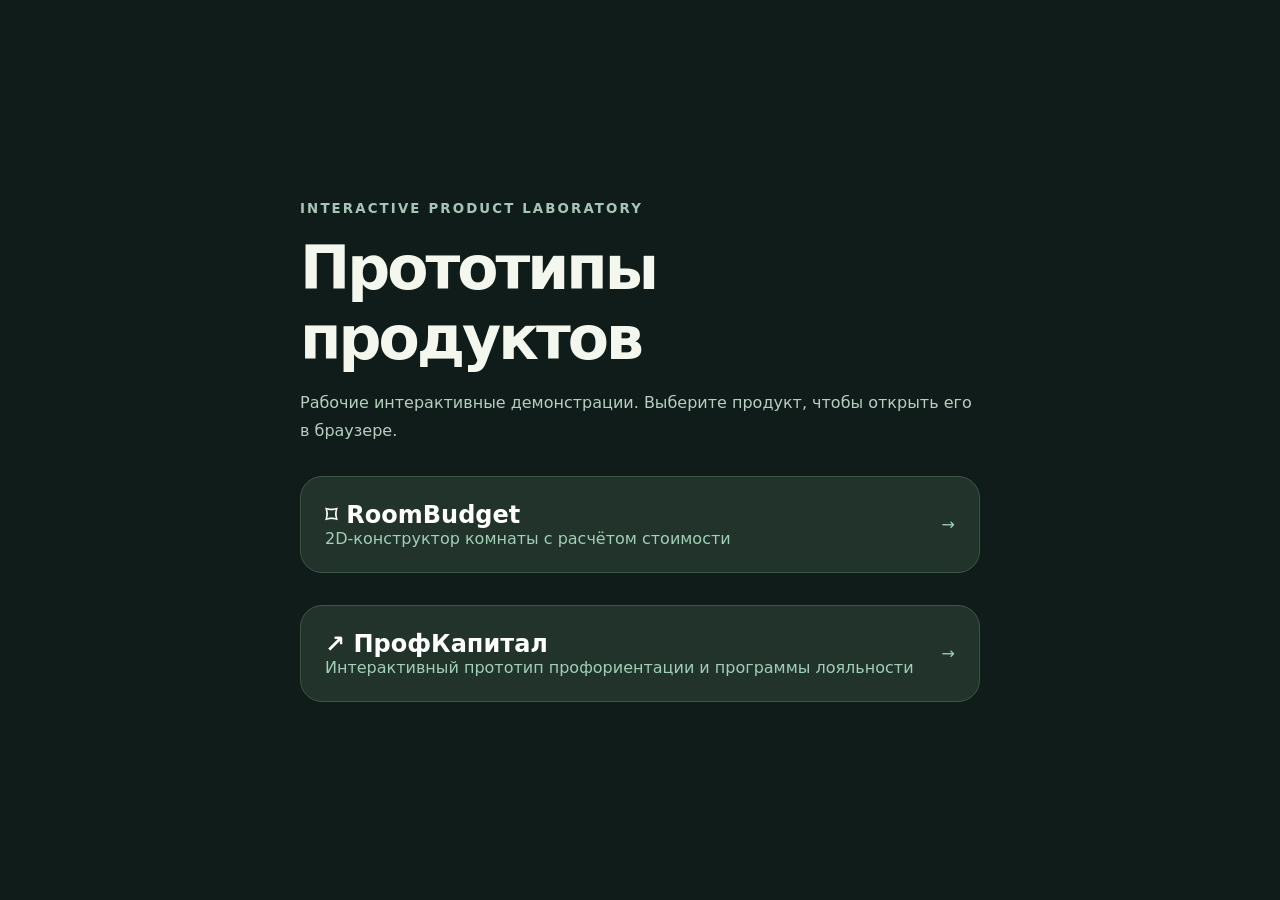
<file: index.html>
<!doctype html>
<html lang="ru">
<head>
<meta charset="UTF-8"><meta name="viewport" content="width=device-width, initial-scale=1">
<title>Product Prototypes</title>
<style>body{font-family:system-ui,-apple-system,sans-serif;background:#101c19;color:#f3f7ed;min-height:100vh;display:grid;place-items:center;margin:0;padding:24px;box-sizing:border-box}main{max-width:680px;width:100%}small{color:#a6c5b7;letter-spacing:.16em;text-transform:uppercase;font-weight:800}h1{font-size:clamp(32px,6vw,60px);letter-spacing:-.05em;margin:16px 0}p{line-height:1.7;color:#b8cec1}.card{display:flex;align-items:center;justify-content:space-between;gap:20px;background:#21332b;border:1px solid #3a5847;border-radius:22px;padding:24px;text-decoration:none;color:#fff;margin-top:32px}.card strong{display:block;font-size:24px}.card span{color:#a1cfb7}.card:hover{background:#2b4438}</style>
</head>
<body><main><small>Interactive product laboratory</small><h1>Прототипы продуктов</h1><p>Рабочие интерактивные демонстрации. Выберите продукт, чтобы открыть его в браузере.</p><a class="card" href="./roombudget/"><div><strong>⌑ RoomBudget</strong><span>2D-конструктор комнаты с расчётом стоимости</span></div><span aria-hidden="true">→</span></a><a class="card" href="./future/"><div><strong>↗ ПрофКапитал</strong><span>Интерактивный прототип профориентации и программы лояльности</span></div><span aria-hidden="true">→</span></a></main></body></html>
</file>
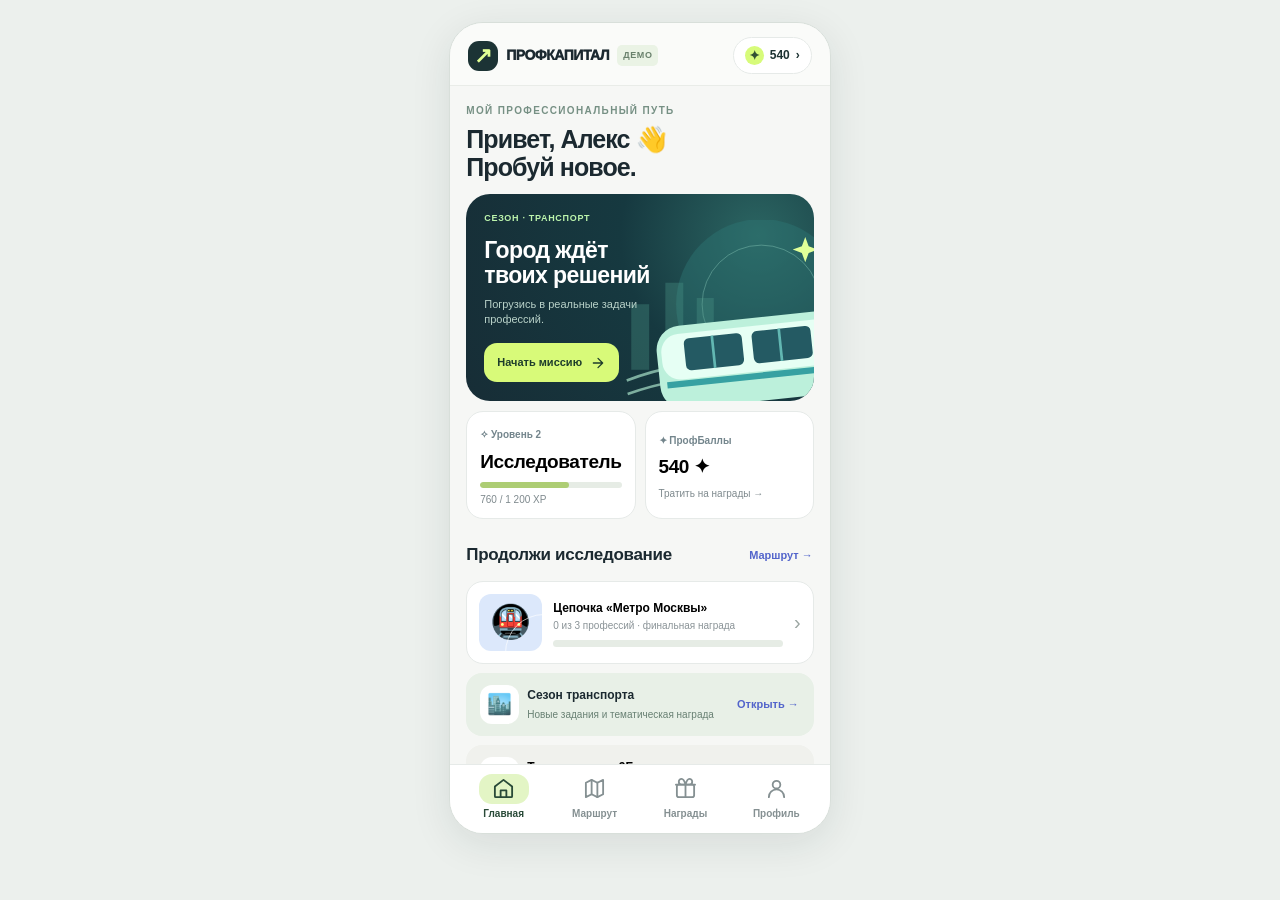
<file: future/index.html>
<!doctype html>
<html lang="ru">
<head>
<meta charset="utf-8">
<meta name="viewport" content="width=device-width,initial-scale=1,viewport-fit=cover">
<meta name="theme-color" content="#f6f7f5">
<meta name="apple-mobile-web-app-capable" content="yes">
<meta name="apple-mobile-web-app-title" content="ПрофКапитал">
<meta name="apple-mobile-web-app-status-bar-style" content="default">
<title>ПрофКапитал — интерактивный прототип</title>
<style>
html,body{margin:0;min-height:100%;background:#ecf0ed}
body{display:flex;justify-content:center;align-items:flex-start;padding:22px 14px;box-sizing:border-box}
@media(max-width:520px){
body{padding:0;display:block}
#pc-next{width:100%;max-width:none;height:100dvh;min-height:0;border:0;border-radius:0;box-shadow:none}
}
</style>
</head>
<body>
<div id="pc-next" class="pc-next">
<style>
#pc-next{--bg:#f6f7f5;--ink:#1b2930;--quiet:#74818b;--line:#e6eae8;--lime:#d7fb7a;--night:#142a31;--accent:#6671f6;font-family:-apple-system,BlinkMacSystemFont,'Segoe UI',sans-serif;font-size:14px;line-height:1.35;color:var(--ink);max-width:440px;margin:auto;background:var(--bg);height:min(810px,88dvh);min-height:580px;border-radius:26px;overflow:hidden;border:1px solid #d8dfda;box-shadow:0 10px 40px #152d2419;display:flex;flex-direction:column;position:relative;-webkit-font-smoothing:antialiased}
#pc-next *{box-sizing:border-box}#pc-next button{font:inherit;cursor:pointer;-webkit-tap-highlight-color:transparent}#pc-next button:focus-visible{outline:3px solid #6b74fa;outline-offset:2px}#pc-next button:disabled{cursor:default;opacity:.48}#pc-next .head{padding:14px 18px 11px;background:#fafbf9;display:flex;justify-content:space-between;align-items:center;gap:8px;border-bottom:1px solid #e9ece8;flex-shrink:0;z-index:2}#pc-next .logo{display:flex;gap:8px;align-items:center;font-size:14px;letter-spacing:-.5px;font-weight:950;white-space:nowrap}#pc-next .logomark{width:30px;height:30px;background:#1c3335;color:#e1ff95;border-radius:11px;display:grid;place-items:center;font-size:22px;font-weight:700}#pc-next .demo{font-size:9px;letter-spacing:.6px;color:#69816c;background:#eaf3e5;padding:4px 6px;border-radius:5px;font-weight:850}#pc-next .moneytop{white-space:nowrap;background:#fff;border:1px solid var(--line);color:#1d3333;border-radius:24px;padding:8px 11px;font-size:12px;font-weight:850;display:flex;align-items:center;gap:6px;min-height:36px}#pc-next .coin{background:var(--lime);color:#315033;display:inline-grid;place-items:center;height:19px;width:19px;border-radius:50%;font-size:13px}#pc-next .body{padding:18px 16px 29px;overflow-y:auto;flex:1;min-height:0;overscroll-behavior:contain;scrollbar-width:none}#pc-next .body::-webkit-scrollbar{display:none}#pc-next .tabbar{border-top:1px solid var(--line);background:#fff;display:grid;grid-template-columns:repeat(4,1fr);padding:5px 8px max(9px,env(safe-area-inset-bottom));flex-shrink:0;z-index:2}#pc-next .tab{background:transparent;border:0;color:#859092;min-height:54px;display:flex;flex-direction:column;justify-content:center;align-items:center;gap:3px;font-size:10px;font-weight:750;border-radius:15px}#pc-next .tab svg{width:23px;height:23px}#pc-next .tab.active{color:#294a38}#pc-next .tab.active .navicon{background:#e3f5c5}#pc-next .navicon{min-width:50px;height:30px;display:grid;place-items:center;border-radius:13px}
#pc-next .eyebrow{font-size:10px;font-weight:900;color:#769084;text-transform:uppercase;letter-spacing:1.35px}#pc-next h1{font-weight:900;font-size:25px;line-height:1.13;letter-spacing:-.9px;margin:7px 0 13px}#pc-next h2{font-size:17px;letter-spacing:-.3px;margin:0;font-weight:850}#pc-next h3{font-size:14px;letter-spacing:-.2px;margin:0;font-weight:850}#pc-next p{margin:8px 0;color:var(--quiet);line-height:1.5;font-size:12px}#pc-next .secondaryText{color:var(--quiet);font-size:11px}#pc-next .row{display:flex;align-items:center;justify-content:space-between;gap:8px}#pc-next .sectionhead{display:flex;justify-content:space-between;align-items:center;margin:22px 0 11px}#pc-next .pill{display:inline-flex;align-items:center;border-radius:7px;background:#e7f0dd;color:#527349;font-size:10px;font-weight:800;padding:6px 8px;gap:5px}#pc-next .mutedpill{background:#f0f2ef;color:#7b8886}#pc-next .card{background:#fff;border:1px solid var(--line);border-radius:18px;padding:15px}#pc-next .panel{background:#eef2ee;border-radius:15px;padding:14px}#pc-next .primary{background:#d8fa79;color:#1d3c2b;border:0;min-height:45px;padding:10px 15px;border-radius:13px;font-size:12px;font-weight:850;display:flex;align-items:center;justify-content:center;gap:8px}#pc-next .darkbtn{background:#1d333b;color:#fff;border:0;min-height:45px;padding:10px 15px;border-radius:13px;font-size:12px;font-weight:850;display:flex;align-items:center;justify-content:center;gap:7px}#pc-next .lightbtn{background:#eef2eb;color:#2a4c39;border:0;min-height:43px;padding:10px 13px;border-radius:13px;font-size:12px;font-weight:850;display:flex;align-items:center;justify-content:center;gap:7px}#pc-next .full{width:100%}#pc-next .link{border:0;background:none;padding:7px 1px;font-size:11px;font-weight:850;color:#5264cb}#pc-next .back{border:0;background:none;color:#71817c;font-size:12px;font-weight:750;padding:0 0 16px;display:flex;gap:6px;align-items:center}#pc-next .progress{height:7px;background:#e6ece5;overflow:hidden;border-radius:8px}#pc-next .progress span{display:block;height:100%;background:#adcd74;border-radius:8px;transition:width .35s}#pc-next .hero{background:radial-gradient(circle at 84% 20%,#2b6562 0,#163940 41%,#172d36 100%);border-radius:24px;padding:18px;min-height:207px;color:#fff;position:relative;overflow:hidden}#pc-next .hero .hero-text{position:relative;z-index:2;width:57%}#pc-next .hero h2{color:#fff;font-size:23px;letter-spacing:-.6px;line-height:1.1;margin:14px 0 7px}#pc-next .hero p{color:#b9d2c9;font-size:11px;line-height:1.43}#pc-next .hero .primary{margin-top:15px;min-height:39px;font-size:11px;padding:8px 13px;width:max-content;max-width:100%}#pc-next .hero-art{position:absolute;right:-53px;bottom:-7px;width:71%;height:91%;opacity:1;pointer-events:none}#pc-next .hero .hero-cap{font-size:9px;font-weight:800;letter-spacing:.7px;color:#bdf5ad}#pc-next .stats{display:grid;grid-template-columns:1fr 1fr;gap:9px;margin-top:10px}#pc-next .stat{border:1px solid var(--line);background:#fff;border-radius:17px;text-align:left;padding:12px 13px;min-width:0}#pc-next .stat small{font-size:10px;color:#73858c;font-weight:750}#pc-next .stat strong{display:block;font-size:19px;letter-spacing:-.4px;margin:6px 0 7px;overflow:hidden;text-overflow:ellipsis}#pc-next .stat .progress{height:6px}#pc-next .stat .fine{font-size:10px;color:#7f8a8e;margin-top:5px}#pc-next .horizontal{border:1px solid var(--line);background:#fff;border-radius:17px;display:flex;align-items:center;gap:11px;padding:12px;text-align:left;width:100%;margin:8px 0}#pc-next .thumb{height:57px;width:63px;display:grid;place-items:center;border-radius:12px;font-size:33px;flex-shrink:0;position:relative;overflow:hidden}#pc-next .thumb:after{content:'';border:1px solid #ffffffa3;width:76px;height:76px;position:absolute;left:26px;top:20px;border-radius:50%}#pc-next .horizontal .copy{min-width:0;flex:1}#pc-next .horizontal .copy b{font-size:12px;display:block;margin:3px 0}#pc-next .horizontal .copy small{font-size:10px;color:#8a9397;line-height:1.4;display:block}#pc-next .rightarr{color:#9ba6a2;font-size:20px}#pc-next .compactbox{display:flex;align-items:center;justify-content:space-between;gap:8px;padding:12px 14px;border-radius:16px;background:#e8f0e7;margin-top:9px}#pc-next .compactbox strong{display:block;font-size:12px}#pc-next .compactbox small{display:block;font-size:10px;color:#688073;margin-top:5px}#pc-next .smallcirc{height:39px;width:39px;border-radius:12px;background:#fff;display:grid;place-items:center;flex-shrink:0;font-size:20px}#pc-next .seg{display:grid;grid-template-columns:repeat(3,1fr);gap:4px;background:#e9eeea;padding:4px;border-radius:13px;margin-bottom:17px}#pc-next .seg button{background:transparent;color:#76857e;font-size:11px;font-weight:800;border:0;min-height:38px;border-radius:10px}#pc-next .seg button.on{color:#243c34;background:#fff;box-shadow:0 2px 8px #1b352111}#pc-next .questArt{width:100%;height:153px;border-radius:20px;display:grid;place-items:center;position:relative;overflow:hidden;margin-bottom:14px}#pc-next .questArt .illustration{font-size:85px;filter:drop-shadow(0 12px 8px #23432725);position:relative;z-index:2}#pc-next .questArt:before{content:'';border:1px solid #ffffffaa;border-radius:50%;position:absolute;width:185px;height:185px;right:0;top:25px}#pc-next .questArt:after{content:'';border:1px solid #ffffff8c;border-radius:50%;position:absolute;width:130px;height:130px;right:32px;top:50px}#pc-next .steps{display:grid;gap:12px;margin:14px 0 17px}#pc-next .step{display:flex;align-items:flex-start;gap:10px;font-size:12px;line-height:1.45}#pc-next .stepn{height:24px;width:24px;flex-shrink:0;display:grid;place-items:center;border-radius:8px;background:#e3efdd;color:#56784d;font-weight:900;font-size:11px}#pc-next .miniGrid{display:grid;grid-template-columns:repeat(2,1fr);gap:9px}#pc-next .miniTile{border:1px solid var(--line);background:#fff;border-radius:16px;padding:12px;text-align:left;min-height:100px}#pc-next .miniTile .big{font-size:30px;margin-bottom:7px}#pc-next .miniTile strong{font-size:12px;display:block}#pc-next .miniTile small{font-size:10px;color:#84918e;display:block;margin-top:4px}#pc-next .timeline{position:relative;padding-left:8px}#pc-next .tlrow{display:flex;gap:12px;position:relative;padding-bottom:10px;align-items:start}#pc-next .tlrow:not(:last-child):before{content:'';width:2px;height:calc(100% - 23px);background:#d9e4d4;position:absolute;top:27px;left:12px}#pc-next .tldot{height:26px;width:26px;flex:0 0 26px;background:#edf3ec;border:1px solid #cedbca;border-radius:50%;display:grid;place-items:center;color:#607c59;font-weight:900;z-index:1;font-size:11px}#pc-next .tldot.ok{background:#d5f29b;border-color:#c1df8f}#pc-next .tlbody{flex:1;min-width:0;background:#fff;border:1px solid var(--line);border-radius:14px;padding:11px 12px;text-align:left}#pc-next .tlbody b{font-size:12px}#pc-next .tlbody small{color:#899591;font-size:10px;display:block;margin-top:4px}#pc-next .mapcard{background:#1b353a;color:white;border-radius:21px;padding:16px;margin-bottom:12px}#pc-next .mapnodes{display:grid;grid-template-columns:repeat(3,1fr);gap:9px;margin-top:16px}#pc-next .node{border:1px solid #ffffff40;background:#ffffff19;color:white;border-radius:14px;min-height:86px;padding:11px 6px;display:flex;align-items:center;justify-content:center;flex-direction:column;gap:5px;text-align:center}#pc-next .node.sel{background:#d8fa7c;color:#1d3831;border-color:#d8fa7c}#pc-next .node .em{font-size:25px}#pc-next .node small{font-size:10px;font-weight:800}#pc-next .chips{display:flex;gap:7px;overflow-x:auto;scrollbar-width:none;padding-bottom:5px;margin:13px 0}#pc-next .chip{border:1px solid #dfe7e2;background:#fff;border-radius:20px;padding:8px 11px;font-size:11px;font-weight:800;color:#73817d;white-space:nowrap;flex-shrink:0}#pc-next .chip.on{background:#1f383b;color:white;border-color:#1f383b}#pc-next .product-grid{display:grid;grid-template-columns:1fr 1fr;gap:10px}#pc-next .product{border:1px solid var(--line);background:#fff;border-radius:17px;overflow:hidden;text-align:left;padding:0}#pc-next .product .photo{height:105px;display:grid;place-items:center;font-size:46px;position:relative}#pc-next .product .photo:before{content:'';height:115px;width:115px;border:1px solid #ffffffaa;border-radius:50%;position:absolute;left:30%;top:18%}#pc-next .product .photo span{position:relative;z-index:1}#pc-next .product .meta{min-height:80px;padding:11px;display:flex;flex-direction:column;gap:7px}#pc-next .product .meta strong{font-size:11px;line-height:1.3}#pc-next .product .meta small{font-size:11px;font-weight:850;color:#496644;margin-top:auto}#pc-next .avatar{height:59px;width:59px;border-radius:18px;background:linear-gradient(135deg,#d6fa87,#b3dd7e);display:grid;place-items:center;color:#2a4d3d;flex-shrink:0;font-size:32px;overflow:hidden}#pc-next .avatar.framed{border:4px solid #83bfff;box-shadow:0 0 0 2px #d5ecff}#pc-next .profilehero{border-radius:21px;padding:18px;color:white;background:linear-gradient(130deg,#18363a,#476d5b);position:relative;overflow:hidden}#pc-next .profilehero.theme{background:linear-gradient(130deg,#20445f,#308d99)}#pc-next .profilehero:after{content:'';width:170px;height:170px;position:absolute;border-radius:50%;border:1px solid #ffffff21;right:-53px;top:-33px}#pc-next .pinfo{display:flex;gap:12px;align-items:center;position:relative;z-index:1}#pc-next .pinfo .level{font-size:10px;color:#d4e7df}#pc-next .pinfo h2{font-size:22px;color:#fff;margin:3px 0}#pc-next .profilehero .progress{background:#ffffff42;margin-top:8px;position:relative;z-index:1}#pc-next .profilehero .progress span{background:#d9fa7d}#pc-next .quicklinks{display:grid;grid-template-columns:repeat(3,1fr);gap:8px;margin:12px 0}#pc-next .quicklinks button{background:#fff;border:1px solid var(--line);border-radius:15px;min-height:86px;padding:10px 4px;display:flex;flex-direction:column;align-items:center;justify-content:center;gap:7px;font-size:11px;font-weight:850;color:#31413f;text-align:center}#pc-next .quicklinks .em{font-size:24px}#pc-next .listrow{display:flex;align-items:center;gap:10px;padding:10px 0;border-bottom:1px solid #eef0eb}#pc-next .listrow:last-child{border-bottom:0}#pc-next .listrow .l-em{font-size:24px}#pc-next .listrow .grow{flex:1;min-width:0}#pc-next .listrow strong{font-size:12px}#pc-next .listrow small{display:block;font-size:10px;color:#87918d;margin-top:4px}#pc-next .badgegrid{display:grid;grid-template-columns:repeat(3,1fr);gap:8px}#pc-next .badge{background:#fff;border:1px solid var(--line);border-radius:14px;padding:10px 4px;text-align:center;font-size:25px}#pc-next .badge small{display:block;margin-top:7px;font-size:10px;font-weight:800}#pc-next .collection{width:100%;display:flex;align-items:center;gap:12px;border:1px solid var(--line);background:#fff;padding:13px;border-radius:16px;text-align:left;margin-bottom:9px}#pc-next .collection-icon{width:52px;height:52px;border-radius:13px;background:#edf4ec;display:grid;place-items:center;font-size:29px;flex-shrink:0}#pc-next .collection .grow{flex:1}#pc-next .collection strong{font-size:13px}#pc-next .collection small{display:block;font-size:10px;color:#7e8b8b;margin-top:4px}#pc-next .notice{border-radius:14px;background:#eaf2e7;color:#55735a;font-size:11px;line-height:1.45;padding:12px;margin-top:13px}#pc-next .confirmbox{text-align:center;background:#fff;border:1px solid var(--line);border-radius:21px;padding:24px 18px}#pc-next .success{background:linear-gradient(145deg,#1c3840,#276e59);color:white;border-radius:23px;padding:27px 19px;text-align:center}#pc-next .success h2{font-size:24px;line-height:1.15;margin:11px 0}#pc-next .success p{color:#d3e9df}#pc-next .earnrow{display:flex;gap:8px;justify-content:center;margin:20px 0}#pc-next .earnrow span{padding:10px;border-radius:12px;background:#ffffff27;font-weight:850}#pc-next .reaction{display:grid;grid-template-columns:repeat(3,1fr);gap:7px;margin:12px 0}#pc-next .reaction button{min-height:58px;border:1px solid #e1e8e0;background:#fff;border-radius:14px;font-size:11px;font-weight:750;display:flex;align-items:center;justify-content:center;flex-direction:column;gap:2px}#pc-next .reaction button.on{border:2px solid #8dbd65;background:#eff8e9}#pc-next .reaction .em{font-size:20px}#pc-next .modal-layer{position:absolute;inset:0;background:#14292caa;display:flex;align-items:flex-end;z-index:9}#pc-next .sheet{width:100%;max-height:86%;overflow-y:auto;border-radius:24px 24px 0 0;background:#fff;padding:15px 18px 24px;box-shadow:0 -8px 40px #0002}#pc-next .handle{width:38px;height:4px;background:#dfe4df;border-radius:4px;margin:0 auto 14px}#pc-next .sheet-title{display:flex;align-items:center;justify-content:space-between;gap:10px;margin-bottom:12px}#pc-next .close{width:32px;height:32px;border:0;border-radius:50%;background:#eff2ee;display:grid;place-items:center;font-size:20px;color:#566b63}#pc-next .receipt{font-size:21px;font-weight:900;letter-spacing:2px;background:#eff5e9;text-align:center;border-radius:14px;padding:17px;margin:14px 0}#pc-next .toast{position:absolute;z-index:10;bottom:80px;left:18px;right:18px;background:#1c3338;color:#fff;border-radius:13px;padding:12px;font-size:11px;font-weight:700;box-shadow:0 8px 24px #0002;text-align:center}#pc-next .hidden{display:none!important}
@media(min-width:680px){#pc-next{height:800px;border-radius:34px}}@media(max-width:365px){#pc-next h1{font-size:23px}#pc-next .hero h2{font-size:21px}#pc-next .hero-art{right:-70px}#pc-next .body{padding:15px 12px 23px}#pc-next .logo{font-size:12px}}
</style>
<div class="head"><div class="logo"><div class="logomark">↗</div> ПРОФКАПИТАЛ <span class="demo">ДЕМО</span></div><button class="moneytop" data-a="wallet"><span class="coin">✦</span><span data-balance>540</span> ›</button></div>
<main class="body" id="pcn-body"></main><nav class="tabbar" id="pcn-nav"></nav><div id="pcn-overlay"></div><div id="pcn-toast"></div>
<script>
(function(){
const root=document.getElementById('pc-next'),main=root.querySelector('#pcn-body'),nav=root.querySelector('#pcn-nav'),over=root.querySelector('#pcn-overlay'),toast=root.querySelector('#pcn-toast');
const icons={home:'<path d="m3 10 9-7 9 7v10a1 1 0 0 1-1 1H4a1 1 0 0 1-1-1z"/><path d="M9 21v-7h6v7"/>',map:'<path d="m3 6 6-3 6 3 6-3v15l-6 3-6-3-6 3z"/><path d="M9 3v15M15 6v15"/>',gift:'<rect x="3" y="8" width="18" height="13" rx="2"/><path d="M12 8v13M2 8h20M12 8H8a3 3 0 0 1 0-6c2.2 0 4 6 4 6Zm0 0h4a3 3 0 0 0 0-6c-2.2 0-4 6-4 6Z"/>',user:'<circle cx="12" cy="8" r="4"/><path d="M4 21a8 8 0 0 1 16 0"/>',arrow:'<path d="M5 12h14m-7-7 7 7-7 7"/>',check:'<path d="m5 12 4 4L19 6"/>',back:'<path d="m15 18-6-6 6-6"/>',qr:'<rect x="3" y="3" width="7" height="7" rx="1"/><rect x="14" y="3" width="7" height="7" rx="1"/><rect x="3" y="14" width="7" height="7" rx="1"/><path d="M14 14h2v2h-2zM20 14v4m-3 0h4m-7 3h6"/>',bolt:'<path d="m13 2-9 12h7l-1 8 10-12h-7z"/>',clock:'<circle cx="12" cy="12" r="9"/><path d="M12 7v5l3 2"/>',team:'<circle cx="9" cy="8" r="3"/><path d="M2 20v-2a7 7 0 0 1 14 0v2M17 5a3 3 0 0 1 0 6M19 14a5 5 0 0 1 3 5"/>',spark:'<path d="m12 2 2.5 7.5L22 12l-7.5 2.5L12 22l-2.5-7.5L2 12l7.5-2.5z"/>',shield:'<path d="m12 2 8 4v6c0 5-3 8-8 10-5-2-8-5-8-10V6z"/><path d="m8 12 3 3 5-6"/>'};
const ic=(id,size=19)=>`<svg width="${size}" height="${size}" viewBox="0 0 24 24" fill="none" stroke="currentColor" stroke-width="1.9" stroke-linecap="round" stroke-linejoin="round" aria-hidden="true">${icons[id]||icons.spark}</svg>`;
const missions=[{id:'metro',name:'Сбой в метро',sector:'Транспорт',title:'Диагностика дверей',emoji:'🚇',bg:'linear-gradient(130deg,#b6e9dc,#8ac8c6)',xp:200,coin:120,time:15,desc:'Перед отправлением состава одна дверь не закрывается. Найди возможную причину на учебном макете и обсуди решение с мастером.',steps:['Изучи вводную и осмотри макет','Найди возможную причину неисправности','Объясни решение мастеру'],badge:'Диагност'},
{id:'dispatcher',name:'Диспетчер смены',sector:'Транспорт',title:'Управление потоком',emoji:'🎛️',bg:'linear-gradient(130deg,#c6d8fc,#9db3ea)',xp:180,coin:100,time:12,desc:'Из-за задержки одного состава изменилось расписание. Расставь приоритеты и предложи план действий диспетчера.',steps:['Получите вводную о задержке','Распределите приоритеты движения','Защитите план перед мастером'],badge:'Координатор'},
{id:'electric',name:'Электромеханик',sector:'Транспорт',title:'Проверка системы',emoji:'⚡',bg:'linear-gradient(130deg,#fbe5ad,#f6c67a)',xp:220,coin:130,time:18,desc:'Проверь последовательность действий при поиске неисправности учебного электрооборудования.',steps:['Изучи схему учебной системы','Выбери порядок безопасной диагностики','Проверь решение с мастером'],badge:'Техник'},
{id:'hotel',name:'Отель: 20 гостей',sector:'Сервис',title:'Планирование смены',emoji:'🏨',bg:'linear-gradient(130deg,#ffe5d6,#f7b7a3)',xp:180,coin:90,time:12,desc:'Группа гостей приезжает раньше времени. Распредели роли и ресурсы, чтобы отель успел подготовиться.',steps:['Получи вводную','Распредели задачи команды','Объясни решение мастеру'],badge:'Организатор'},
{id:'factory',name:'Цех будущего',sector:'Производство',title:'Производственный процесс',emoji:'🦾',bg:'linear-gradient(130deg,#e3dcfc,#b6aaf2)',xp:220,coin:130,time:18,desc:'Спланируй последовательность производственных операций, чтобы команда выполнила заказ без ошибок.',steps:['Изучи заказ','Выбери последовательность операций','Проверь результат с мастером'],badge:'Инженер'}];
const goods=[{id:'frame',name:'Рамка инженера',price:260,kind:'style',tag:'Оформление',emoji:'⚙️',bg:'linear-gradient(135deg,#d7ecff,#b7ccfb)',desc:'Украшает аватар в цифровом кабинете.'},{id:'theme',name:'Тема «Метро»',price:380,kind:'style',tag:'Оформление',emoji:'🚇',bg:'linear-gradient(135deg,#c2efe6,#91d7d1)',desc:'Меняет оформление твоего профиля.'},{id:'badge',name:'Цифровой патч',price:140,kind:'style',tag:'Оформление',emoji:'🏅',bg:'linear-gradient(135deg,#fff0c5,#f7cf7c)',desc:'Коллекционный значок в профиле.'},{id:'event',name:'Встреча с мастером',price:650,kind:'event',tag:'Событие',emoji:'🎟️',bg:'linear-gradient(135deg,#e6dcfa,#c3b4f3)',desc:'Дополнительное мероприятие. Базовые профпробы остаются бесплатными.'},{id:'pin',name:'Фирменный значок',price:500,kind:'merch',tag:'Сувенир · идея',emoji:'📍',bg:'linear-gradient(135deg,#fce2e8,#f5b5c5)',desc:'Возможная физическая награда, если центр организует пункт выдачи.'}];
const s={page:'home',tab:'home',routeMode:'missions',rewardMode:'all',sector:'Транспорт',xp:760,coins:540,done:[],started:[],reactions:{},items:[],equipped:{frame:false,theme:false},ledger:[{name:'Стартовый демобаланс',v:540}],mission:'metro',modal:null,team:8,teamClaimed:false,seasonClaimed:false,chainClaimed:false,public:false};
const f=n=>Number(n).toLocaleString('ru-RU'),lvl=()=>s.xp>=2000?4:s.xp>=1200?3:2,lvln=()=>lvl()===4?'Навигатор':lvl()===3?'Практик':'Исследователь',limit=()=>lvl()===4?3000:lvl()===3?2000:1200,prog=()=>Math.min(100,Math.round(s.xp/limit()*100)),cnt=arr=>arr.filter(x=>s.done.includes(x)).length,trans=['metro','dispatcher','electric'];
const ill=`<svg class="hero-art" viewBox="0 0 250 210" xmlns="http://www.w3.org/2000/svg"><circle cx="145" cy="94" r="95" fill="#2d7774" opacity=".45"/><circle cx="145" cy="94" r="66" fill="none" stroke="#9ddcca" opacity=".4"/><path d="M-5 179Q110 135 253 182M-4 194Q110 153 253 198" stroke="#7dae9f" stroke-width="3" fill="none"/><path d="M0 167V94h20v73h18V70h20v97h15V87h19v80" fill="#4b9587" opacity=".35"/><g transform="translate(29 93) rotate(-6 100 55)"><rect x="0" y="17" rx="27" width="220" height="93" fill="#bcf0db"/><rect x="5" y="26" rx="20" width="210" height="51" fill="#e6fff4"/><rect x="31" y="32" rx="6" width="65" height="36" fill="#245a63"/><rect x="107" y="32" rx="6" width="66" height="36" fill="#245a63"/><path d="M63 32v36M138 32v36" stroke="#62b7b2" stroke-width="3"/><path d="M8 82h201" stroke="#37a1a2" stroke-width="7"/><circle cx="199" cy="92" r="5" fill="#ecffac"/></g><path d="m194 19 3.8 10.2L208 33l-10.2 3.8L194 47l-3.8-10.2L180 33l10.2-3.8z" fill="#e0ff98"/></svg>`;
function questCard(m){const done=s.done.includes(m.id);return `<button class="horizontal" data-a="mission" data-id="${m.id}"><div class="thumb" style="background:${m.bg}">${m.emoji}</div><div class="copy"><span class="pill ${done?'':'mutedpill'}" style="font-size:9px;padding:3px 6px">${done?'✓ ПРОЙДЕНО':m.sector.toUpperCase()}</span><b>${m.name}</b><small>${m.time} мин · +${m.xp} XP · +${m.coin} ✦</small></div><span class="rightarr">›</span></button>`}
function home(){let m=missions.find(x=>!s.done.includes(x.id))||missions[0];return `<div class="eyebrow">МОЙ ПРОФЕССИОНАЛЬНЫЙ ПУТЬ</div><h1>Привет, Алекс 👋<br>Пробуй новое.</h1><div class="hero">${ill}<div class="hero-text"><div class="hero-cap">СЕЗОН · ТРАНСПОРТ</div><h2>Город ждёт<br>твоих решений</h2><p>Погрузись в реальные задачи профессий.</p><button class="primary" data-a="mission" data-id="${m.id}">Начать миссию ${ic('arrow',16)}</button></div></div><div class="stats"><button class="stat" data-a="levels"><small>✧ Уровень ${lvl()}</small><strong>${lvln()}</strong><div class="progress"><span style="width:${prog()}%"></span></div><div class="fine">${f(s.xp)} / ${f(limit())} XP</div></button><button class="stat" data-a="wallet"><small>✦ ПрофБаллы</small><strong>${f(s.coins)} ✦</strong><div class="fine">Тратить на награды →</div></button></div><div class="sectionhead"><h2>Продолжи исследование</h2><button class="link" data-a="routeMode" data-id="chains">Маршрут →</button></div><button class="horizontal" data-a="routeMode" data-id="chains"><div class="thumb" style="background:#dce8fb">🚇</div><div class="copy"><b>Цепочка «Метро Москвы»</b><small>${cnt(trans)} из 3 профессий · финальная награда</small><div class="progress" style="margin-top:7px"><span style="width:${cnt(trans)/3*100}%"></span></div></div><span class="rightarr">›</span></button><div class="compactbox"><div class="smallcirc">🏙️</div><div style="flex:1"><strong>Сезон транспорта</strong><small>Новые задания и тематическая награда</small></div><button class="link" data-a="season">Открыть →</button></div><button class="compactbox" style="border:0;width:100%;text-align:left;background:#f0f1ed" data-a="team"><div class="smallcirc">👥</div><div style="flex:1"><strong>Твоя команда · 9Б</strong><small>Общая цель: ${s.team}/12 проб</small></div><span class="rightarr">›</span></button><button class="lightbtn full" style="margin-top:12px" data-a="qr">${ic('qr',17)} Вход через QR на площадке</button>`}
function route(){return `<div class="eyebrow">ВЫБИРАЙ И ИССЛЕДУЙ</div><h1>Мой маршрут</h1><div class="seg">${[['missions','Миссии'],['chains','Цепочки'],['map','Карта']].map(x=>`<button data-a="routeMode" data-id="${x[0]}" class="${s.routeMode===x[0]?'on':''}">${x[1]}</button>`).join('')}</div>${s.routeMode==='missions'?`<div class="row"><h2>Профессиональные пробы</h2><span class="pill">${s.done.length}/${missions.length}</span></div><p>Выбирай реальную задачу. Награда начисляется после проверки ведущим.</p>${missions.map(questCard).join('')}`:s.routeMode==='chains'?chains():mapView()}`}
function chains(){return `<div class="card" style="margin-bottom:12px"><div class="row"><div><div class="eyebrow">КАРЬЕРНАЯ ЦЕПОЧКА</div><h2 style="margin-top:5px">Профессии метро</h2></div><span style="font-size:28px">🚇</span></div><p>Три связанные профессии, три разных типа рабочих задач.</p><div class="row" style="margin:12px 0 6px"><strong style="font-size:12px">${cnt(trans)} из 3 этапов</strong><span class="pill">Награда: 160 ✦</span></div><div class="progress"><span style="width:${cnt(trans)/3*100}%"></span></div></div><div class="timeline">${trans.map((id,i)=>{let m=missions.find(x=>x.id===id),d=s.done.includes(id);return `<div class="tlrow"><div class="tldot ${d?'ok':''}">${d?ic('check',14):i+1}</div><button class="tlbody" data-a="mission" data-id="${id}"><b>${m.name}</b><small>${d?'Выполнено · опыт в паспорте':m.title+' · доступно для прохождения'} →</small></button></div>`}).join('')}</div><button class="${cnt(trans)===3?'primary':'lightbtn'} full" data-a="chainClaim" ${s.chainClaimed?'disabled':''}>${s.chainClaimed?'✓ Награда за цепочку получена':cnt(trans)===3?'Забрать награду за цепочку':'Пройди три профессии для награды'} ${cnt(trans)===3&&!s.chainClaimed?ic('arrow',16):''}</button><div class="notice">Все основные профессиональные пробы доступны без покупки и без ограничений по уровню.</div>`}
function mapView(){const sectors=[['Транспорт','🚇'],['Сервис','🏨'],['Производство','🦾']];let arr=missions.filter(x=>x.sector===s.sector);return `<div class="mapcard"><div class="eyebrow" style="color:#c0ddc5">КАРТА ПРОФЕССИЙ</div><h2 style="color:white;margin-top:6px">Исследуй отрасли города</h2><p style="color:#b6d2cc">Выбери направление — покажем доступные профессиональные пробы.</p><div class="mapnodes">${sectors.map(([n,e])=>`<button class="node ${s.sector===n?'sel':''}" data-a="sector" data-id="${n}"><span class="em">${e}</span><small>${n}</small></button>`).join('')}</div></div><div class="row"><h2>${s.sector}</h2><span class="pill">${arr.filter(x=>s.done.includes(x.id)).length}/${arr.length}</span></div>${arr.map(questCard).join('')}<div class="notice">Карта отражает исследованный опыт, а не оценку профессиональной пригодности.</div>`}
function mission(){const m=missions.find(x=>x.id===s.mission),done=s.done.includes(m.id),started=s.started.includes(m.id);return `<button class="back" data-a="nav" data-id="route">${ic('back',15)} Мой маршрут</button><div class="questArt" style="background:${m.bg}"><div class="illustration">${m.emoji}</div></div><span class="eyebrow">${m.sector.toUpperCase()} · ${m.time} МИНУТ</span><h1 style="margin:7px 0 9px">${m.name}</h1><p>${m.desc}</p><div class="row" style="justify-content:flex-start;margin:15px 0;flex-wrap:wrap"><span class="pill">✧ +${m.xp} XP</span><span class="pill">✦ +${m.coin} баллов</span></div><div class="sectionhead"><h2>Что нужно сделать</h2></div><div class="steps">${m.steps.map((x,i)=>`<div class="step"><span class="stepn">${i+1}</span><span>${x}</span></div>`).join('')}</div><div class="notice">📍 Это офлайн-проба. Само нажатие кнопки или сканирование QR не начисляет награду.</div><button style="margin-top:15px" class="primary full" data-a="${done?'passport':started?'verify':'start'}">${done?'Посмотреть в карьерном паспорте':started?'Я выполнил задание →':'Начать профессиональную пробу →'}</button>`}
function verify(){const m=missions.find(x=>x.id===s.mission);return `<button class="back" data-a="mission" data-id="${m.id}">${ic('back',15)} К заданию</button><div class="confirmbox"><div style="font-size:52px">🛡️</div><div class="eyebrow" style="margin-top:7px">ПРОВЕРКА НА ПЛОЩАДКЕ</div><h1>Подтверждение<br>ведущим</h1><p>Покажи мастеру результат выполнения профессиональной пробы. После его проверки начислятся опыт и баллы.</p><div class="panel" style="text-align:left;margin:15px 0"><strong>${m.name}</strong><div class="row" style="font-size:11px;margin-top:8px"><span>За выполнение</span><b>+${m.xp} XP · +${m.coin} ✦</b></div></div><button class="darkbtn full" data-a="confirm">${ic('shield',17)} Подтвердить как ведущий (демо)</button><p style="font-size:10px;margin-top:11px">В рабочем продукте понадобится авторизация сотрудника.</p></div>`}
function success(){const m=missions.find(x=>x.id===s.mission);return `<div class="success"><div style="font-size:50px">🏅</div><div class="eyebrow" style="color:#bbf5bc">ПРОБА ЗАВЕРШЕНА</div><h2>Новый опыт<br>получен!</h2><p>${m.name}: результат подтверждён мастером.</p><div class="earnrow"><span>+${m.xp} XP</span><span>+${m.coin} ✦</span></div><div style="font-size:12px;font-weight:800">Открыто достижение «${m.badge}»</div></div><div class="card" style="margin-top:12px"><h2>Как тебе эта профессия?</h2><p>Ответ поможет вспомнить впечатления в карьерном паспорте.</p><div class="reaction">${[['yes','🔥','Интересно'],['neutral','🙂','Нормально'],['no','🤔','Не моё']].map(([id,em,n])=>`<button class="${s.reactions[m.id]===id?'on':''}" data-a="reaction" data-id="${id}"><span class="em">${em}</span>${n}</button>`).join('')}</div><button class="primary full" data-a="passport">Карьерный паспорт →</button><button class="lightbtn full" data-a="nav" data-id="route" style="margin-top:8px">Другие профессии</button></div>`}
function season(){const v=cnt(trans.slice(0,2)),ready=v===2;return `<button class="back" data-a="nav" data-id="home">${ic('back',15)} Главная</button><div class="hero" style="min-height:183px"><div class="hero-text"><div class="hero-cap">ТЕМАТИЧЕСКОЕ СОБЫТИЕ</div><h2>Сезон<br>транспорта</h2><p>Исследуй, кто поддерживает движение города.</p></div>${ill}</div><div class="sectionhead"><h2>Сезонные задания</h2><span class="pill">${v}/2</span></div><p>Пройди две разные задачи, чтобы получить тематическое оформление профиля.</p>${trans.slice(0,2).map(x=>questCard(missions.find(m=>m.id===x))).join('')}<div class="card"><div class="row"><span style="font-size:29px">🎨</span><div style="flex:1"><strong style="font-size:12px">Фон «Город в движении»</strong><div class="secondaryText">Цифровая награда сезона</div></div></div><div class="progress" style="margin:12px 0"><span style="width:${v/2*100}%"></span></div><button class="${ready?'primary':'lightbtn'} full" data-a="seasonClaim" ${s.seasonClaimed?'disabled':''}>${s.seasonClaimed?'✓ Награда получена':ready?'Получить сезонную награду':'Сначала пройди две миссии'}</button></div><div class="notice">Сезон не требует ежедневных входов и не наказывает за пропуски.</div>`}
function team(){return `<button class="back" data-a="nav" data-id="home">${ic('back',15)} Главная</button><div class="eyebrow">СОВМЕСТНАЯ ЦЕЛЬ</div><h1>Команда 9Б 👥</h1><div class="card"><div class="row"><div><h2>Исследуем профессии вместе</h2><p>Накопим 12 подтверждённых проб класса.</p></div><span style="font-size:31px">🤝</span></div><div style="font-size:32px;font-weight:900;margin:8px 0">${s.team}<span style="font-size:18px;color:#8c9995"> / 12</span></div><div class="progress"><span style="width:${s.team/12*100}%"></span></div></div><div class="sectionhead"><h2>Награда команды</h2></div><div class="horizontal" style="cursor:default"><div class="thumb" style="background:#e0eaf8">🏆</div><div class="copy"><b>Командная инженерная миссия</b><small>Дополнительная групповая активность · демо</small></div></div><button class="${s.team===12?'primary':'lightbtn'} full" data-a="teamClaim" ${s.team!==12||s.teamClaimed?'disabled':''}>${s.teamClaimed?'✓ Командная цель выполнена':s.team===12?'Открыть командную награду':'Нужно ещё '+(12-s.team)+' проб'}</button><div class="notice">Вместо личного рейтинга — общая цель. В демо прохождение каждой новой миссии увеличивает общий прогресс на 1.</div><button class="lightbtn full" style="margin-top:10px" data-a="teamDemo">Добавить вклад другого участника (демо)</button>`}
function shop(){const rows=s.rewardMode==='owned'?goods.filter(x=>s.items.includes(x.id)):goods.filter(x=>s.rewardMode==='all'||x.kind===s.rewardMode);return `<div class="eyebrow">ВИРТУАЛЬНАЯ ЭКОНОМИКА</div><h1>Каталог наград</h1><div class="card row" style="background:#1b3539;color:#fff;border:0"><div><div style="font-size:10px;color:#c1d6c9">Доступно ПрофБаллов</div><div style="font-weight:900;font-size:26px;margin-top:5px">${f(s.coins)} ✦</div></div><button class="lightbtn" data-a="wallet" style="background:#34544c;color:#e3ffd0;min-height:39px">История →</button></div><div class="chips">${[['all','Все'],['style','Оформление'],['event','События'],['merch','Сувениры'],['owned','Мои']].map(([id,t])=>`<button class="chip ${s.rewardMode===id?'on':''}" data-a="rewardMode" data-id="${id}">${t}</button>`).join('')}</div>${rows.length?`<div class="product-grid">${rows.map(g=>`<button class="product" data-a="product" data-id="${g.id}"><div class="photo" style="background:${g.bg}"><span>${g.emoji}</span></div><div class="meta"><strong>${g.name}</strong><small>${s.items.includes(g.id)?'✓ Получено':'✦ '+g.price}</small></div></button>`).join('')}</div>`:`<div class="card" style="text-align:center;padding:24px"><div style="font-size:37px">🎒</div><h2>Пока пусто</h2><p>Зарабатывай ПрофБаллы и выбирай награды.</p><button class="lightbtn full" data-a="rewardMode" data-id="all">В каталог</button></div>`}<div class="notice">Все покупки демонстрационные. Физический магазин и партнёрские предложения не подтверждены.</div>`}
function profile(){return `<div class="eyebrow">МОЙ ЦИФРОВОЙ КАБИНЕТ</div><h1>Карьерный паспорт</h1><div class="profilehero ${s.equipped.theme?'theme':''}"><div class="pinfo"><div class="avatar ${s.equipped.frame?'framed':''}">🧑🏻‍🚀</div><div><div class="level">УЧАСТНИК ПРОГРАММЫ</div><h2>Алекс</h2><div class="level">${lvln()} · уровень ${lvl()}</div></div></div><div class="row" style="font-size:10px;margin-top:17px"><b>Мой ПрофОпыт</b><span>${f(s.xp)} / ${f(limit())} XP</span></div><div class="progress"><span style="width:${prog()}%"></span></div></div><div class="quicklinks"><button data-a="collections"><span class="em">🗂️</span>Коллекции</button><button data-a="levels"><span class="em">🏅</span>Уровни</button><button data-a="styling"><span class="em">🎨</span>Мой стиль</button></div><div class="sectionhead"><h2>Что я попробовал</h2><span class="pill">${s.done.length} проб</span></div><div class="card">${s.done.length?s.done.map(id=>{const m=missions.find(x=>x.id===id);const react={yes:'🔥 Интересно',neutral:'🙂 Нормально',no:'🤔 Не моё'};return `<div class="listrow"><span class="l-em">${m.emoji}</span><div class="grow"><strong>${m.name}</strong><small>${m.title} · ${react[s.reactions[id]]||'Впечатление не указано'}</small></div><span style="color:#68a254">${ic('check',17)}</span></div>`}).join(''):`<div style="text-align:center;padding:12px"><div style="font-size:32px">🧭</div><p>Карьерный паспорт заполнится после первой профессиональной пробы.</p><button class="lightbtn full" data-a="nav" data-id="route">Выбрать профессию</button></div>`}</div><div class="sectionhead"><h2>Достижения</h2></div><div class="badgegrid"><div class="badge">🌱<small>Первый шаг</small></div>${s.done.map(id=>{const m=missions.find(x=>x.id===id);return `<div class="badge">${m.emoji}<small>${m.badge}</small></div>`}).join('')}${s.chainClaimed?'<div class="badge">🏆<small>Мастер метро</small></div>':''}${s.teamClaimed?'<div class="badge">🤝<small>Команда</small></div>':''}</div><button class="lightbtn full" style="margin-top:13px" data-a="settings">Настройки и сброс демо</button><p style="font-size:10px">Игровой опыт не заменяет реальную квалификацию или профдиагностику.</p>`}
function collections(){const rows=[{name:'Московский транспорт',emoji:'🚇',list:trans},{name:'Городские сервисы',emoji:'🏨',list:['hotel']},{name:'Производство',emoji:'🦾',list:['factory']}];return `<button class="back" data-a="nav" data-id="profile">${ic('back',15)} Карьерный паспорт</button><div class="eyebrow">МОИ ОТКРЫТИЯ</div><h1>Коллекции профессий</h1><p>Собирай не картинки, а опыт настоящих профессиональных проб.</p>${rows.map((x,i)=>{const c=cnt(x.list);return `<button class="collection" data-a="collection" data-id="${i}"><div class="collection-icon">${x.emoji}</div><div class="grow"><strong>${x.name}</strong><small>${c} из ${x.list.length} исследовано</small><div class="progress" style="margin-top:8px"><span style="width:${c/x.list.length*100}%"></span></div></div><span class="rightarr">›</span></button>`}).join('')}<div class="notice">Завершение коллекции — цель для исследования разных профессий, не оценка способностей.</div>`}
function levels(){const list=[{id:1,name:'Новичок',xp:'0 XP',gain:'Первое достижение'}, {id:2,name:'Исследователь',xp:'400 XP',gain:'Коллекции и оформление'},{id:3,name:'Практик',xp:'1 200 XP',gain:'Дополнительная экспертная миссия'},{id:4,name:'Навигатор',xp:'2 000 XP',gain:'Особая тема профиля'}];return `<button class="back" data-a="nav" data-id="profile">${ic('back',15)} Профиль</button><div class="eyebrow">КАРЬЕРНАЯ ПРОГРЕССИЯ</div><h1>Мои уровни</h1><div class="card"><div class="row"><h2>Уровень ${lvl()} · ${lvln()}</h2><span class="pill">${f(s.xp)} XP</span></div><p>До следующей ступени: ${Math.max(0,limit()-s.xp)} XP</p><div class="progress"><span style="width:${prog()}%"></span></div></div><div class="sectionhead"><h2>Путь развития</h2></div><div class="timeline">${list.map(x=>`<div class="tlrow"><div class="tldot ${x.id<=lvl()?'ok':''}">${x.id<=lvl()?ic('check',13):x.id}</div><div class="tlbody"><b>${x.id}. ${x.name}</b><small>${x.xp} · ${x.gain}</small></div></div>`).join('')}</div><div class="notice">ПрофОпыт не тратится. Более высокий уровень даёт новые возможности, но не блокирует базовое обучение.</div>${lvl()>=3?`<button class="primary full" style="margin-top:10px" data-a="season">Перейти к новым возможностям →</button>`:''}`}
function styling(){const owned=s.items.filter(id=>goods.some(g=>g.id===id&&g.kind==='style'));if(s.seasonClaimed)owned.push('season');return `<button class="back" data-a="nav" data-id="profile">${ic('back',15)} Профиль</button><div class="eyebrow">ПЕРСОНАЛИЗАЦИЯ</div><h1>Мой стиль</h1><div class="profilehero ${s.equipped.theme?'theme':''}"><div class="pinfo"><div class="avatar ${s.equipped.frame?'framed':''}">🧑🏻‍🚀</div><div><div class="level">МОЙ АВАТАР</div><h2>Алекс</h2><div class="level">Предпросмотр оформления</div></div></div></div><div class="sectionhead"><h2>Мои предметы</h2><span class="pill">${owned.length}</span></div>${owned.length?owned.map(id=>{const g=goods.find(x=>x.id===id);const isSeason=id==='season';const name=isSeason?'Фон «Город в движении»':g.name;const emoji=isSeason?'🎨':g.emoji;const equipped=isSeason?s.equipped.theme:s.equipped[id]||false;return `<div class="horizontal" style="cursor:default"><div class="thumb" style="background:#e5f0ef">${emoji}</div><div class="copy"><b>${name}</b><small>${equipped?'Применено':'Куплено или получено'}</small></div><button class="lightbtn" data-a="equip" data-id="${id}" style="min-height:35px;font-size:10px">${equipped?'Снять':'Применить'}</button></div>`}).join(''):`<div class="card"><p>Предметов ещё нет. Получи оформление за баллы или в сезоне.</p></div>`}<button class="primary full" style="margin-top:12px" data-a="nav" data-id="shop">В каталог наград →</button>`}
function overlay(){if(!s.modal)return '';let {type,id}=s.modal;let body='';if(type==='wallet')body=`<h2>Кошелёк</h2><div class="panel" style="margin:13px 0"><span class="secondaryText">Доступно ПрофБаллов</span><div style="font-size:28px;font-weight:900">${f(s.coins)} ✦</div><small style="color:#809086">Опыт: ${f(s.xp)} XP, не расходуется</small></div><h3>История операций</h3>${s.ledger.map(x=>`<div class="listrow"><div class="grow"><strong>${x.name}</strong></div><b style="color:${x.v<0?'#ae626b':'#60914b'}">${x.v>0?'+':''}${x.v} ✦</b></div>`).join('')}`;
if(type==='qr')body=`<h2>Точки входа в центре</h2><p>В реальном центре школьник сканирует QR. Здесь выбери точку вручную.</p><div class="panel" style="text-align:center;padding:18px"><div style="font-size:50px">▦</div><div style="font-size:10px;color:#667968">Пример постера · QR не действующий</div></div>${[['welcome','🏁','Регистрация','Главный экран'],['metro','🚇','Учебное метро','Открытие профессиональной пробы'],['prize','🎁','Стойка наград','Каталог поощрений']].map(([id,em,name,desc])=>`<button class="horizontal" data-a="entry" data-id="${id}"><div class="smallcirc" style="background:#eef3eb">${em}</div><div class="copy"><b>${name}</b><small>${desc}</small></div><span class="rightarr">›</span></button>`).join('')}`;
if(type==='product'){const g=goods.find(x=>x.id===id),owned=s.items.includes(id);body=`<div class="questArt" style="background:${g.bg};height:128px"><div class="illustration" style="font-size:63px">${g.emoji}</div></div><span class="eyebrow">${g.tag.toUpperCase()}</span><h2 style="font-size:20px;margin:7px 0">${g.name}</h2><p>${g.desc}</p><div class="panel row" style="margin:13px 0"><div><small>Стоимость</small><div style="font-size:20px;font-weight:900">${g.price} ✦</div></div><div><small>Баланс</small><div style="font-weight:900">${f(s.coins)} ✦</div></div></div><button class="primary full" data-a="buy" data-id="${id}" ${owned||s.coins<g.price?'disabled':''}>${owned?'✓ Уже в инвентаре':s.coins<g.price?'Недостаточно баллов':'Обменять ПрофБаллы →'}</button>${owned&&g.kind==='style'?'<button class="lightbtn full" style="margin-top:8px" data-a="styling">Открыть редактор профиля</button>':''}`;}
if(type==='receipt'){const g=goods.find(x=>x.id===id);body=`<div style="text-align:center;font-size:52px">🎁</div><h2 style="text-align:center">Награда получена</h2><p style="text-align:center">${g.name}. Баллы списались, опыт и уровень не изменились.</p>${g.kind==='merch'?'<div class="receipt">PROF-DEMO-24</div><p>Это учебный код, реальные сувениры не выдаёт.</p>':g.kind==='event'?'<div class="notice">Дополнительная встреча появилась в разделе «Мои награды». Реальной записи нет.</div>':'<div class="notice">Предмет добавлен в инвентарь — его можно применить в редакторе профиля.</div>'}<button class="primary full" data-a="${g.kind==='style'?'styling':'dismiss'}">${g.kind==='style'?'Применить в профиле →':'Готово'}</button>`;}
if(type==='collection'){let arr=[{n:'Московский транспорт',list:trans},{n:'Городские сервисы',list:['hotel']},{n:'Производство',list:['factory']}][Number(id)];body=`<h2>${arr.n}</h2><p>${cnt(arr.list)} / ${arr.list.length} профессий изучено</p>${arr.list.map(x=>{let m=missions.find(z=>z.id===x);return `<button class="horizontal" data-a="mission" data-id="${m.id}"><div class="smallcirc">${m.emoji}</div><div class="copy"><b>${m.name}</b><small>${s.done.includes(x)?'✓ Пройдено':'Ещё не исследовано'}</small></div><span class="rightarr">›</span></button>`}).join('')}`;}
if(type==='settings')body=`<h2>Настройки</h2><div class="card" style="margin:12px 0"><div class="row"><div><b>Публичный профиль</b><p style="margin:3px 0">Выключен по умолчанию</p></div><button class="lightbtn" data-a="privacy">${s.public?'Включён':'Выключен'}</button></div></div><div class="notice">Настройка публичности демонстрационная. Публикации персональных данных здесь нет.</div><button class="lightbtn full" data-a="reset" style="margin-top:12px">Сбросить все демоданные ↺</button>`;
return `<div class="modal-layer" data-a="outside"><div class="sheet"><div class="handle"></div><div class="sheet-title"><div class="eyebrow">ПРОФКАПИТАЛ · ДЕМО</div><button class="close" data-a="dismiss">×</button></div>${body}</div></div>`;}
function render(){root.querySelector('[data-balance]').textContent=f(s.coins);const pages={home,route,mission,verify,success,season,team,shop,profile,collections,levels,styling};main.innerHTML=(pages[s.page]||home)();nav.innerHTML=[['home','home','Главная'],['route','map','Маршрут'],['shop','gift','Награды'],['profile','user','Профиль']].map(([p,icon,name])=>`<button data-a="nav" data-id="${p}" class="tab ${s.tab===p?'active':''}"><span class="navicon">${ic(icon,22)}</span>${name}</button>`).join('');over.innerHTML=overlay()}
function go(page){s.page=page;s.tab=['home','season','team'].includes(page)?'home':['route','mission','verify','success'].includes(page)?'route':page==='shop'?'shop':'profile';s.modal=null;main.scrollTop=0;render()}
function notify(msg){toast.innerHTML=`<div class="toast">${msg}</div>`;setTimeout(()=>{toast.innerHTML=''},2600)}
function act(a,id){if(a==='nav')return go(id);if(a==='routeMode'){s.routeMode=id;return go('route')}if(a==='rewardMode'){s.rewardMode=id;return render()}if(a==='sector'){s.sector=id;return render()}if(a==='mission'){s.mission=id;return go('mission')}if(['season','team','levels','collections','styling'].includes(a))return go(a);if(a==='passport')return go('profile');if(a==='start'){if(!s.started.includes(s.mission))s.started.push(s.mission);notify('Задание начато — выполни его офлайн');return render()}if(a==='verify')return go('verify');if(a==='confirm'){if(!s.done.includes(s.mission)){const m=missions.find(x=>x.id===s.mission);s.done.push(m.id);s.xp+=m.xp;s.coins+=m.coin;s.team=Math.min(12,s.team+1);s.ledger.unshift({name:'Проба: '+m.name,v:m.coin})}return go('success')}if(a==='reaction'){s.reactions[s.mission]=id;return render()}if(a==='chainClaim'){if(cnt(trans)===3&&!s.chainClaimed){s.chainClaimed=true;s.coins+=160;s.ledger.unshift({name:'Цепочка: Метро',v:160});render();notify('Цепочка завершена! +160 ПрофБаллов')}return}if(a==='seasonClaim'){if(cnt(trans.slice(0,2))===2&&!s.seasonClaimed){s.seasonClaimed=true;render();notify('Тематическое оформление добавлено в инвентарь')}return}if(a==='teamDemo'){s.team=Math.min(12,s.team+1);render();notify('Добавлен демонстрационный вклад класса');return}if(a==='teamClaim'){if(s.team===12&&!s.teamClaimed){s.teamClaimed=true;render();notify('Открыта командная миссия (демо)')}return}if(a==='product'){s.modal={type:'product',id};return render()}if(a==='buy'){const g=goods.find(x=>x.id===id);if(g&&!s.items.includes(id)&&s.coins>=g.price){s.items.push(id);s.coins-=g.price;s.ledger.unshift({name:'Награда: '+g.name,v:-g.price});s.modal={type:'receipt',id};return render()}return}if(a==='equip'){let key=id==='season'?'theme':id;if(key==='theme'||key==='frame'){s.equipped[key]=!s.equipped[key];render();notify(s.equipped[key]?'Оформление применено':'Оформление снято')}else notify('Значок добавлен в коллекцию');return}if(a==='qr'||a==='wallet'||a==='settings'){s.modal={type:a};return render()}if(a==='collection'){s.modal={type:'collection',id};return render()}if(a==='entry'){if(id==='metro'){s.mission='metro';go('mission')}else go(id==='prize'?'shop':'home');return}if(a==='dismiss'){s.modal=null;return render()}if(a==='privacy'){s.public=!s.public;render();notify('Изменено только в деморежиме');return}if(a==='reset'){Object.assign(s,{page:'home',tab:'home',routeMode:'missions',rewardMode:'all',sector:'Транспорт',xp:760,coins:540,done:[],started:[],reactions:{},items:[],equipped:{frame:false,theme:false},ledger:[{name:'Стартовый демобаланс',v:540}],mission:'metro',modal:null,team:8,teamClaimed:false,seasonClaimed:false,chainClaimed:false,public:false});go('home');notify('Демо сброшено')}}
root.addEventListener('click',e=>{const b=e.target.closest('[data-a]');if(!b||!root.contains(b))return;const a=b.dataset.a;if(a==='outside'){if(e.target===b){s.modal=null;render()}return}act(a,b.dataset.id)});
render();
})();
</script>
</div>

<!-- Responsive standalone web-app override: after embedded component styles so cascade cannot reset the viewport height. -->
<style id="standalone-layout-fix">
@media (max-width: 600px), (display-mode: standalone) {
  html, body {
    width: 100%;
    height: 100%;
    min-height: 0;
    margin: 0;
    overflow: hidden;
    background: #f6f7f5;
  }
  body {
    display: block;
    padding: 0;
  }
  #pc-next {
    width: 100%;
    max-width: none;
    height: 100vh;
    height: 100dvh;
    min-height: 0;
    margin: 0;
    border: 0;
    border-radius: 0;
    box-shadow: none;
  }
  #pc-next .head {
    padding-top: calc(14px + env(safe-area-inset-top, 0px));
  }
  #pc-next .body {
    min-height: 0;
    overscroll-behavior-y: contain;
    -webkit-overflow-scrolling: touch;
  }
  #pc-next .tabbar {
    flex-shrink: 0;
    padding-bottom: max(10px, env(safe-area-inset-bottom, 0px));
  }
}
@media (min-width: 601px) and (display-mode: browser) {
  #pc-next {
    height: min(810px, calc(100dvh - 44px));
    min-height: min(580px, calc(100dvh - 44px));
  }
}
</style>
</body>
</html>
</file>
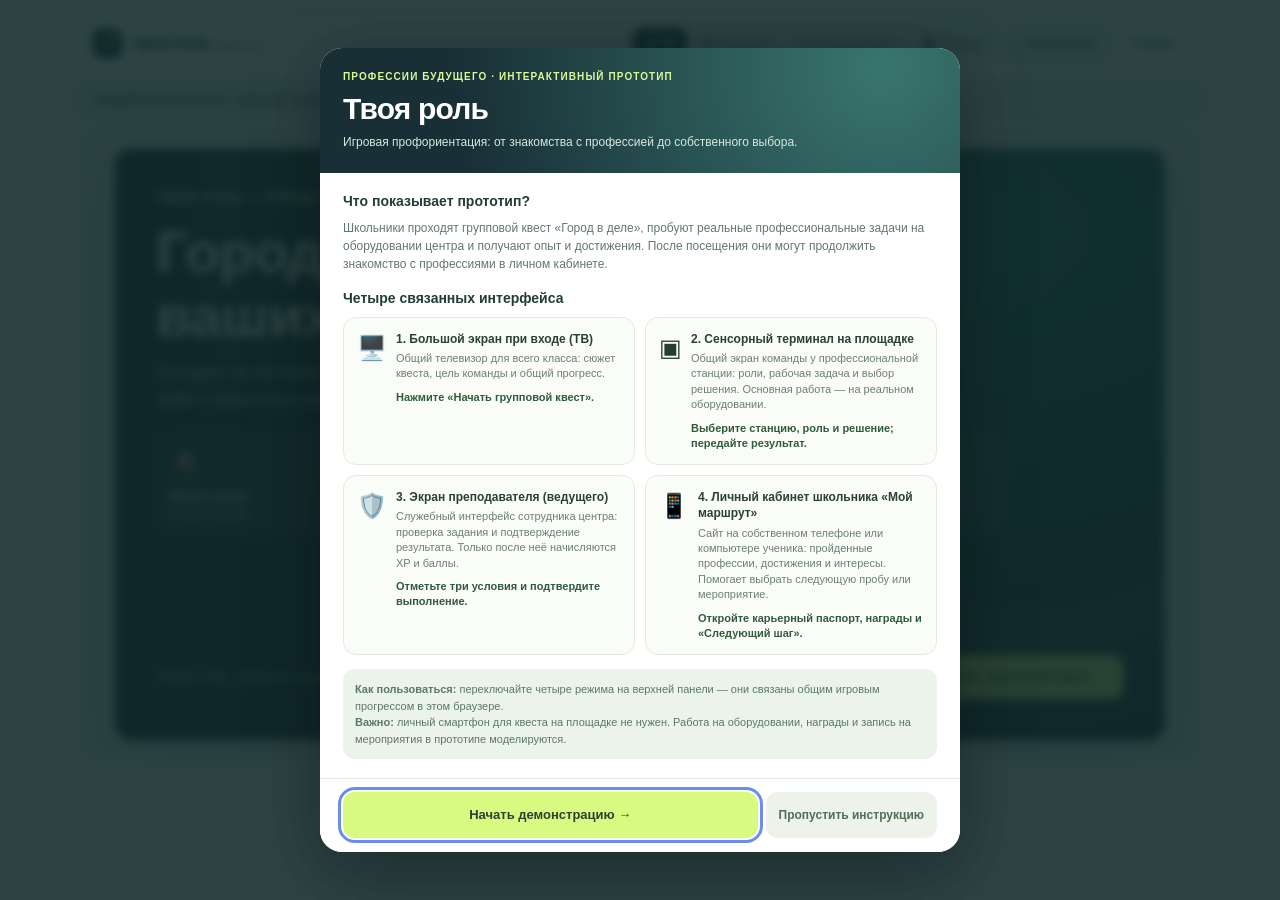
<file: future2/index.html>
<!doctype html>
<html lang="ru"><head><meta charset="utf-8"><meta name="viewport" content="width=device-width, initial-scale=1, viewport-fit=cover"><title>Твоя роль — интерактивный прототип</title><style>html,body{margin:0;min-height:100%;background:#fafcf9}body{padding:12px;box-sizing:border-box}@media(max-width:500px){body{padding:0}}</style></head><body>
<div id="tr-demo">
<style>
#tr-demo{--dark:#162d35;--deep:#214b49;--lime:#dcfa83;--paper:#f5f7f3;--white:#fff;--ink:#24363b;--muted:#7e8e90;--line:#e3eae4;--shadow:0 16px 50px #223c3320;font:14px/1.4 -apple-system,BlinkMacSystemFont,'Segoe UI',sans-serif;color:var(--ink);width:100%;max-width:1120px;margin:0 auto;box-sizing:border-box}
#tr-demo *{box-sizing:border-box}#tr-demo button{font:inherit;cursor:pointer;transition:background .15s,transform .15s;-webkit-tap-highlight-color:transparent}#tr-demo button:disabled{opacity:.48;cursor:default}#tr-demo button:focus-visible{outline:3px solid #89a4eb;outline-offset:2px}#tr-demo h1,#tr-demo h2,#tr-demo h3,#tr-demo p{margin:0}#tr-demo h1{font-size:clamp(23px,3.3vw,34px);line-height:1.11;letter-spacing:-.8px}#tr-demo h2{font-size:21px;line-height:1.2;letter-spacing:-.4px}#tr-demo h3{font-size:15px}#tr-demo p{font-size:13px;color:var(--muted);line-height:1.5}#tr-demo .t-eyebrow{font-size:10px;letter-spacing:1.25px;font-weight:900;color:#77a185;text-transform:uppercase}#tr-demo .t-toolbar{display:flex;gap:9px;align-items:center;flex-wrap:wrap;border:1px solid var(--line);border-radius:19px;background:#fff;padding:11px 12px;margin:0 0 14px}#tr-demo .t-toolbar-title{font-weight:900;letter-spacing:-.5px;margin-right:auto;white-space:nowrap}#tr-demo .t-toolbar-title span{display:inline-grid;place-items:center;color:var(--lime);background:var(--dark);width:29px;height:29px;border-radius:9px;font-size:19px;margin-right:7px}#tr-demo .t-modes{display:flex;gap:4px;background:#edf1ec;padding:4px;border-radius:13px;flex-wrap:wrap}#tr-demo .t-modes button{border:0;background:transparent;border-radius:9px;padding:8px 11px;font-size:11px;font-weight:800;color:#6a7b76}#tr-demo .t-modes button.sel{background:var(--dark);color:white}#tr-demo .t-reset{border:1px solid #dae4db;border-radius:10px;background:#fff;padding:9px 11px;font-weight:800;font-size:11px;color:#52735e}#tr-demo .t-stage{background:#edf2ed;border:1px solid #e2eae3;border-radius:23px;min-height:550px;display:flex;justify-content:center;align-items:center;overflow:hidden;padding:18px}#tr-demo .t-btn{background:var(--lime);color:#244132;border:0;border-radius:13px;padding:12px 16px;min-height:44px;font-weight:900;font-size:13px}#tr-demo .t-btn.dark{background:#1d3c40;color:#fff}#tr-demo .t-btn.ghost{background:#edf2ec;color:#36584c}#tr-demo .t-btn.line{background:white;border:1px solid #d7e2d7;color:#385448}#tr-demo .t-btn.full{width:100%}#tr-demo .t-card{background:#fff;border:1px solid var(--line);border-radius:18px;padding:15px}#tr-demo .t-mini{font-size:11px;color:var(--muted)}#tr-demo .t-chip{display:inline-block;background:#e9f4e4;padding:5px 9px;border-radius:8px;font-size:10px;font-weight:850;color:#54794b}#tr-demo .t-progress{width:100%;height:8px;background:#e5ece6;border-radius:30px;overflow:hidden}#tr-demo .t-progress i{display:block;background:#9bc87a;height:100%;border-radius:30px;transition:width .25s}#tr-demo .t-flex{display:flex;gap:10px;align-items:center}#tr-demo .t-split{display:flex;align-items:center;justify-content:space-between;gap:10px}#tr-demo .t-list{display:grid;gap:9px}#tr-demo .t-back{border:0;background:transparent;font-weight:800;color:#70857d;padding:4px 0 14px}#tr-demo .t-bubble{font-size:30px;width:55px;height:55px;border-radius:14px;display:grid;place-items:center;flex-shrink:0;background:#e7f0ee}#tr-demo .t-tile{background:white;border:1px solid var(--line);border-radius:15px;display:flex;align-items:center;gap:10px;padding:12px;min-width:0;text-align:left;width:100%}#tr-demo .t-tile b{font-size:13px}#tr-demo .t-tile small{font-size:11px;color:#83918f;display:block;line-height:1.5;margin-top:3px}#tr-demo .t-tile .tx{flex:1;min-width:0}#tr-demo .t-note{background:#e6f0e4;border-radius:12px;padding:11px;color:#58725e;font-size:11px;line-height:1.45}#tr-demo .t-stack{display:grid;gap:12px}#tr-demo .t-avatar{height:60px;width:60px;border-radius:20px;background:#d8f3b5;display:grid;place-items:center;font-size:34px;flex-shrink:0}#tr-demo .t-avatar.framed{border:4px solid #87c9e8;box-shadow:0 0 0 2px #cee8f7}
/* TV */
#tr-demo .t-tv{width:100%;max-width:1050px;aspect-ratio:16/9;background:radial-gradient(ellipse at 80% 14%,#336e68,#192d35 66%);color:white;border-radius:16px;padding:clamp(20px,3.2vw,44px);position:relative;overflow:hidden;box-shadow:var(--shadow);display:flex;flex-direction:column;justify-content:space-between;gap:16px}#tr-demo .t-tv:before{content:"";position:absolute;top:-38%;right:-18%;width:65%;aspect-ratio:1;border:1px solid #b1f0d533;border-radius:50%;box-shadow:0 0 0 55px #97e3bb0b,0 0 0 122px #97e3bb0a;pointer-events:none}#tr-demo .t-tv>.content{position:relative;z-index:2}#tr-demo .t-tv .t-tvlogo{font-size:12px;font-weight:950;letter-spacing:2px;color:#cbf0c7}#tr-demo .t-tv h1{font-size:clamp(26px,4.5vw,63px);max-width:700px;margin:14px 0 10px}#tr-demo .t-tv p{color:#ccdad6;max-width:670px;font-size:clamp(11px,1.5vw,18px)}#tr-demo .t-tvgrid{display:grid;grid-template-columns:repeat(3,1fr);gap:11px;max-width:850px;margin:19px 0}#tr-demo .t-city{background:#ffffff14;border:1px solid #ffffff25;border-radius:15px;padding:12px;color:#fff}#tr-demo .t-city .em{font-size:26px;display:block;margin-bottom:6px}#tr-demo .t-city b{font-size:12px}#tr-demo .t-city small{font-size:10px;color:#b7d4ca;display:block}#tr-demo .t-city.done{background:#defaa122;color:#e3fab4;border-color:#b4ef9e50}#tr-demo .t-tv-foot{display:flex;justify-content:space-between;align-items:center;gap:10px;font-size:12px;color:#bed5cb}#tr-demo .t-tv-foot .t-btn{white-space:nowrap}
/* Terminal */
#tr-demo .t-terminal{width:min(100%,790px);min-height:565px;background:#f8faf7;border:11px solid #253d42;border-radius:28px;box-shadow:var(--shadow);position:relative;display:flex;flex-direction:column;overflow:hidden}#tr-demo .t-termhead{height:61px;background:#fff;border-bottom:1px solid var(--line);display:flex;justify-content:space-between;align-items:center;padding:12px 20px;flex-shrink:0}#tr-demo .t-termhead b{font-size:14px}#tr-demo .t-termbody{padding:21px;overflow:auto;flex:1}#tr-demo .t-termgrid{display:grid;grid-template-columns:repeat(3,1fr);gap:11px}#tr-demo .t-termgrid button{border:1px solid #e1e9e0;border-radius:17px;background:white;padding:19px 11px;text-align:center;min-height:140px}#tr-demo .t-termgrid span{display:block;font-size:38px;margin-bottom:12px}#tr-demo .t-termgrid b{font-size:13px}#tr-demo .t-termgrid small{font-size:10px;color:#8d9894;display:block;margin-top:6px}#tr-demo .t-roles{display:grid;grid-template-columns:repeat(4,1fr);gap:8px;margin:10px 0 17px}#tr-demo .t-role{border:1px solid #dae5dd;background:white;border-radius:12px;padding:12px 6px;font-size:11px;font-weight:850}#tr-demo .t-role.sel{background:#e2f5c7;border:2px solid #98c87d}#tr-demo .t-choices{display:grid;gap:8px;margin:14px 0}#tr-demo .t-choice{width:100%;text-align:left;border:1px solid #dbe7de;background:white;border-radius:13px;min-height:48px;padding:12px;color:#30463e}#tr-demo .t-choice.sel{background:#e6f2dd;border:2px solid #97ba8b}#tr-demo .t-alert{padding:14px;border-radius:14px;background:#fff1d9;border:1px solid #f1daa9;color:#785d36;font-size:12px;line-height:1.5}#tr-demo .t-alert.good{background:#e8f5e6;border-color:#cde8c4;color:#477347}#tr-demo .t-teachercheck{display:flex;gap:10px;align-items:center;border:1px solid var(--line);padding:13px;border-radius:13px;background:white;margin:9px 0;cursor:pointer;font-size:12px}#tr-demo .t-teachercheck input{width:19px;height:19px;accent-color:#4b845a}#tr-demo .t-termfoot{flex-shrink:0;border-top:1px solid var(--line);padding:13px 20px;background:white;display:flex;justify-content:space-between;align-items:center;gap:9px}#tr-demo .t-termfoot small{color:#8a9892}
/* Mobile */
#tr-demo .t-mobile{width:390px;max-width:100%;height:720px;max-height:78dvh;min-height:560px;background:var(--paper);border:8px solid #23373e;border-radius:36px;box-shadow:var(--shadow);overflow:hidden;display:flex;flex-direction:column;position:relative}#tr-demo .t-phonehead{flex-shrink:0;height:59px;padding:12px 15px;background:white;display:flex;align-items:center;justify-content:space-between;border-bottom:1px solid var(--line)}#tr-demo .t-phonehead b{font-size:13px}#tr-demo .t-wallet{border:0;background:#edf3e7;padding:8px 10px;border-radius:22px;font-size:11px;font-weight:850;color:#3c6848}#tr-demo .t-mobilebody{overflow-y:auto;flex:1;min-height:0;padding:16px 15px 24px;overscroll-behavior:contain;scrollbar-width:none}#tr-demo .t-mobilebody::-webkit-scrollbar{display:none}#tr-demo .t-mobilefoot{display:grid;grid-template-columns:repeat(4,1fr);border-top:1px solid #e5ebe5;background:white;padding:5px 5px max(10px,env(safe-area-inset-bottom,0px));flex-shrink:0}#tr-demo .t-mobilefoot button{background:transparent;border:0;border-radius:11px;display:grid;justify-items:center;gap:2px;min-height:50px;color:#889692;font-weight:800;font-size:10px}#tr-demo .t-mobilefoot .ic{font-size:19px;line-height:25px;width:43px;border-radius:11px}#tr-demo .t-mobilefoot .on{color:#25483b}#tr-demo .t-mobilefoot .on .ic{background:#e6f5ca}#tr-demo .t-mobile h1{font-size:24px;margin:6px 0 12px}#tr-demo .t-mobile h2{font-size:16px}#tr-demo .t-mobile p{font-size:12px}#tr-demo .t-mobile .t-btn{font-size:12px}#tr-demo .t-hero{background:radial-gradient(circle at 80% 12%,#3b7872,#19373e 72%);color:#fff;border-radius:20px;padding:18px;min-height:170px;position:relative;overflow:hidden}#tr-demo .t-hero h2{font-size:22px;line-height:1.15;color:#fff;max-width:240px;margin:12px 0 8px}#tr-demo .t-hero p{color:#bcd9cf;font-size:11px;max-width:260px}#tr-demo .t-hero .t-btn{margin-top:12px;position:relative}#tr-demo .t-hero:after{content:'✧';position:absolute;right:12px;top:1px;color:#abdfbe44;font-size:150px;line-height:1;pointer-events:none}#tr-demo .t-statgrid{display:grid;grid-template-columns:repeat(2,1fr);gap:9px;margin-top:10px}#tr-demo .t-stat{background:white;border:1px solid var(--line);border-radius:16px;padding:12px;text-align:left}#tr-demo .t-stat strong{display:block;font-size:19px;margin:4px 0}#tr-demo .t-section{display:flex;justify-content:space-between;align-items:center;gap:9px;margin:17px 0 9px}#tr-demo .t-textbtn{border:0;background:transparent;padding:6px 0;color:#5574ad;font-size:11px;font-weight:850}#tr-demo .t-segment{display:grid;grid-template-columns:repeat(3,1fr);border-radius:11px;background:#e7ede7;padding:4px;gap:3px;margin-bottom:12px}#tr-demo .t-segment button{border:0;background:transparent;border-radius:9px;padding:9px;font-size:11px;font-weight:850;color:#71867d}#tr-demo .t-segment button.on{background:white;color:#244439}#tr-demo .t-prodgrid{display:grid;grid-template-columns:repeat(2,1fr);gap:9px}#tr-demo .t-product{border:1px solid var(--line);border-radius:15px;overflow:hidden;text-align:left;background:white;padding:0}#tr-demo .t-product .art{height:90px;background:#d9ece3;display:grid;place-items:center;font-size:42px}#tr-demo .t-product .meta{padding:11px;font-size:12px;display:grid;gap:5px}#tr-demo .t-product small{color:#55824e;font-size:11px;font-weight:850}#tr-demo .t-profile{background:linear-gradient(135deg,#193841,#397761);border-radius:19px;padding:17px;color:white}#tr-demo .t-profile.alt{background:linear-gradient(135deg,#265477,#398ca4)}#tr-demo .t-profile .t-progress{background:#ffffff39}#tr-demo .t-profile .t-progress i{background:#dcfa83}#tr-demo .t-quick{display:grid;grid-template-columns:repeat(3,1fr);gap:7px;margin:11px 0}#tr-demo .t-quick button{border:1px solid var(--line);border-radius:13px;background:white;min-height:68px;font-size:11px;font-weight:850}#tr-demo .t-quick span{display:block;font-size:22px;margin-bottom:4px}#tr-demo .t-overlay{position:absolute;inset:0;z-index:6;background:#182e33aa;display:flex;align-items:end}#tr-demo .t-sheet{width:100%;max-height:85%;background:white;border-radius:22px 22px 0 0;padding:19px 16px 21px;overflow-y:auto}#tr-demo .t-xtop{display:flex;align-items:center;justify-content:space-between;gap:7px;margin-bottom:13px}#tr-demo .t-x{border:0;background:#ecf1ea;border-radius:50%;font-size:20px;width:32px;height:32px}#tr-demo .t-toast{position:absolute;bottom:80px;left:15px;right:15px;background:#18353a;color:white;border-radius:12px;padding:11px;text-align:center;font-size:11px;z-index:7}#tr-demo .t-sep{height:1px;background:var(--line);margin:13px 0}#tr-demo .t-formbtn{background:white;border:1px solid var(--line);border-radius:13px;min-height:48px;width:100%;padding:12px;text-align:left}#tr-demo .t-formbtn.sel{background:#eaf4e3;border:2px solid #a4c896}#tr-demo .t-headline{display:grid;gap:7px;margin-bottom:15px}#tr-demo .t-rolebadge{display:inline-block;background:#def2cc;color:#466e46;padding:5px 8px;border-radius:8px;font-size:10px;font-weight:850}#tr-demo .t-smallrow{padding:11px 0;border-bottom:1px solid var(--line);display:flex;gap:9px;align-items:center}
@media(max-width:650px){#tr-demo .t-toolbar{gap:6px;padding:9px}#tr-demo .t-toolbar-title{width:100%;margin:0}#tr-demo .t-modes{width:100%;justify-content:space-between}#tr-demo .t-modes button{padding:9px 6px;flex:1}#tr-demo .t-reset{position:absolute;right:18px;top:13px}#tr-demo .t-stage{padding:6px;min-height:520px}#tr-demo .t-terminal{border-width:5px;min-height:590px}#tr-demo .t-termhead{padding:9px 12px}#tr-demo .t-termbody{padding:15px}#tr-demo .t-termgrid{grid-template-columns:1fr;gap:8px}#tr-demo .t-termgrid button{min-height:78px;display:flex;align-items:center;text-align:left;gap:12px}#tr-demo .t-termgrid span{margin:0}#tr-demo .t-roles{grid-template-columns:repeat(2,1fr)}#tr-demo .t-mobile{border:0;border-radius:17px;box-shadow:none;width:100%;max-width:410px;max-height:780px;min-height:680px;height:78dvh}#tr-demo .t-tv{min-height:440px;aspect-ratio:auto}#tr-demo .t-tvgrid{grid-template-columns:1fr;margin:9px 0;gap:7px}#tr-demo .t-city{padding:8px}#tr-demo .t-city .em{display:inline-block;margin:0 8px 0 0;font-size:21px}#tr-demo .t-tv-foot{flex-wrap:wrap}#tr-demo .t-tv h1{font-size:29px}#tr-demo .t-tv p{font-size:12px}}
</style>
<div class="t-toolbar"><div class="t-toolbar-title"><span>↗</span> ТВОЯ РОЛЬ <small style="color:#86938e;font-size:10px;font-weight:650">/ демо 3.0</small></div><div class="t-modes" id="tr-modes"></div><button class="t-reset" data-act="reset">↺ Сброс</button></div>
<div class="t-stage" id="tr-stage"></div>
<script>
(()=>{
const root=document.getElementById('tr-demo');if(root.dataset.ready)return;root.dataset.ready='1';const stage=root.querySelector('#tr-stage'), modes=root.querySelector('#tr-modes');
const missions=[
{id:'metro',em:'🚇',name:'Сбой в метро',career:'Диагностика транспорта',short:'Двери вагона не закрываются',brief:'Поезд не может отправиться: одна дверь учебного вагона не закрывается.',question:'Какую гипотезу стоит проверить сначала?',options:['Неисправен дверной датчик','Поезд нужно перекрасить','Изменить маршрут состава'],right:0,hint:'Внешний вид поезда не влияет на сигнал блокировки дверей. Подумай, какой элемент сообщает системе о закрытии.',action:'Найди нужный датчик на учебном макете, обсуди гипотезу и покажи мастеру результат.',consequence:'Состав снова готов к безопасной отправке.',badge:'Диагност',xp:200,points:120,roles:['Диагност','Оператор','Аналитик','Координатор']},
{id:'factory',em:'⚙️',name:'Заказ для города',career:'Производство',short:'Выполнить срочный заказ',brief:'Город заказал небольшую деталь. У команды ограниченные ресурсы: нужно спланировать изготовление и контроль качества.',question:'Какой план рациональнее при ограниченном бюджете?',options:['Сразу изготовить всё без проверки','Сначала план и пробный образец','Потратить бюджет на упаковку'],right:1,hint:'Упаковка не исправит дефекты, а производство без проверки повышает риск брака. Сначала оцени план.',action:'Под руководством мастера изучи технологическую карту, собери или изготовь учебный образец и проверь качество.',consequence:'Заказ выполнен в рамках игрового бюджета.',badge:'Инженер',xp:220,points:130,roles:['Оператор','Аналитик','Координатор','Диагност']},
{id:'hotel',em:'🏨',name:'Отель: 20 гостей',career:'Сервис',short:'Помочь гостям заселиться',brief:'20 гостей приехали раньше. Команде нужно распределить обязанности и сохранить качество обслуживания.',question:'Что поможет справиться с очередью?',options:['Попросить гостей не задавать вопросов','Оставить все задачи одному сотруднику','Разделить задачи между ролями'],right:2,hint:'Когда один сотрудник делает всё, очередь только растёт. Попробуй организовать совместную работу.',action:'С командой распределите роли и разыграйте обслуживание гостей. Объясните мастеру выбранное решение.',consequence:'Гости заселены, работа команды организована.',badge:'Организатор',xp:180,points:90,roles:['Координатор','Оператор','Аналитик','Диагност']}
];
const rewards=[{id:'expert',em:'🎟️',name:'Встреча с профессионалом',price:650,kind:'edu',desc:'Дополнительная тематическая встреча. Демонстрационный вариант, без реальной брони.'},{id:'frame',em:'🖼️',name:'Рамка исследователя',price:260,kind:'digital',desc:'Рамка аватара в личном кабинете.'},{id:'theme',em:'🌌',name:'Тема «Город»',price:380,kind:'digital',desc:'Новое цветовое оформление профиля.'},{id:'patch',em:'🏅',name:'Значок «Командный игрок»',price:140,kind:'digital',desc:'Цифровой коллекционный предмет.'},{id:'pin',em:'📍',name:'Фирменный значок',price:500,kind:'material',desc:'Возможный материальный приз после согласования наличия и выдачи.'}];
const opportunities=[{id:'electric',em:'⚡',name:'Профпроба «Электромеханик»',kind:'Профессиональная проба',desc:'Познакомься с диагностикой другой городской системы.'},{id:'expertise',em:'🧑‍🏭',name:'Встреча с инженером',kind:'Мероприятие',desc:'Спроси специалиста о реальных задачах и выборе профессии.'},{id:'workshop',em:'🔧',name:'Инженерный мастер-класс',kind:'Мастер-класс',desc:'Реши ещё одну практическую задачу с наставником.'}];
const initial=()=>({mode:'tv',visit:'before',tvPage:'intro',termPage:'stationList',termMission:'metro',mobileTab:'home',mobilePage:'home',routeView:'missions',rewardView:'all',team:'Команда 9Б',role:'',interest:'',selectedChoice:{},status:{metro:'new',factory:'new',hotel:'new'},completed:[],results:{},checks:{},xp:0,coins:0,owned:[],equipped:{frame:false,theme:false},reflection:{},teamBoost:0,onlineDone:false,opportunity:null,nextStatus:'none',modal:null,toast:'',ledger:[],didWatchTutorial:false,seasonClaimed:false,teamClaimed:false,factoryMaterial:null});
const KEY='tvoya_rol_demo_v3_2026';let s=initial();try{const d=JSON.parse(localStorage.getItem(KEY)||'null');if(d&&d.status&&d.completed)s={...initial(),...d,mode:'tv',modal:null,toast:''}}catch(e){};
const mget=id=>missions.find(m=>m.id===id),done=id=>s.completed.includes(id),nDone=()=>s.completed.length,ready=()=>nDone()===3,level=()=>s.xp>=500?3:s.xp>=250?2:1,levelName=()=>['','Новичок','Исследователь','Практик'][level()],goal=()=>level()===1?250:level()===2?500:900,progress=()=>Math.min(100,Math.round(s.xp/goal()*100)),fmt=x=>Number(x).toLocaleString('ru-RU');
const progressbar=(n,max)=>`<div class="t-progress"><i style="width:${Math.min(100,n/Math.max(1,max)*100)}%"></i></div>`;
const chip=x=>`<span class="t-chip">${x}</span>`;
function save(){try{localStorage.setItem(KEY,JSON.stringify({...s,modal:null,toast:''}))}catch(e){}}
function alertmsg(t){s.toast=t;render();}
function gotoMode(mode){s.mode=mode;if(mode==='mobile'){s.mobilePage=s.mobileTab}s.toast='';render()}
function mobilepage(p,tab){s.mode='mobile';s.mobilePage=p;if(tab)s.mobileTab=tab;s.modal=null;s.toast='';render()}
function termpage(p,id){s.mode='terminal';s.termPage=p;if(id)s.termMission=id;s.toast='';render()}
function citySystems(){return missions.map(m=>`<div class="t-city ${done(m.id)?'done':''}"><span class="em">${m.em}</span><b>${m.name}</b><small>${done(m.id)?'✓ Система работает':'● Нужна команда'}</small></div>`).join('')}
function tv(){const started=s.visit!=='before';return `<div class="t-tv"><div class="content"><div class="t-tvlogo">ТВОЯ РОЛЬ <span style="opacity:.5">×</span> ГОРОД В ДЕЛЕ</div>${!started?`<h1>Город ждёт<br>ваших решений</h1><p>Сегодня ты не просто узнаешь о профессиях. Вместе с командой попробуешь себя в реальных рабочих задачах.</p><div class="t-tvgrid">${citySystems()}</div>`:`<div class="t-split" style="align-items:end"><div><h1>${s.visit==='done'?'Город работает!':ready()?'Все системы восстановлены!':'Город в ваших руках'}</h1><p>${s.visit==='done'?'Команда завершила квест. Сохрани карьерный опыт и выбери следующий шаг. Код: DEMO-9B':`Команда: ${s.team}. Выполнено ${nDone()} из 3 систем.`}</p></div><div style="font-size:clamp(32px,5vw,75px);font-weight:950;color:var(--lime)">${nDone()}/3</div></div><div class="t-tvgrid">${citySystems()}</div><div style="max-width:740px">${progressbar(nDone(),3)}</div>`}</div><div class="t-tv-foot content"><span>${s.visit==='before'?'Общий старт · реальные задачи · роли для каждого':'Системы города: транспорт · производство · сервис'}</span>${s.visit==='before'?`<button class="t-btn" data-act="startVisit">Начать групповой квест →</button>`:s.visit==='active'&&ready()?`<button class="t-btn" data-act="finishVisit">Завершить квест →</button>`:s.visit==='done'?`<button class="t-btn" data-act="mode" data-id="mobile">Мой карьерный маршрут →</button>`:`<button class="t-btn" data-act="mode" data-id="terminal">К терминалу станции →</button>`}</div></div>`}
function termhead(isMaster=false){return `<div class="t-termhead"><div class="t-flex"><span style="font-size:23px">${isMaster?'🛡️':'▣'}</span><b>${isMaster?'Экран преподавателя':'Терминал на площадке'}</b></div><span class="t-chip">${s.team}</span></div>`}
function term(){let m=mget(s.termMission),st=s.status[m.id];let b='';if(s.visit==='before')b=`<div class="t-stack"><div class="t-eyebrow">ПОДГОТОВКА К ЗАНЯТИЮ</div><h1>Город ещё не запустил миссию</h1><p>Сначала запусти групповой квест на большом экране.</p><button class="t-btn dark" data-act="mode" data-id="tv">На большой экран →</button></div>`;
else if(s.termPage==='stationList')b=`<div class="t-stack"><div class="t-eyebrow">ВЫБОР СТАНЦИИ</div><h1>Выберите задачу</h1><p>Терминал задаёт контекст. Основная работа пройдёт с реальным оборудованием и ведущим.</p><div class="t-termgrid">${missions.map(x=>`<button data-act="termStation" data-id="${x.id}"><span>${x.em}</span><b>${x.name}</b><small>${done(x.id)?'✓ Выполнено':s.status[x.id]==='pending'?'Ожидает ведущего':x.short}</small></button>`).join('')}</div><div class="t-note">Доступно без личного телефона и регистрации. Выбор станции в демо не учитывает реальную загрузку мастерских.</div></div>`;
else if(s.termPage==='station'||s.termPage==='answer'){
 if(done(m.id))b=`<button class="t-back" data-act="termList">‹ Все станции</button><div class="t-stack"><h1>${m.em} ${m.name}</h1><div class="t-alert good">✓ Профессиональная проба завершена и подтверждена.</div><p>${m.consequence}</p><button class="t-btn dark" data-act="termList">К другим задачам →</button></div>`;
 else if(st==='pending')b=`<button class="t-back" data-act="termList">‹ Все станции</button><div class="t-stack"><h1>⏳ Ожидаем проверку ведущего</h1><p>Команда показала результат. Ведущий проверит работу и подтвердит завершение.</p><div class="t-note">Нельзя подтвердить начисление XP и баллов со стороны участника. В демонстрации переключись в отдельный режим «Ведущий» сверху.</div></div>`;
 else if(st==='practice')b=`<button class="t-back" data-act="termList">‹ Станции</button><div class="t-stack"><div class="t-eyebrow">${m.name} · РЕАЛЬНАЯ ПРОФПРОБА</div><h1>Работа с оборудованием</h1><div class="t-card"><div style="font-size:42px;margin-bottom:10px">${m.em}</div><h2>Теперь попробуйте на практике</h2><p style="margin-top:10px">${m.action}</p></div>${m.id==='factory'?`<div class="t-card"><h3>Игровой бюджет заказа · 1 000 ед.</h3><p>Выбери набор материалов для учебного заказа:</p><div class="t-choices">${[['base','Базовый комплект · 350 ед.',350],['quality','Качественный комплект · 480 ед.',480],['expensive','Избыточный комплект · 650 ед.',650]].map(([id,n,c])=>`<button class="t-choice ${s.factoryMaterial===id?'sel':''}" data-act="factoryMaterial" data-id="${id}">${n} · остаток ${1000-c-200}</button>`).join('')}</div><div class="t-mini">Условные затраты на производство: 200 ед. Цены игровые.</div></div>`:''}<div class="t-note">Само нажатие кнопки не означает, что задание выполнено. Результат должен проверить ведущий.</div><button class="t-btn dark full" data-act="submitPractice" ${m.id==='factory'&&!s.factoryMaterial?'disabled':''}>Передать результат ведущему →</button></div>`;
 else {const selected=s.selectedChoice[m.id],wrong=selected!==undefined&&selected!==m.right,good=selected===m.right; b=`<button class="t-back" data-act="termList">‹ Выбор станции</button><div class="t-stack"><div class="t-flex"><span style="font-size:33px">${m.em}</span><div><div class="t-eyebrow">СТАНЦИЯ · ${m.career}</div><h2>${m.name}</h2></div></div><div class="t-card"><h3>Ситуация</h3><p style="margin-top:8px">${m.brief}</p></div><div><h3>Выбери свою роль</h3><div class="t-roles">${m.roles.map(role=>`<button class="t-role ${s.role===role?'sel':''}" data-act="role" data-id="${role}">${role}</button>`).join('')}</div></div><div><h3>${m.question}</h3><div class="t-choices">${m.options.map((v,i)=>`<button class="t-choice ${selected===i?'sel':''}" data-act="choice" data-id="${i}">${String.fromCharCode(65+i)} · ${v}</button>`).join('')}</div></div>${wrong?`<div class="t-alert">Решение пока не подходит. ${m.hint}</div>`:good?`<div class="t-alert good">Хорошая гипотеза. Теперь проверьте её на реальном учебном оборудовании.</div>`:''}<button class="t-btn dark full" data-act="goPractice" ${!s.role||!good?'disabled':''}>Перейти к реальной профпробе →</button></div>`}}
else b='<p>Выберите станцию</p>';
return `<div class="t-terminal">${termhead()}<div class="t-termbody">${b}</div><div class="t-termfoot"><small>ТВОЯ РОЛЬ · ГОРОД В ДЕЛЕ</small><span class="t-chip">${nDone()} / 3 станции</span></div></div>`}
function master(){const waiting=missions.filter(m=>s.status[m.id]==='pending');const c=s.checks[s.termMission]||{};const mc=mget(s.termMission);let b=`<div class="t-stack"><div class="t-eyebrow">ДЕМО · СЛУЖЕБНЫЙ ИНТЕРФЕЙС</div><h1>Подтверждение проб</h1><p>Это отдельная роль сотрудника. В реальном продукте доступ требует авторизации.</p><div class="t-termgrid">${missions.map(m=>`<button data-act="masterMission" data-id="${m.id}"><span>${m.em}</span><b>${m.name}</b><small>${done(m.id)?'✓ Подтверждено':s.status[m.id]==='pending'?'Ожидает проверки':'Нет результата'}</small></button>`).join('')}</div>${s.status[mc.id]==='pending'?`<div class="t-card"><h2>Проверка «${mc.name}»</h2><p style="margin:8px 0 13px">Подтверди участие и результат работы команды.</p>${[['done','Команда действительно выполнила офлайн-действие'],['safe','Мастер проверил результат и соблюдение условий'],['feedback','Участники получили короткую обратную связь']].map(([k,v])=>`<label class="t-teachercheck"><input type="checkbox" data-check="${k}" ${c[k]?'checked':''}/>${v}</label>`).join('')}<button class="t-btn dark full" data-act="approve" ${!c.done||!c.safe||!c.feedback?'disabled':''}>Подтвердить результат и начислить награду</button></div>`:`<div class="t-note">${waiting.length?'Выбери станцию со статусом «Ожидает проверки».':'Пока нет заданий на проверку. Передай результат на терминале.'}</div>`}</div>`;return `<div class="t-terminal">${termhead(true)}<div class="t-termbody">${b}</div><div class="t-termfoot"><small>Подтверждение — только здесь (демо)</small><span class="t-chip">Ожидают: ${waiting.length}</span></div></div>`}
function tile(m){return `<button class="t-tile" data-act="mobileMission" data-id="${m.id}"><span class="t-bubble">${m.em}</span><span class="tx"><b>${m.name}</b><small>${done(m.id)?'✓ Пройдено · +'+m.xp+' XP':m.career+' · '+(s.status[m.id]==='pending'?'Ожидает проверки':'доступно')}</small></span><span style="color:#94a39d">›</span></button>`}
function phoneHome(){let nxt=missions.find(m=>!done(m.id))||missions[0];if(s.visit==='before')return `<div class="t-eyebrow">МОЙ ПРОФЕССИОНАЛЬНЫЙ ПУТЬ</div><h1>Привет, Алекс 👋</h1><div class="t-hero"><div class="t-eyebrow" style="color:#bbecb5">ТВОЯ РОЛЬ</div><h2>Не угадывай.<br>Попробуй.</h2><p>Здесь можно познакомиться с профессиями через реальные задачи.</p><button class="t-btn" data-act="intro">Как это работает →</button></div><div class="t-section"><h2>Что тебе интересно?</h2></div><div class="t-stack">${[['tech','⚙️ Техника'],['people','💬 Работа с людьми'],['plan','🧩 Решение задач']].map(([id,v])=>`<button class="t-formbtn ${s.interest===id?'sel':''}" data-act="interest" data-id="${id}">${v}${s.interest===id?'  ✓':''}</button>`).join('')}</div><p style="margin:12px 0">Это не профдиагностика — просто отправная точка. Интерес может измениться после практики.</p><button class="t-btn dark full" data-act="mode" data-id="tv">Увидеть старт группового квеста →</button>`;
const finished=s.visit==='done';return `<div class="t-eyebrow">${finished?'ПОСЛЕ ПОСЕЩЕНИЯ':'СЕГОДНЯ НА ПЛОЩАДКЕ'}</div><h1>${finished?'Твой опыт — твой выбор':'Привет, Алекс 👋'}</h1><div class="t-hero"><div class="t-eyebrow" style="color:#b8ecb4">${finished?'ТВОЯ КАРЬЕРНАЯ ИСТОРИЯ':'КВЕСТ · ГОРОД В ДЕЛЕ'}</div><h2>${finished?'Куда дальше?':'Город ждёт твоих решений'}</h2><p>${finished?'Ты попробовал реальные задачи. Выбери, какую профессию исследовать дальше.':`${s.team} · готово ${nDone()} из 3 станций`}</p><button class="t-btn" data-act="${finished?'next':'mobileRoute'}">${finished?'Выбрать следующий шаг →':'Мой маршрут →'}</button></div><div class="t-statgrid"><button class="t-stat" data-act="levels"><small>✧ Уровень ${level()}</small><strong>${levelName()}</strong>${progressbar(s.xp,goal())}<small>${fmt(s.xp)} XP</small></button><button class="t-stat" data-act="wallet"><small>✦ ПрофБаллы</small><strong>${fmt(s.coins)} ✦</strong><small>На цифровые и другие награды</small></button></div>${!finished?`<div class="t-section"><h2>Твоя следующая задача</h2></div>${tile(nxt)}`:`<div class="t-section"><h2>Что ты уже попробовал</h2><button class="t-textbtn" data-act="passport">Открыть паспорт →</button></div><div class="t-card"><b>${nDone()} профпробы · ${s.completed.map(id=>mget(id).badge).join(', ')||'пока нет'}</b><p style="margin-top:6px">История и впечатления сохранены в карьерном паспорте.</p></div>`}<div class="t-section"><h2>${finished?'Продолжить исследование':'Командный прогресс'}</h2><button class="t-textbtn" data-act="team">Подробнее →</button></div><div class="t-card"><div class="t-split"><b>${s.team}</b>${chip(`${nDone()}/3 станции`)}</div><div style="margin-top:10px">${progressbar(nDone(),3)}</div></div><button class="t-tile" style="margin-top:10px;background:#e9f2e7" data-act="season"><span class="t-bubble">🏙️</span><span class="tx"><b>Сезон «Город в деле»</b><small>Тематические задачи и награда</small></span><span>›</span></button>`}
function phoneRoute(){let body=s.routeView==='missions'?missions.map(tile).join(''):s.routeView==='chains'?`<div class="t-card"><div class="t-split"><b>«Город в деле»</b>${chip(`${nDone()}/3`)}</div><p style="margin:8px 0">Три разных профессиональных направления объединяет общая городская задача.</p>${progressbar(nDone(),3)}</div><div class="t-stack" style="margin-top:12px">${missions.map((m,i)=>`<div class="t-flex"><span style="font-size:20px">${done(m.id)?'✅':i+1}</span><span style="flex:1">${tile(m)}</span></div>`).join('')}</div>`:`<div class="t-card" style="background:#1c383d;color:white"><h2 style="color:white">Карта профессий</h2><p style="color:#b8d2c8;margin:9px 0 15px">Исследованные направления подсвечиваются</p><div class="t-statgrid">${missions.map(m=>`<div style="padding:11px;border-radius:13px;background:${done(m.id)?'#d9f7a2':'#ffffff18'};color:${done(m.id)?'#28513f':'white'}"><div style="font-size:25px">${m.em}</div><b style="font-size:11px">${m.career}</b></div>`).join('')}</div></div>`;return `<div class="t-eyebrow">ВЫБИРАЙ И ИССЛЕДУЙ</div><h1>Мой маршрут</h1><div class="t-segment">${[['missions','Миссии'],['chains','Цепочки'],['map','Карта']].map(([id,n])=>`<button data-act="routeView" data-id="${id}" class="${s.routeView===id?'on':''}">${n}</button>`).join('')}</div><div class="t-stack">${body}</div>${s.visit==='done'?`<button class="t-btn full" style="margin-top:13px" data-act="next">Выбрать следующий шаг →</button>`:''}`}
function phoneSeason(){const d=missions.slice(0,2).filter(m=>done(m.id)).length;return `<button class="t-back" data-act="homeTab">‹ Главная</button><div class="t-eyebrow">ТЕМАТИЧЕСКИЙ СЕЗОН</div><h1>Город в деле</h1><div class="t-hero"><div class="t-eyebrow" style="color:#b8ecb4">СЕЗОН ГОРОДСКИХ ПРОФЕССИЙ</div><h2>Попробуй разные роли города</h2><p>Заверши две профессиональные пробы, чтобы открыть тематическое оформление.</p></div><div class="t-section"><h2>Сезонный прогресс</h2>${chip(`${d}/2`)}</div>${progressbar(d,2)}<div class="t-stack" style="margin-top:11px">${missions.slice(0,2).map(tile).join('')}</div><div class="t-card" style="margin-top:12px"><div class="t-split"><b>🎨 Тема «Город»</b>${s.seasonClaimed?'✓':'🔒'}</div><p style="margin:7px 0">Тематическая цифровая награда</p><button class="t-btn full" data-act="seasonClaim" ${d<2||s.seasonClaimed?'disabled':''}>${s.seasonClaimed?'✓ Награда получена':d<2?'Заверши две миссии':'Забрать сезонную награду'}</button></div><div class="t-note" style="margin-top:12px">Нет обязательного ежедневного входа и штрафов за пропуск.</div>`}
function phoneTeam(){return `<button class="t-back" data-act="homeTab">‹ Главная</button><div class="t-eyebrow">СОВМЕСТНЫЙ РЕЗУЛЬТАТ</div><h1>${s.team} 🤝</h1><div class="t-card"><h2>Вместе восстановим город</h2><p style="margin:9px 0">Участники команды выполняют реальные задачи на разных станциях. Каждый должен получить собственную роль и практический опыт.</p><div class="t-split"><b>Системы города</b>${chip(`${nDone()} / 3`)}</div><div style="margin-top:11px">${progressbar(nDone(),3)}</div></div><div class="t-section"><h2>Состояние систем</h2></div><div class="t-stack">${missions.map(m=>`<div class="t-tile"><span class="t-bubble">${m.em}</span><span class="tx"><b>${m.name}</b><small>${done(m.id)?'✓ Система восстановлена':'Ожидает профессиональную команду'}</small></span></div>`).join('')}</div><button class="t-btn full" style="margin-top:12px" data-act="teamClaim" ${!ready()||s.teamClaimed?'disabled':''}>${s.teamClaimed?'✓ Командная миссия открыта':ready()?'Открыть командную спецмиссию':'Завершите три станции'}</button><div class="t-note" style="margin-top:12px">Нет личного рейтинга учеников. Групповая миссия пока только демонстрационная.</div>`}
function phoneMission(){const m=mget(s.termMission);return `<button class="t-back" data-act="mobileRoute">‹ Мой маршрут</button><div class="t-bubble" style="width:100%;height:120px;font-size:64px;background:#dceee8">${m.em}</div><div class="t-eyebrow" style="margin-top:16px">${m.career}</div><h1>${m.name}</h1><p style="margin:12px 0">${m.brief}</p><div class="t-flex" style="margin:12px 0">${chip(`+${m.xp} XP`)}${chip(`+${m.points} баллов`)}</div><div class="t-card"><b>На этой станции:</b><p style="margin-top:6px">${m.action}</p></div><div class="t-note" style="margin:12px 0">Взаимодействие с оборудованием проходит офлайн, под контролем мастера. Телефон не требуется.</div><button class="t-btn dark full" data-act="termStation" data-id="${m.id}">${done(m.id)?'Посмотреть результат на терминале':'Открыть терминал станции →'}</button>`}
function phoneShop(){const filter=s.rewardView;let goods=rewards.filter(g=>filter==='all'||(filter==='owned'?s.owned.includes(g.id):g.kind===filter));return `<div class="t-eyebrow">ИГРОВАЯ ЭКОНОМИКА</div><h1>Награды</h1><div class="t-card" style="background:#1b373d;color:white;border:0"><div style="font-size:11px;color:#c9dbd1">Доступно баллов</div><div style="font-size:26px;font-weight:950">${fmt(s.coins)} ✦</div></div><div class="t-section"><h2>Каталог</h2><button class="t-textbtn" data-act="wallet">История →</button></div><div style="display:flex;gap:6px;overflow:auto;margin-bottom:12px">${[['all','Все'],['edu','Образование'],['digital','Цифровые'],['material','Сувениры'],['owned','Мои']].map(([id,l])=>`<button data-act="rewardView" data-id="${id}" class="t-role ${s.rewardView===id?'sel':''}" style="flex-shrink:0;padding:8px">${l}</button>`).join('')}</div><div class="t-prodgrid">${goods.map(g=>`<button class="t-product" data-act="product" data-id="${g.id}"><div class="art">${g.em}</div><div class="meta"><b>${g.name}</b><small>${s.owned.includes(g.id)?'✓ Получено':g.price+' ✦'}</small></div></button>`).join('')}</div>${goods.length?'':'<div class="t-card">Пока пусто — заработай баллы на профпробах.</div>'}<div class="t-note" style="margin-top:12px">Награды демонстрационные. Базовые профессиональные пробы бесплатны и не требуют баллов.</div>`}
function phoneProfile(){const all=s.completed.map(id=>mget(id));return `<div class="t-eyebrow">МОЙ ЦИФРОВОЙ КАБИНЕТ</div><h1>Карьерный паспорт</h1><div class="t-profile ${s.equipped.theme?'alt':''}"><div class="t-flex"><div class="t-avatar ${s.equipped.frame?'framed':''}">🧑🏻‍🚀</div><div><div style="font-size:10px;color:#baddcf">ПРОФЕССИОНАЛЬНЫЙ ПУТЬ</div><h2 style="color:white">Алекс</h2><div style="font-size:11px;color:#d2ead9">${levelName()} · уровень ${level()}</div></div></div><div class="t-split" style="font-size:11px;margin:15px 0 8px"><b>ПрофОпыт</b><span>${fmt(s.xp)} / ${goal()} XP</span></div>${progressbar(s.xp,goal())}</div><div class="t-quick"><button data-act="collections"><span>🗂️</span>Коллекции</button><button data-act="levels"><span>🏅</span>Уровни</button><button data-act="style"><span>🎨</span>Мой стиль</button></div><div class="t-section"><h2>Что я попробовал</h2>${chip(all.length+' проб')}</div><div class="t-card">${all.length?all.map(m=>`<div class="t-smallrow"><span style="font-size:24px">${m.em}</span><div style="flex:1"><b>${m.name}</b><div class="t-mini">${s.reflection[m.id]||'Впечатление ещё не указано'}</div></div>✓</div>`).join(''):`<p>Карьерный паспорт заполнится после подтверждения первой профпробы.</p>`}</div>${s.interest?`<div class="t-note" style="margin-top:10px">Твой предварительный интерес: ${s.interest==='tech'?'техника':s.interest==='people'?'работа с людьми':'планирование'}. Это не профессиональный диагноз.</div>`:''}<button class="t-btn full" style="margin-top:12px" data-act="next">Мой следующий шаг →</button>`}
function phoneSuccess(){const m=mget(s.termMission);return `<button class="t-back" data-act="mobileRoute">‹ Мой маршрут</button><div style="text-align:center;border-radius:20px;background:#1d4644;color:white;padding:24px 14px"><div style="font-size:48px">🏅</div><div class="t-eyebrow" style="color:#b9eaa6">ПРОБА ЗАВЕРШЕНА</div><h1 style="color:white">Результат подтверждён</h1><p style="color:#b8dad1;margin:9px">${m.consequence}</p><div style="display:flex;justify-content:center;gap:10px;margin:12px">${chip('+'+m.xp+' XP')}${chip('+'+m.points+' ✦')}</div><b>Достижение «${m.badge}»</b></div><div class="t-note" style="margin:12px 0">✓ Результат появился в демо личного кабинета школьника «Мой маршрут». В настоящей системе его можно будет открыть на своём телефоне или компьютере после визита.</div><div class="t-card" style="margin-top:13px"><h2>А тебе понравилось?</h2><p style="margin:8px 0">Впечатление останется в карьерном паспорте.</p><div class="t-statgrid">${[['Интересно','🔥'],['Нормально','🙂'],['Не моё','🤔']].map(([txt,em])=>`<button class="t-formbtn ${s.reflection[m.id]===txt?'sel':''}" style="text-align:center" data-act="reflect" data-id="${txt}">${em}<div>${txt}</div></button>`).join('')}</div><button class="t-btn full" style="margin-top:12px" data-act="passport">Открыть карьерный паспорт →</button></div>`}
function phoneNext(){let suggested=s.interest==='people'?opportunities[1]:s.interest==='plan'?opportunities[2]:opportunities[0];const state=s.nextStatus;return `<button class="t-back" data-act="homeTab">‹ Главная</button><div class="t-eyebrow">СЛЕДУЮЩИЙ ДОБРОВОЛЬНЫЙ ШАГ</div><h1>Теперь выбираешь ты</h1><p style="margin-bottom:16px">Ты познакомился с профессиями. Можно выбрать, что исследовать дальше, или вернуться позже.</p>${state!=='none'&&s.opportunity?`<div class="t-card" style="background:#e9f5e6"><div class="t-eyebrow">${state==='attended'?'ПОСЕЩЕНИЕ ПОДТВЕРЖДЕНО':state==='booked'?'ЗАПИСЬ В ДЕМО ОФОРМЛЕНА':'СОХРАНЕНО В ИЗБРАННОЕ'}</div><h2 style="margin-top:7px">${opportunities.find(o=>o.id===s.opportunity)?.name}</h2><p>${state==='booked'?'Это демонстрация, реальной записи не создано.':state==='saved'?'Можешь вернуться к выбору позже.':'Карьерный шаг отражён в демо.'}</p></div>`:''}<div class="t-section"><h2>Что попробовать</h2>${chip('3 варианта')}</div><div class="t-stack">${[suggested,...opportunities.filter(o=>o!==suggested)].map(o=>`<button class="t-tile" data-act="opp" data-id="${o.id}"><span class="t-bubble">${o.em}</span><span class="tx"><b>${o.name}</b><small>${o.kind} · ${o.desc}</small></span>›</button>`).join('')}</div><div class="t-note" style="margin-top:12px">Важен реальный следующий шаг: запись и фактическое посещение — разные события.</div><button class="t-btn ghost full" style="margin-top:11px" data-act="online">Попробовать короткую онлайн-задачу →</button>`}
function phoneOpp(){let o=opportunities.find(o=>o.id===s.opportunity)||opportunities[0];return `<button class="t-back" data-act="next">‹ Следующий шаг</button><div style="text-align:center;font-size:65px;background:#dbeee6;border-radius:19px;padding:12px;margin-bottom:14px">${o.em}</div><div class="t-eyebrow">${o.kind}</div><h1>${o.name}</h1><p style="margin:12px 0 18px">${o.desc}</p><div class="t-card"><b>Что получишь?</b><p style="margin:7px 0">Более подробное знакомство с профессией и ещё один опыт для карьерного паспорта.</p></div><button class="t-btn dark full" style="margin-top:15px" data-act="book">Записаться (демо) →</button><button class="t-btn ghost full" style="margin-top:8px" data-act="saveOpp">Сохранить на потом</button><p style="font-size:10px;margin-top:12px">Демоданные без передачи организаторам и без бронирования реальных мест.</p>`}
function phoneOnline(){return `<button class="t-back" data-act="next">‹ Следующий шаг</button><div class="t-eyebrow">ОНЛАЙН · ДО 2 МИНУТ</div><h1>Ситуация: город проснулся</h1><p style="margin:12px 0">Ты отвечаешь за городской объект. Утром произошло сразу два сбоя. Как начать работу?</p><div class="t-stack">${[['chaos','Решать наугад, как получится'],['plan','Оценить риски и распределить задачи'],['wait','Ничего не делать до вечера']].map(([id,v])=>`<button class="t-formbtn ${s.onlineDone&&id==='plan'?'sel':''}" data-act="onlineAnswer" data-id="${id}">${v}</button>`).join('')}</div>${s.onlineDone?`<div class="t-alert good" style="margin-top:12px">Ты выбрал планирование и распределение ответственности. Это одна из задач многих профессий.</div>`:''}<div class="t-note" style="margin-top:13px">Короткое цифровое продолжение дополняет практику, но не заменяет её.</div>`}
function phoneLevels(){return `<button class="t-back" data-act="passport">‹ Карьерный паспорт</button><div class="t-eyebrow">МОЙ ПРОГРЕСС</div><h1>Уровни</h1><div class="t-card"><b>${levelName()}, уровень ${level()}</b><p style="margin:7px 0">${s.xp} / ${goal()} XP до следующего уровня.</p>${progressbar(s.xp,goal())}</div><div class="t-stack" style="margin-top:12px">${[['Новичок',0],['Исследователь',250],['Практик',500]].map(([t,x])=>`<div class="t-card"><div class="t-split"><b>${t}</b>${s.xp>=x?'✓':'🔒'}</div><div class="t-mini">От ${x} XP · статусы и дополнительное оформление</div></div>`).join('')}</div><div class="t-note" style="margin-top:13px">Базовое обучение не блокируется уровнями, а XP никогда не расходуется.</div>`}
function phoneCollections(){return `<button class="t-back" data-act="passport">‹ Карьерный паспорт</button><div class="t-eyebrow">ИСТОРИЯ ОТКРЫТИЙ</div><h1>Коллекции профессий</h1>${missions.map(m=>`<div class="t-card" style="margin:9px 0"><div class="t-split"><b>${m.em} ${m.career}</b>${chip(done(m.id)?'1 / 1':'0 / 1')}</div><div style="margin-top:11px">${progressbar(done(m.id)?1:0,1)}</div></div>`).join('')}<p>Исследованные направления показывают опыт знакомства, а не профессиональную пригодность.</p>`}
function phoneStyle(){const own=rewards.filter(g=>s.owned.includes(g.id)&&g.kind==='digital');return `<button class="t-back" data-act="passport">‹ Карьерный паспорт</button><div class="t-eyebrow">КАСТОМИЗАЦИЯ</div><h1>Мой стиль</h1><div class="t-profile ${s.equipped.theme?'alt':''}"><div class="t-flex"><div class="t-avatar ${s.equipped.frame?'framed':''}">🧑🏻‍🚀</div><div><h2 style="color:white">Алекс</h2><div>Уровень ${level()} · ${levelName()}</div></div></div></div><div class="t-section"><h2>Мои предметы</h2></div>${own.length?own.map(g=>`<button class="t-tile" data-act="equip" data-id="${g.id}"><span class="t-bubble">${g.em}</span><span class="tx"><b>${g.name}</b><small>${s.equipped[g.id]?'Применено':'Нажми, чтобы применить'}</small></span><span>›</span></button>`).join(''):'<div class="t-card">Пока нет предметов оформления.</div>'}<button class="t-btn full" data-act="shopTab" style="margin-top:12px">Открыть награды →</button>`}
function phone(){const pages={home:phoneHome,route:phoneRoute,shop:phoneShop,profile:phoneProfile,mission:phoneMission,success:phoneSuccess,next:phoneNext,opp:phoneOpp,online:phoneOnline,levels:phoneLevels,collections:phoneCollections,style:phoneStyle,season:phoneSeason,team:phoneTeam};let nav=[['home','⌂','Главная'],['route','▧','Маршрут'],['shop','◇','Награды'],['profile','♙','Профиль']];return `<div class="t-mobile"><div class="t-phonehead"><b>↗ ТВОЯ РОЛЬ <span style="color:#96a39b;font-size:10px">/ мой маршрут</span></b><button class="t-wallet" data-act="wallet">✦ ${fmt(s.coins)}</button></div><div class="t-mobilebody" id="tr-scroll">${(pages[s.mobilePage]||phoneHome)()}</div><div class="t-mobilefoot">${nav.map(([k,e,t])=>`<button class="${s.mobileTab===k?'on':''}" data-act="nav" data-id="${k}"><span class="ic">${e}</span>${t}</button>`).join('')}</div>${s.modal?modal():''}${s.toast?`<div class="t-toast">${s.toast}</div>`:''}</div>`}
function modal(){let x=s.modal,b='';if(x.type==='wallet')b=`<h2>Кошелёк</h2><p style="margin:8px 0">${fmt(s.coins)} ПрофБаллов, ${fmt(s.xp)} XP (не расходуются).</p>${s.ledger.length?s.ledger.map(r=>`<div class="t-smallrow"><div style="flex:1">${r.name}</div><b>${r.val>0?'+':''}${r.val} ✦</b></div>`).join(''):'<p>Операций пока нет.</p>'}`;
if(x.type==='product'){let g=rewards.find(o=>o.id===x.id);b=`<div style="text-align:center;font-size:55px">${g.em}</div><h2>${g.name}</h2><p style="margin:10px 0">${g.desc}</p><div class="t-card t-split"><b>${g.price} ✦</b><span>Баланс: ${s.coins}</span></div><button class="t-btn full" style="margin-top:13px" data-act="buy" data-id="${g.id}" ${s.owned.includes(g.id)||s.coins<g.price?'disabled':''}>${s.owned.includes(g.id)?'✓ Уже получено':s.coins<g.price?'Недостаточно баллов':'Получить за баллы →'}</button>`}
if(x.type==='purchased')b=`<div style="text-align:center;font-size:48px">🎁</div><h2>Награда получена</h2><p style="margin:10px 0">Награда добавлена в демоинвентарь. Реальная выдача не происходит.</p><button class="t-btn full" data-act="${x.id==='frame'||x.id==='theme'||x.id==='patch'?'style':'close'}">${x.id==='frame'||x.id==='theme'||x.id==='patch'?'Посмотреть в профиле':'Готово'}</button>`;
if(x.type==='intro')b=`<h2>Как работает «Твоя роль»</h2><p style="margin:10px 0">1. Пробуешь профессиональные задачи вместе с командой.<br>2. Мастер подтверждает результат.<br>3. В паспорте накапливается твой опыт.<br>4. Ты сам выбираешь следующую активность.</p><div class="t-note">На площадке собственный смартфон не обязателен.</div><button class="t-btn full" style="margin-top:12px" data-act="mode" data-id="tv">Начать с экрана у входа →</button>`;
return `<div class="t-overlay" data-act="outside"><div class="t-sheet"><div class="t-xtop"><span class="t-eyebrow">ТВОЯ РОЛЬ · ДЕМО</span><button class="t-x" data-act="close">×</button></div>${b}</div></div>`}
function render(){modes.innerHTML=[['tv','🖥️ ТВ'],['terminal','▣ Терминал'],['master','🛡️ Преподаватель'],['mobile','📱 Кабинет']].map(([k,n])=>`<button class="${s.mode===k?'sel':''}" data-act="mode" data-id="${k}">${n}</button>`).join('');stage.innerHTML=s.mode==='tv'?tv():s.mode==='terminal'?term():s.mode==='master'?master():phone();save()}
function doAction(a,id){if(a==='mode')return gotoMode(id);if(a==='reset'){s=initial();save();return render()}if(a==='startVisit'){s.visit='active';s.tvPage='quest';return render()}if(a==='finishVisit'){if(ready())s.visit='done';return render()}if(a==='termList')return termpage('stationList');if(a==='termStation'){s.termMission=id;return termpage('station',id)}if(a==='role'){s.role=id;return render()}if(a==='choice'){s.selectedChoice[s.termMission]=Number(id);return render()}if(a==='goPractice'){let m=mget(s.termMission);if(s.role&&s.selectedChoice[m.id]===m.right){s.status[m.id]='practice';return render()}}if(a==='factoryMaterial'){s.factoryMaterial=id;return render()}if(a==='submitPractice'){if(s.status[s.termMission]==='practice'){s.status[s.termMission]='pending';return render()}}if(a==='masterMission'){s.termMission=id;return render()}if(a==='approve'){let m=mget(s.termMission),c=s.checks[m.id]||{};if(s.status[m.id]==='pending'&&c.done&&c.safe&&c.feedback&&!done(m.id)){s.status[m.id]='done';s.completed.push(m.id);s.xp+=m.xp;s.coins+=m.points;s.ledger.unshift({name:'Профпроба: '+m.name,val:m.points});s.mode='mobile';s.mobileTab='profile';s.mobilePage='success';return render()}}if(a==='nav')return mobilepage(id,id);if(a==='homeTab')return mobilepage('home','home');if(a==='mobileRoute')return mobilepage('route','route');if(a==='shopTab')return mobilepage('shop','shop');if(a==='mobileMission'){s.termMission=id;return mobilepage('mission','route')}if(a==='routeView'){s.routeView=id;return render()}if(a==='rewardView'){s.rewardView=id;return render()}if(a==='reflect'){s.reflection[s.termMission]=id;return render()}if(a==='passport')return mobilepage('profile','profile');if(a==='levels'||a==='collections'||a==='style')return mobilepage(a,'profile');if(a==='next'){return mobilepage('next','home')}if(a==='opp'){s.opportunity=id;return mobilepage('opp','home')}if(a==='book'){s.nextStatus='booked';return mobilepage('next','home')}if(a==='saveOpp'){s.nextStatus='saved';return mobilepage('next','home')}if(a==='online')return mobilepage('online','home');if(a==='onlineAnswer'){if(id==='plan'){s.onlineDone=true;return alertmsg('Верно: оценка ситуации и распределение ролей важны в работе команды.')}return alertmsg('Попробуй выбрать решение, снижающее риски и учитывающее команду.')}if(a==='interest'){s.interest=id;return render()}if(a==='team'||a==='season')return mobilepage(a,'home');if(a==='seasonClaim'){if(missions.slice(0,2).every(m=>done(m.id))&&!s.seasonClaimed){s.seasonClaimed=true;if(!s.owned.includes('theme'))s.owned.push('theme');return alertmsg('Тема «Город» добавлена в коллекцию!')}}if(a==='teamClaim'){if(ready()&&!s.teamClaimed){s.teamClaimed=true;return alertmsg('Командная спецмиссия открыта (демо)')}}if(a==='wallet'||a==='intro'){s.modal={type:a};return render()}if(a==='product'){s.modal={type:'product',id};return render()}if(a==='buy'){const g=rewards.find(v=>v.id===id);if(g&&!s.owned.includes(g.id)&&s.coins>=g.price){s.coins-=g.price;s.owned.push(g.id);s.ledger.unshift({name:'Награда: '+g.name,val:-g.price});s.modal={type:'purchased',id};return render()}}if(a==='equip'){if(id==='frame'||id==='theme'){s.equipped[id]=!s.equipped[id];return render()}return alertmsg('Значок хранится в коллекции.')};if(a==='close'){s.modal=null;return render()};}
root.addEventListener('change',e=>{if(e.target.matches('[data-check]')){const k=e.target.dataset.check,id=s.termMission;s.checks[id]??={};s.checks[id][k]=e.target.checked;render()}});
root.addEventListener('click',e=>{const btn=e.target.closest('[data-act]');if(!btn||!root.contains(btn))return;let a=btn.dataset.act;if(a==='outside'){if(e.target===btn){s.modal=null;render()}return}if(btn.disabled)return;doAction(a,btn.dataset.id)});
render();
})();
</script>
</div>


<style id="tvoya-onboarding-css">
#tr-demo .tour-help{border:1px solid #d9e6d8;background:#eef6e8;color:#2b5036;border-radius:10px;padding:9px 12px;font-weight:850;font-size:11px;min-height:38px;white-space:nowrap}
#tr-demo .tour-hint{display:flex;align-items:center;gap:12px;background:#e8f3e6;border:1px solid #cfe5c9;border-radius:13px;padding:11px 13px;margin:-3px 0 13px;font-size:12px;color:#3d5c45;line-height:1.45}
#tr-demo .tour-hint[hidden]{display:none}
#tr-demo .tour-hint .tour-icon{font-size:22px;flex:0 0 auto}
#tr-demo .tour-hint .tour-copy{flex:1;min-width:0}
#tr-demo .tour-hint b{display:block;color:#244633;margin-bottom:3px}
#tr-demo .tour-hint button{border:1px solid #c3d9bf;background:#fff;color:#34593c;border-radius:9px;min-height:38px;font-weight:850;padding:8px 12px;font-size:11px}
#tr-demo .tour-backdrop{position:fixed;inset:0;z-index:9999;background:#0e2729df;backdrop-filter:blur(5px);-webkit-backdrop-filter:blur(5px);display:flex;align-items:center;justify-content:center;padding:max(10px,env(safe-area-inset-top,0px)) max(10px,env(safe-area-inset-right,0px)) max(10px,env(safe-area-inset-bottom,0px)) max(10px,env(safe-area-inset-left,0px))}
#tr-demo .tour-modal{display:flex;flex-direction:column;width:min(560px,100%);max-height:calc(100dvh - 20px);background:#fff;color:#263c34;border-radius:22px;overflow:hidden;box-shadow:0 20px 75px #0005}
#tr-demo .tour-scroll{overflow:auto;overscroll-behavior:contain;-webkit-overflow-scrolling:touch;flex:1;min-height:0}
#tr-demo .tour-head{background:radial-gradient(circle at 88% 15%,#39756e,#182f36 75%);padding:22px 23px;color:#fff}
#tr-demo .tour-eyebrow{font-size:10px;font-weight:850;letter-spacing:1.1px;color:#dafa9a}
#tr-demo .tour-head h2{color:#fff;font-size:30px;line-height:1.1;margin:8px 0;letter-spacing:-.8px}
#tr-demo .tour-head p{color:#d7e7df;font-size:12px;line-height:1.5}
#tr-demo .tour-content{padding:19px 23px}
#tr-demo .tour-content h3{font-size:14px;margin:0 0 8px;color:#213e31}
#tr-demo .tour-content p{color:#61796a;font-size:12px;line-height:1.5;margin:0 0 16px}
#tr-demo .tour-steps{display:grid;grid-template-columns:repeat(2,minmax(0,1fr));gap:9px}
#tr-demo .tour-step{display:flex;gap:9px;align-items:flex-start;background:#fafcf8;border:1px solid #e1eae1;padding:11px;border-radius:13px}
#tr-demo .tour-step .em{font-size:24px;flex-shrink:0}
#tr-demo .tour-step b{font-size:12px;display:block;margin-bottom:4px;color:#2a4134}
#tr-demo .tour-step small{display:block;font-size:11px;color:#6a8072;line-height:1.4}
#tr-demo .tour-note{margin-top:14px;padding:12px;border-radius:12px;background:#ecf4e9;color:#5c7864;font-size:11px;line-height:1.5}
#tr-demo .tour-actions{display:flex;flex-wrap:wrap;gap:8px;align-items:center;padding:13px 23px max(14px,env(safe-area-inset-bottom,0px));border-top:1px solid #e2ebe4;background:#fff}
#tr-demo .tour-go{flex:1 1 220px;background:#d9fa80;color:#274330;border:0;border-radius:12px;min-height:46px;font-size:13px;font-weight:900;padding:11px}
#tr-demo .tour-skip{background:#edf2ea;color:#4f7055;border:0;border-radius:12px;min-height:46px;font-size:12px;font-weight:850;padding:11px 13px}
#tr-demo .tour-restart{width:100%;border:0;background:transparent;text-decoration:underline;font-size:11px;color:#687d70;padding:4px}
#tr-demo .tour-backdrop button:focus-visible{outline:3px solid #6c8dec;outline-offset:2px}
@media(max-width:560px){#tr-demo .tour-modal{border-radius:18px}#tr-demo .tour-head{padding:18px}#tr-demo .tour-head h2{font-size:27px}#tr-demo .tour-content{padding:16px 17px}#tr-demo .tour-actions{padding:12px 17px max(12px,env(safe-area-inset-bottom,0px))}#tr-demo .tour-steps{grid-template-columns:1fr}#tr-demo .tour-step{padding:9px 11px}#tr-demo .tour-hint{align-items:flex-start}#tr-demo .tour-hint button{align-self:center}}
#tr-demo .tour-context{font-size:11px;line-height:1.45;color:#3e6850;font-weight:850;background:#e8f2e5;border:1px solid #d4e6d1;border-radius:11px;padding:9px 12px;margin:-6px 0 11px;letter-spacing:.1px}
#tr-demo .tour-step .tour-how{display:block;font-size:11px;color:#315a3d;font-weight:750;line-height:1.4;margin-top:8px}
#tr-demo .tour-modal{width:min(640px,100%)}
#tr-demo .tour-steps{gap:10px}
#tr-demo .tour-step{padding:13px;min-width:0}
#tr-demo .tour-step b{font-size:12px;line-height:1.35}
@media(max-width:560px){
 #tr-demo .tour-context{font-size:10px;margin:-5px 0 10px}
 #tr-demo .tour-step{padding:10px 11px}
 #tr-demo .tour-step .tour-how{margin-top:5px}
 #tr-demo .tour-head h2{font-size:26px}
}
</style>
<script id="tvoya-onboarding-js">
(()=>{
const root=document.getElementById('tr-demo');if(!root||root.dataset.tourReady)return;root.dataset.tourReady='1';
const toolbar=root.querySelector('.t-toolbar'),modes=root.querySelector('#tr-modes');
const HELP_KEY='tvoya_rol_guide_seen_v2',TIP_KEY='tvoya_rol_hints_seen_v2',STATE_KEY='tvoya_rol_demo_v3_2026';
const get=k=>{try{return localStorage.getItem(k)}catch(e){return null}};
const put=(k,v)=>{try{localStorage.setItem(k,v)}catch(e){}};
let isOpen=get(HELP_KEY)!=='1', tips={};try{tips=JSON.parse(get(TIP_KEY)||'{}')||{}}catch(e){}
const help=document.createElement('button');help.type='button';help.className='tour-help';help.textContent='? Инструкция';help.setAttribute('aria-label','Как пользоваться прототипом');toolbar.insertBefore(help,toolbar.querySelector('.t-reset'));
const contextBar=document.createElement('div');contextBar.className='tour-context';contextBar.setAttribute('aria-live','polite');toolbar.insertAdjacentElement('afterend',contextBar);
const hint=document.createElement('div');hint.className='tour-hint';hint.hidden=true;hint.setAttribute('aria-live','polite');contextBar.insertAdjacentElement('afterend',hint);
const mount=document.createElement('div');root.appendChild(mount);
const guide={tv:['🖥️','Большой экран при входе (ТВ)','Это общий экран, который видит весь класс. Здесь начинается сюжет «Город в деле», а после выполнения станций отображается прогресс команды. Нажмите «Начать групповой квест».'],terminal:['▣','Сенсорный терминал на площадке','Это общий сенсорный экран команды возле профессиональной станции. Выберите станцию, роль и решение, затем выполните задачу на реальном учебном оборудовании и передайте результат преподавателю.'],master:['🛡️','Экран преподавателя (ведущего)','Это служебный интерфейс сотрудника центра. Выберите станцию со статусом «Ожидает проверки», отметьте три условия и подтвердите результат для начисления XP и баллов.'],mobile:['📱','Личный кабинет школьника «Мой маршрут»','Это сайт для школьника на его телефоне или компьютере. Здесь сохраняются пройденные профпробы, впечатления и награды. После посещения можно выбрать следующую активность.']};
const roleContext={tv:'ОБЩИЙ ЭКРАН КЛАССА · большой телевизор при входе в центр',terminal:'ЭКРАН КОМАНДЫ · сенсорный терминал на профессиональной станции',master:'ИНТЕРФЕЙС СОТРУДНИКА · проверка выполненных профпроб',mobile:'ЛИЧНЫЙ КАБИНЕТ ШКОЛЬНИКА · на его телефоне или компьютере'};
const mode=()=>modes.querySelector('button.sel')?.dataset.id||'tv';
function hasProgress(){try{const s=JSON.parse(get(STATE_KEY)||'null');return !!(s&&(s.visit!=='before'||s.completed?.length||s.xp>0||s.nextStatus!=='none'))}catch(e){return false}}
function html(){
return '<div class="tour-backdrop"><div class="tour-modal" role="dialog" aria-modal="true" aria-labelledby="tour-title" aria-describedby="tour-desc"><div class="tour-scroll"><div class="tour-head"><div class="tour-eyebrow">ПРОФЕССИИ БУДУЩЕГО · ИНТЕРАКТИВНЫЙ ПРОТОТИП</div><h2 id="tour-title">Твоя роль</h2><p>Игровая профориентация: от знакомства с профессией до собственного выбора.</p></div><div class="tour-content"><h3>Что показывает прототип?</h3><p id="tour-desc">Школьники проходят групповой квест «Город в деле», пробуют реальные профессиональные задачи на оборудовании центра и получают опыт и достижения. После посещения они могут продолжить знакомство с профессиями в личном кабинете.</p><h3>Четыре связанных интерфейса</h3><div class="tour-steps"><div class="tour-step"><span class="em">🖥️</span><div><b>1. Большой экран при входе (ТВ)</b><small>Общий телевизор для всего класса: сюжет квеста, цель команды и общий прогресс.</small><span class="tour-how">Нажмите «Начать групповой квест».</span></div></div><div class="tour-step"><span class="em">▣</span><div><b>2. Сенсорный терминал на площадке</b><small>Общий экран команды у профессиональной станции: роли, рабочая задача и выбор решения. Основная работа — на реальном оборудовании.</small><span class="tour-how">Выберите станцию, роль и решение; передайте результат.</span></div></div><div class="tour-step"><span class="em">🛡️</span><div><b>3. Экран преподавателя (ведущего)</b><small>Служебный интерфейс сотрудника центра: проверка задания и подтверждение результата. Только после неё начисляются XP и баллы.</small><span class="tour-how">Отметьте три условия и подтвердите выполнение.</span></div></div><div class="tour-step"><span class="em">📱</span><div><b>4. Личный кабинет школьника «Мой маршрут»</b><small>Сайт на собственном телефоне или компьютере ученика: пройденные профессии, достижения и интересы. Помогает выбрать следующую пробу или мероприятие.</small><span class="tour-how">Откройте карьерный паспорт, награды и «Следующий шаг».</span></div></div></div><div class="tour-note"><b>Как пользоваться:</b> переключайте четыре режима на верхней панели — они связаны общим игровым прогрессом в этом браузере.<br><b>Важно:</b> личный смартфон для квеста на площадке не нужен. Работа на оборудовании, награды и запись на мероприятия в прототипе моделируются.</div></div></div><div class="tour-actions"><button class="tour-go" data-tour="start">Начать демонстрацию →</button><button class="tour-skip" data-tour="skip">Пропустить инструкцию</button>'+(hasProgress()?'<button class="tour-restart" data-tour="restart">↺ Начать заново — сбросить демопрогресс</button>':'')+'</div></div></div>'
}
function refresh(){mount.innerHTML=isOpen?html():'';const key=mode(),tip=guide[key],show=!isOpen&&!tips[key];contextBar.textContent=roleContext[key]||'';hint.hidden=!show;hint.innerHTML=show?'<span class="tour-icon">'+tip[0]+'</span><div class="tour-copy"><b>'+tip[1]+'</b>'+tip[2]+'</div><button type="button" data-tour="tip" data-id="'+key+'">Понятно</button>':'';document.body.style.overflow=isOpen?'hidden':'';if(isOpen){const primary=mount.querySelector('.tour-go');if(primary&&document.activeElement!==primary)primary.focus({preventScroll:true})}}
function close(start,restart){isOpen=false;put(HELP_KEY,'1');if(restart){toolbar.querySelector('.t-reset')?.click()}if(start){modes.querySelector('[data-id="tv"]')?.click()}refresh()}
help.addEventListener('click',()=>{isOpen=true;refresh()});
root.addEventListener('click',e=>{const btn=e.target.closest('[data-tour]');if(!btn)return;const a=btn.dataset.tour;if(a==='start')close(true,false);if(a==='skip')close(false,false);if(a==='restart')close(true,true);if(a==='tip'){tips[btn.dataset.id]=true;put(TIP_KEY,JSON.stringify(tips));refresh()}});
document.addEventListener('keydown',e=>{if(!isOpen)return;if(e.key==='Escape'){e.preventDefault();close(false,false)}if(e.key==='Tab'){const buttons=[...mount.querySelectorAll('button:not([disabled])')];if(!buttons.length)return;if(e.shiftKey&&document.activeElement===buttons[0]){e.preventDefault();buttons[buttons.length-1].focus()}else if(!e.shiftKey&&document.activeElement===buttons[buttons.length-1]){e.preventDefault();buttons[0].focus()}}});
new MutationObserver(()=>refresh()).observe(modes,{childList:true});
refresh();
})();
</script>

</body></html>
</file>
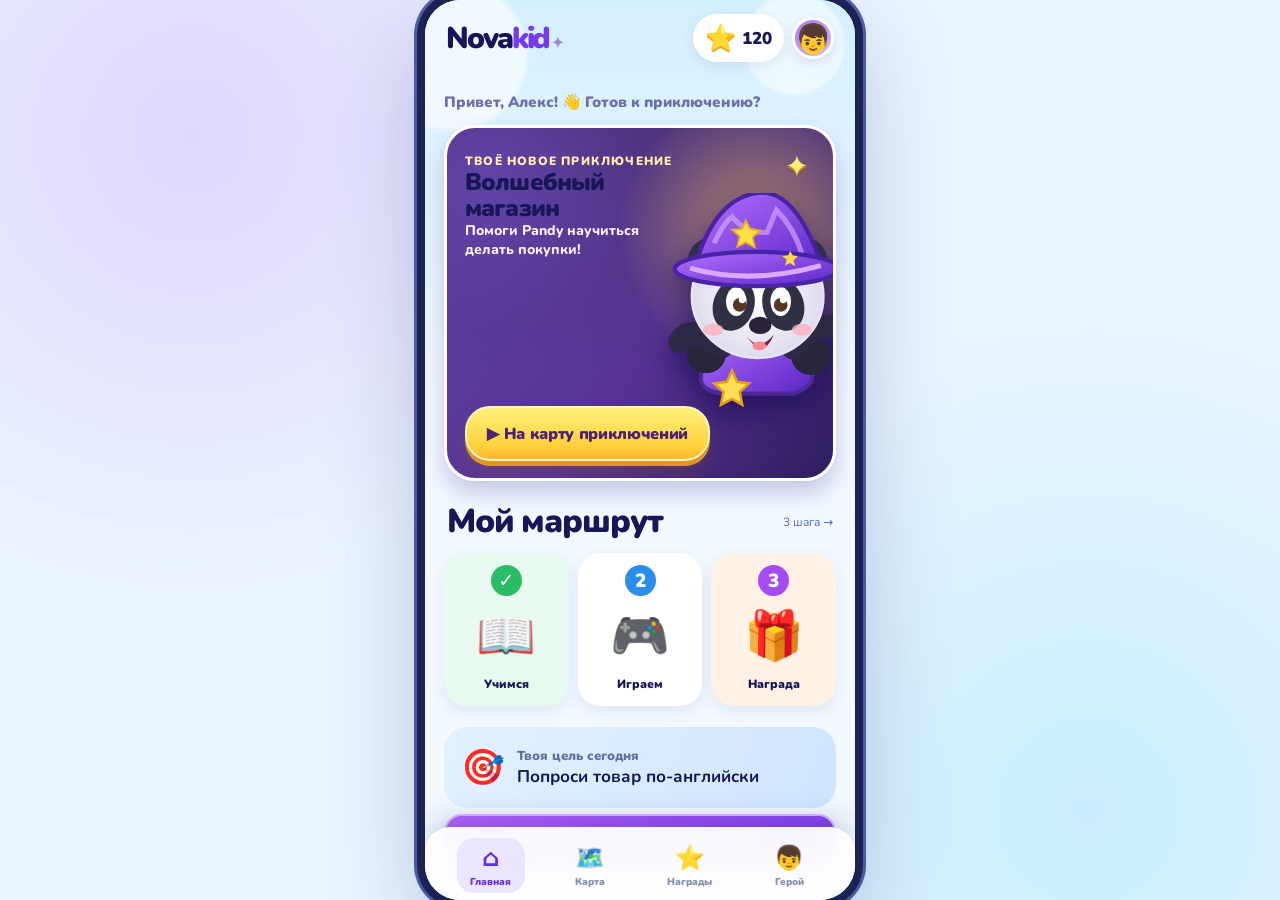
<file: novakid/index.html>
<!doctype html>
<html lang="ru">
<head>
<meta charset="UTF-8"/>
<meta name="viewport" content="width=device-width, initial-scale=1.0, viewport-fit=cover"/>
<meta name="theme-color" content="#eaf6ff"/>
<meta name="description" content="Novakid Learning Adventures — интерактивный мобильный UX-прототип сказочного образовательного приключения."/>
<title>Novakid — Learning Adventures</title>
<link rel="preconnect" href="https://fonts.googleapis.com"/>
<link rel="preconnect" href="https://fonts.gstatic.com" crossorigin/>
<link href="https://fonts.googleapis.com/css2?family=Nunito:wght@400;500;600;700;800;900;1000&display=swap" rel="stylesheet"/>
<style>
:root{--ink:#171658;--muted:#6b75a0;--purple:#7544ee;--violet:#9c51f6;--blue:#188df8;--sun:#ffe568;--yellow:#ffd747;--orange:#ffab29;--surface:#fff;--shadow:0 11px 28px rgba(37,51,109,.16);font-family:'Nunito',system-ui,-apple-system,sans-serif;color:var(--ink)}
*{box-sizing:border-box;-webkit-tap-highlight-color:transparent}
html,body{height:100%;margin:0}
body{background:radial-gradient(circle at 15% 15%,#e0d7ff 0,transparent 35%),radial-gradient(circle at 85% 90%,#c9edff 0,transparent 37%),#eaf4ff;display:grid;place-items:center;overflow:hidden}
button{font:inherit;color:inherit;cursor:pointer;border:0;background:none;touch-action:manipulation}
button:focus-visible{outline:3px solid #ff8b21;outline-offset:3px}
button:disabled{opacity:.55;cursor:not-allowed}
#phone{position:relative;width:min(100vw,430px);height:min(100dvh,900px);max-height:900px;background:#f2f9ff;border-radius:35px;overflow:hidden;box-shadow:0 34px 95px rgba(30,38,87,.26),0 0 0 8px #1c2355,0 0 0 11px #5260aa}
#app{height:100%;position:relative;overflow:hidden}
.screen{position:absolute;inset:0;overflow:hidden;animation:appear .32s ease both}
@keyframes appear{from{opacity:.4;transform:translateY(8px)}to{opacity:1;transform:translateY(0)}}
@keyframes float{0%,100%{transform:translateY(0)}50%{transform:translateY(-8px)}}
@keyframes pulse{0%,100%{transform:scale(1)}50%{transform:scale(1.065)}}
@keyframes shine{from{background-position:-100% 0}to{background-position:230% 0}}
@keyframes bob{0%,100%{transform:rotate(-5deg) translateY(0)}50%{transform:rotate(5deg) translateY(-5px)}}
@keyframes scaleIn{from{opacity:0;transform:translateY(25px) scale(.94)}to{opacity:1;transform:translateY(0) scale(1)}}
@keyframes micwave{0%,100%{opacity:.3;transform:scale(.9)}50%{opacity:.8;transform:scale(1.14)}}
@keyframes drift{0%,100%{transform:translateX(0)}50%{transform:translateX(16px)}}
@keyframes sparkle{0%,100%{opacity:.3;transform:scale(.7)}50%{opacity:1;transform:scale(1.3)}}
h1,h2,h3,p{margin:0}h1,h2,h3{font-weight:1000;line-height:1.1;letter-spacing:-.035em}
.screen-scroll{height:100%;overflow-y:auto;scrollbar-width:none;overscroll-behavior:contain}
.screen-scroll::-webkit-scrollbar,.map-scroll::-webkit-scrollbar{display:none}
.pill{display:inline-flex;align-items:center;gap:6px;border-radius:999px;padding:7px 12px;background:white;box-shadow:0 4px 12px rgba(48,73,130,.11);font-weight:1000;white-space:nowrap}
.counter{font-size:17px}.counter .star{font-size:25px;filter:drop-shadow(0 2px 0 #ed9b05)}
.topbar{position:relative;z-index:4;padding:calc(14px + env(safe-area-inset-top)) 21px 12px;display:flex;align-items:center;justify-content:space-between;gap:8px}
.brand{font-size:30px;font-weight:1000;letter-spacing:-.07em;color:#16155c;white-space:nowrap}.brand em{font-style:normal;color:#7739ed}
.avatar{width:42px;height:42px;border-radius:50%;display:grid;place-items:center;font-size:29px;background:linear-gradient(140deg,#a972ff,#d2bdff);border:3px solid white;box-shadow:0 4px 11px #a194d144}
.top-actions{display:flex;align-items:center;gap:8px}
.btn{width:100%;min-height:60px;display:flex;align-items:center;justify-content:center;gap:11px;border-radius:25px;font-size:19px;font-weight:1000;letter-spacing:-.02em;box-shadow:0 5px 0 #df9724,0 11px 17px #a2661933;transition:transform .12s,filter .12s}
.btn:active{transform:translateY(3px);box-shadow:0 2px 0 #df9724}
.btn.yellow{background:linear-gradient(180deg,#fff07b,#ffce39 80%,#ffb733);color:#4c2371;border:2px solid #fff7bd}
.btn.purple{background:linear-gradient(170deg,#b363fd,#813df0 72%,#6e29e7);color:#fff;border:2px solid #d9b2ff;box-shadow:0 5px 0 #622bc9,0 10px 18px #6434b644}
.btn.blue{background:linear-gradient(180deg,#4bc9ff,#1788ed);color:white;border:2px solid #b7f3ff;box-shadow:0 5px 0 #0873bf,0 10px 16px #3776bd33}
.btn.small{min-height:47px;font-size:15px;border-radius:18px}
.btn.ghost{background:#fff;color:#693ce6;box-shadow:none;border:2px solid #d8c8ff}
.iconbtn{width:42px;height:42px;flex:none;border-radius:16px;background:#fffffff0;display:grid;place-items:center;font-size:22px;font-weight:1000;box-shadow:0 4px 12px #1a336a25}
.nav{position:absolute;bottom:0;left:0;right:0;z-index:9;height:calc(73px + env(safe-area-inset-bottom));padding:10px 16px calc(7px + env(safe-area-inset-bottom));display:flex;align-items:center;justify-content:space-around;background:#fffffff2;border-radius:25px 25px 0 0;box-shadow:0 -8px 30px #1c316329;backdrop-filter:blur(16px)}
.nav button{height:55px;min-width:68px;display:flex;align-items:center;justify-content:center;flex-direction:column;gap:1px;border-radius:17px;font-size:10px;font-weight:900;color:#8290ac}
.nav button span{font-size:24px}.nav button.active{background:#ece5ff;color:#6731da}
.home{background:linear-gradient(#d4efff,#f2f9ff 45%)}
.home:before{content:'';position:absolute;top:0;left:-50px;width:150%;height:370px;background:radial-gradient(circle at 12% 15%,#ffffffa0 0 11%,transparent 12%),radial-gradient(circle at 65% 12%,#ffffff8c 0 9%,transparent 10%)}
.home .home-main{padding:10px 19px 105px;position:relative}
.greeting{font-weight:900;font-size:15px;color:#6d70ab;margin:8px 0 13px}
.hero{position:relative;min-height:354px;border-radius:31px;overflow:hidden;background:linear-gradient(180deg,#493077dd 0%,#21175545 70%),linear-gradient(125deg,#7256c5,#6b3caa 57%,#322062);box-shadow:0 12px 22px #483d9b44;border:3px solid white}
.hero .hero-glow{position:absolute;inset:0;background:radial-gradient(circle at 80% 29%,#ffce5588,transparent 35%),radial-gradient(circle at 10% 12%,#8b68ff44,transparent 35%)}
.hero-content{position:relative;z-index:3;padding:25px 18px 17px;height:350px;display:flex;flex-direction:column;align-items:flex-start}
.kicker{color:#ffecae;font-size:12px;font-weight:1000;letter-spacing:.1em;text-transform:uppercase}
.hero-title{font-size:37px;line-height:1;max-width:210px;color:white;text-shadow:0 4px 0 #462492;letter-spacing:-.05em;margin:9px 0}
.hero-desc{max-width:190px;color:#fef3ff;font-size:14px;font-weight:800;line-height:1.35}
.hero-content .btn{margin-top:auto;width:245px;min-height:55px;font-size:16px}
.hero .panda{position:absolute;z-index:2;right:-28px;top:65px;width:205px;filter:drop-shadow(0 13px 15px #170a52aa);animation:float 4s ease-in-out infinite}
.hero-stars{position:absolute;color:#ffef7a;font-size:29px;text-shadow:0 2px #d49306;animation:sparkle 2.7s infinite;z-index:2}
.section-title{display:flex;align-items:center;justify-content:space-between;margin:23px 3px 13px;font-size:22px}.section-title span{font-size:12px;color:#5268d5;letter-spacing:0}
.path-cards{display:flex;gap:9px}.path-card{flex:1;min-width:0;text-align:center;padding:12px 5px 14px;border-radius:22px;background:#fff;box-shadow:0 5px 15px #4463a31c;font-weight:900;font-size:12px;position:relative}
.path-card .art{font-size:48px;margin:7px 0}.step-bubble{height:31px;width:31px;border-radius:50%;display:grid;place-items:center;color:white;background:#298eea;font-size:19px;margin:auto}.path-card:first-child{background:#e8faef}.path-card:first-child .step-bubble{background:#2bbc66}.path-card:last-child{background:#fff1e5}.path-card:last-child .step-bubble{background:#a54bf4}
.daily{border-radius:23px;background:linear-gradient(110deg,#e2f1ff,#cfe5ff);padding:17px;display:flex;align-items:center;gap:12px;margin:21px 0 6px;font-size:13px}.daily strong{display:block;font-size:17px}
.map-page{background:#7bc5ec}
.map-scroll{position:absolute;inset:0 0 calc(73px + env(safe-area-inset-bottom));overflow-y:auto;overscroll-behavior:contain;scrollbar-width:none}
.map-surface{height:1500px;min-width:100%;position:relative;overflow:hidden;background:linear-gradient(#92d7fa,#7ee2ba 26%,#5fbd76 65%,#429e65)}
.map-art{width:100%;height:1500px;position:absolute;inset:0;pointer-events:none}
.map-point{position:absolute;z-index:3;transform:translateX(-50%);display:flex;align-items:center;flex-direction:column;gap:0;min-width:94px;filter:drop-shadow(0 5px 3px #19542d77)}
.map-point .building{font-size:66px;line-height:1.2;filter:drop-shadow(0 4px 1px #5c452477);transition:transform .2s}
.map-point:active .building{transform:scale(.94)}.map-point .pin{border:4px solid #fff;background:linear-gradient(#fff29a,#ffb72d);box-shadow:0 4px 0 #a86910,0 4px 11px #33190066;color:#7c340d;border-radius:50%;min-width:54px;height:54px;display:grid;place-items:center;font-size:28px;font-weight:1000}
.map-point.current .building{animation:float 3s ease-in-out infinite}.map-point.current .pin{animation:pulse 2s ease-in-out infinite}
.map-point .point-label{background:#ffe6a3;border:2px solid #fff5c6;border-radius:13px;padding:6px 11px;box-shadow:0 4px #ad7123;font-weight:1000;font-size:13px;white-space:nowrap;margin-bottom:4px}
.map-point.done .pin{background:linear-gradient(#71eeab,#10b978);color:white}.map-point.locked{opacity:.76;filter:grayscale(.28) drop-shadow(0 3px 3px #19542d66)}
.map-hud{position:absolute;top:calc(13px + env(safe-area-inset-top));left:17px;right:17px;z-index:6;pointer-events:none}
.map-hud .row{display:flex;justify-content:space-between;gap:7px;align-items:center}.map-hud button{pointer-events:auto}.map-hud .hud-card{pointer-events:auto;background:#fffef7f3;padding:13px 15px;border-radius:21px;box-shadow:0 6px 20px #30567d2c;margin-top:10px;max-width:270px}
.hud-card .muted{font-size:11px;color:#7d739b;font-weight:900}.hud-card h3{font-size:17px;margin:3px 0 9px}.bar{height:10px;background:#c3d9e2;border-radius:20px;overflow:hidden}.bar>i{display:block;height:100%;background:linear-gradient(90deg,#32cf8d,#2ec779);border-radius:20px;transition:width .5s}
.map-bottom{position:absolute;z-index:6;bottom:calc(86px + env(safe-area-inset-bottom));left:17px;right:17px;pointer-events:none}.map-bottom>*{pointer-events:auto}
.map-bottom .caption{margin:0 auto 10px;width:max-content;background:#ffffffe8;padding:8px 13px;border-radius:40px;font-size:12px;font-weight:1000;box-shadow:0 3px 7px #12455f32}
.backdrop{position:absolute;inset:0;background:#130e3c8e;z-index:10;backdrop-filter:blur(3px)}
.modal-wrap{position:absolute;inset:0;z-index:11;display:flex;align-items:end;padding:15px;padding-bottom:calc(23px + env(safe-area-inset-bottom));}
.modal{width:100%;background:#fff;position:relative;border-radius:32px;padding:20px 21px 25px;box-shadow:0 16px 50px #0a082c69;animation:scaleIn .32s ease both;text-align:center}
.modal .close{position:absolute;right:16px;top:15px}.modal h2{font-size:29px;margin:10px 0}.modal .btn{margin-top:19px}.modal small{color:#7983aa;font-weight:800}.modal .panda{width:150px;height:140px;display:block;margin:-67px auto 0;filter:drop-shadow(0 8px 7px #4a2d7855)}
.shop{background:linear-gradient(180deg,#483061,#bd6d43 68%,#e9b479);overflow:hidden}
.shop-set{position:absolute;inset:0;overflow:hidden;background:radial-gradient(circle at 58% 38%,#ffc76b75 0%,transparent 38%),repeating-linear-gradient(90deg,#773b3c0a 0px,#773b3c0a 4px,transparent 4px,transparent 66px),linear-gradient(180deg,#4f3069,#ac6a43 78%,#d6a273)}
.shop-set:before{content:'';position:absolute;inset:70px 4% 21%;border:13px solid #6b383c;border-radius:100px 100px 15px 15px;background:linear-gradient(145deg,#6b9bc777,#f6bc6266 48%,#b87a3888);box-shadow:inset 0 0 0 8px #dca36d88,0 12px 25px #3d263b5c}
.awning{position:absolute;top:58px;left:-5%;width:110%;height:60px;z-index:1;background:repeating-linear-gradient(90deg,#f1d19c 0 44px,#e77d77 44px 88px,#90c8ca 88px 132px);border-bottom:10px solid #d9956a;border-radius:0 0 30px 30px;box-shadow:0 12px 15px #3f234555}
.shelf{position:absolute;width:100%;height:25px;left:0;background:linear-gradient(#f8b56a,#a95639);box-shadow:0 5px 0 #703d35;z-index:1}.shelf::before{content:'🍎 🍐 🍊 🍋 🍌';display:block;position:absolute;bottom:16px;letter-spacing:13px;font-size:34px;white-space:nowrap;filter:drop-shadow(0 4px 3px #42192c88)}
.shelf.first{top:39%}.shelf.second{top:66%}.shelf.second:before{content:'🍓 🍎 🫐 🍊 🥝';font-size:30px}
.lantern{position:absolute;z-index:2;top:105px;right:42px;font-size:49px;filter:drop-shadow(0 0 19px #ffd169)}
.counter-wood{position:absolute;z-index:1;bottom:-1%;width:115%;left:-6%;height:24%;background:repeating-linear-gradient(0deg,transparent 0 33px,#804f37 34px 37px),linear-gradient(90deg,#c5824a,#ecb26a 44%,#a86139);border-top:20px solid #ffd39a;box-shadow:0 -8px 12px #3c244455;border-radius:18px}
.shop .panda{position:absolute;z-index:3;width:245px;height:245px;left:50%;top:31%;transform:translateX(-50%);filter:drop-shadow(0 15px 13px #3f173b99)}
.shop .shop-header{position:absolute;z-index:6;top:calc(14px + env(safe-area-inset-top));left:15px;right:15px;display:flex;gap:10px;align-items:center}
.shop-name{flex:1;min-width:0;background:#fffffff4;border-radius:22px;padding:8px 12px;box-shadow:0 4px 13px #23154844}
.shop-name strong{font-size:13px;display:block;line-height:1}.shop-name small{font-weight:800;color:#84769b;font-size:11px}
.shop-name .bar{height:7px;margin-top:5px}
.dialog{position:absolute;z-index:5;left:8%;right:8%;top:23%;background:#fff;border-radius:29px;padding:17px 15px;font-size:20px;font-weight:1000;text-align:center;box-shadow:0 7px 20px #401e4933;line-height:1.25}
.dialog::after{content:'';position:absolute;bottom:-14px;left:62%;border:15px solid transparent;border-top-color:white;border-bottom:0}
.story-bottom,.lesson-bottom{position:absolute;z-index:5;left:13px;right:13px;bottom:calc(19px + env(safe-area-inset-bottom))}
.story-card{border-radius:27px;background:#fffdf5f5;padding:19px;box-shadow:var(--shadow);text-align:center}.story-card h2{font-size:25px;margin:5px 0 7px}.story-card p{font-size:14px;color:#555b8a;font-weight:800;line-height:1.35}.story-card .btn{margin-top:15px}
.speak-panel{background:#fff;box-shadow:0 -7px 31px #1f164566;border-radius:32px 32px 21px 21px;padding:16px 18px 18px;text-align:center;position:relative}
.speak-title{display:flex;align-items:center;justify-content:center;gap:7px;color:#7250c7;font-weight:1000;font-size:13px;margin-bottom:5px}
.speak-prompt{font-size:20px;font-weight:1000;line-height:1.27;letter-spacing:-.02em;margin-bottom:11px}
.fruits{display:flex;gap:7px;justify-content:center;margin:8px 0 9px}.fruit{width:31%;min-height:83px;background:linear-gradient(#fff,#fff3e9);border:2px solid #f4e3d7;border-radius:20px;font-weight:1000;font-size:12px;box-shadow:0 4px 0 #d5bda9;display:flex;flex-direction:column;align-items:center;justify-content:center}.fruit b{font-size:37px}.fruit.chosen{border-color:#8b5bf9;background:#f0e7ff;box-shadow:0 4px 0 #a284e4}.fruit.unavailable{opacity:.45;filter:grayscale(.9)}
.mic{width:90px;height:90px;border-radius:50%;color:white;display:grid;place-items:center;margin:7px auto 4px;font-size:43px;background:radial-gradient(circle at 36% 25%,#69e5ff 0,#209efc 46%,#593df4 89%);border:7px solid #dfd5ff;box-shadow:0 6px 0 #7452ca,0 5px 25px #534ddd88;position:relative}
.mic:before,.mic:after{content:'';position:absolute;border:2px solid #61baff;inset:-17px;border-radius:50%;animation:micwave 2s infinite;pointer-events:none}.mic:after{inset:-29px;animation-delay:.3s}
.mic.listening{background:radial-gradient(circle,#ff72aa,#9e34e7);animation:pulse .9s infinite}
.mic-caption{font-size:12px;font-weight:900;color:#576794;margin:6px 0 10px;min-height:17px}
.utility{display:flex;gap:9px}.utility button{flex:1;min-height:43px;border-radius:16px;background:#edf2ff;color:#61529c;font-weight:1000;font-size:12px}
.demo{font-size:11px;color:#817598;font-weight:800;margin-top:9px;text-decoration:underline;text-underline-offset:3px}
.feedback{position:absolute;z-index:8;left:16px;right:16px;top:44%;padding:16px;text-align:center;background:#fffef1;border:3px solid #ffde63;border-radius:24px;box-shadow:0 10px 25px #41223077;animation:scaleIn .24s ease both}.feedback strong{display:block;font-size:22px}.feedback p{font-size:13px;margin:6px 0 12px}.feedback .btn{min-height:47px}
.results{background:linear-gradient(180deg,#51338f 0,#774ed3 30%,#f3f8ff 31%);padding-bottom:18px}
.results .result-hero{text-align:center;position:relative;padding:calc(27px + env(safe-area-inset-top)) 12px 13px;min-height:250px;overflow:hidden}
.result-hero h1{color:white;font-size:36px;text-shadow:0 4px 0 #472789;margin-top:6px}
.result-hero p{color:#fef0ff;font-weight:900;margin-top:6px}
.result-hero .panda{height:143px;width:143px;filter:drop-shadow(0 8px 7px #20184e66);animation:bob 3s infinite}
.result-star{position:absolute;font-size:48px;animation:float 2.6s infinite;filter:drop-shadow(0 5px 1px #d38006)}
.result-body{background:#f3f8ff;border-radius:32px 32px 0 0;min-height:calc(100% - 240px);padding:20px 17px 35px;position:relative}
.result-body h2{font-size:21px;margin:0 0 12px}.check-list{background:white;border-radius:23px;padding:10px 14px;box-shadow:0 6px 17px #4869a518}
.check-row{display:flex;align-items:center;gap:10px;border-bottom:1px solid #edf1f9;padding:9px 0;font-size:13px;font-weight:900}.check-row:last-child{border-bottom:0}.check-row i{font-style:normal;font-size:22px}
.reward{border-radius:24px;background:linear-gradient(100deg,#fff3ce,#f8e9ff);padding:13px 14px;display:flex;align-items:center;gap:11px;margin:14px 0 17px}.reward .rewardart{font-size:53px}.reward strong{font-size:17px}.reward small{display:block;color:#8579a1;font-weight:800}
.results .btn{margin-bottom:10px}
.choice{background:linear-gradient(#e8f6ff,#f4f8ff);padding-bottom:15px}
.choice-head{text-align:center;padding:calc(16px + env(safe-area-inset-top)) 18px 8px}.choice-head h1{font-size:28px;margin:11px 0 4px}.choice-head p{font-size:13px;color:#6878a4;font-weight:900}
.choice .pandy-inline{width:78px;height:78px;display:inline-block;vertical-align:middle}
.choice .cards{padding:8px 19px 22px;display:flex;flex-direction:column;gap:10px}
.choice-card{display:flex;align-items:center;gap:12px;width:100%;text-align:left;padding:8px 11px 8px 8px;border-radius:23px;background:white;box-shadow:0 5px 17px #425d9c1c;border:3px solid white;min-height:127px;transition:transform .16s,border-color .16s}
.choice-card.active{border-color:#8c54fa;background:#f6efff;transform:scale(1.015);box-shadow:0 7px 18px #6945b44d}
.choice-card .place-art{height:103px;width:112px;flex:none;border-radius:18px;overflow:hidden;position:relative;display:grid;place-items:center;font-size:56px;text-shadow:0 5px 4px #26436066}
.place-art.forest{background:radial-gradient(circle at 75% 17%,#fff5c0 0 13%,transparent 14%),linear-gradient(#73c9ed 0 45%,#66c888 46%);box-shadow:inset 0 -20px 0 #3f936a}
.place-art.mountain{background:linear-gradient(145deg,#a9e0fa,#d7dbff 50%,#a7caf0);box-shadow:inset 0 -16px #accce3}
.place-art.oasis{background:radial-gradient(circle at 69% 22%,#fff09b 0 15%,transparent 16%),linear-gradient(#97e1f5 0 56%,#ebce88 57%)}
.choice-card h3{font-size:17px;margin-bottom:6px}.choice-card p{font-size:12px;color:#667296;line-height:1.33;font-weight:800}.choice-radio{margin-left:auto;flex:none;width:20px;height:20px;border-radius:50%;border:2px solid #b5aad5;display:grid;place-items:center}.choice-card.active .choice-radio{border-color:#8b4df1;background:#8b4df1;color:white}
.choice-footer{position:sticky;bottom:0;background:linear-gradient(transparent,#f4f8ff 15%);padding:11px 19px calc(17px + env(safe-area-inset-bottom))}
.toast{position:absolute;z-index:30;bottom:100px;left:25px;right:25px;background:#221963ed;border-radius:18px;padding:14px 16px;text-align:center;color:white;font-size:13px;font-weight:900;box-shadow:0 7px 25px #26164270;animation:scaleIn .22s}
.overlay-pause{z-index:22;position:absolute;inset:0;display:grid;place-items:center;background:#22144da8;backdrop-filter:blur(4px);padding:25px}.overlay-pause .pause-card{width:100%;border-radius:30px;background:#fff;text-align:center;padding:28px;box-shadow:var(--shadow)}.pause-card h2{font-size:27px;margin:7px 0}.pause-card p{font-size:13px;color:#7180a1;font-weight:800;margin:8px 0 23px}.pause-card .btn{margin:10px 0}.tiny{font-size:11px;color:#6c74a0;font-weight:800}
@media(max-width:500px){#phone{height:100dvh;width:100vw;max-height:none;border-radius:0;box-shadow:none}.topbar{padding-top:calc(13px + env(safe-area-inset-top))}}
@media(prefers-reduced-motion:reduce){*,*:before,*:after{animation-duration:.001ms!important;transition-duration:.001ms!important}}
</style>
</head>
<body>
<main id="phone" aria-label="Novakid Learning Adventures — мобильный интерактивный прототип"><div id="app"></div></main>
<script>
(function(){
'use strict';
var app=document.getElementById('app'),storageKey='novakid-adventures-v1',recognition=null,toastTimer=null;
var initial={screen:'home',stars:120,completed:false,selected:null,pending:null,stage:0,fruit:'banana',hintUsed:false,hintEver:false,pause:false,feedback:'',attempts:0,mode:'',heard:''};
var state=Object.assign({},initial);
try{var saved=JSON.parse(localStorage.getItem(storageKey)||'null');if(saved&&typeof saved==='object'){state=Object.assign({},initial,saved);if(!['home','map','mission','intro','lesson','results','choose'].includes(state.screen))state.screen='home'}}catch(e){}
function save(){try{localStorage.setItem(storageKey,JSON.stringify(Object.assign({},state,{pause:false,feedback:'',mode:''})))}catch(e){}}
function setScreen(screen){state.screen=screen;state.pause=false;state.feedback='';state.mode='';save();render()}
function say(text){if(!('speechSynthesis' in window)){toast('Озвучивание недоступно в этом браузере');return}try{window.speechSynthesis.cancel();var msg=new SpeechSynthesisUtterance(text);msg.lang='en-US';msg.rate=.82;msg.pitch=1.12;window.speechSynthesis.speak(msg)}catch(e){toast('Не удалось воспроизвести звук')}}
function panda(){return '<svg class="panda" viewBox="0 0 240 250" xmlns="http://www.w3.org/2000/svg" role="img" aria-label="Панда Pandy в волшебной шляпе"><defs><linearGradient id="cloak" x2="1" y2="1"><stop stop-color="#b471ff"/><stop offset="1" stop-color="#5b25c6"/></linearGradient><radialGradient id="fur"><stop stop-color="#fff"/><stop offset="1" stop-color="#dfddec"/></radialGradient></defs><ellipse cx="116" cy="217" rx="76" ry="23" fill="#3c2161" opacity=".24"/><path d="M60 195Q38 230 78 235H161Q200 221 170 193L160 154H80Z" fill="url(#cloak)" stroke="#4c2997" stroke-width="5"/><circle cx="59" cy="188" r="23" fill="#29263b"/><circle cx="181" cy="190" r="23" fill="#29263b"/><path d="M77 180Q43 152 28 174M160 181Q185 151 212 157" fill="none" stroke="#2c2947" stroke-width="27" stroke-linecap="round"/><circle cx="65" cy="80" r="28" fill="#303049"/><circle cx="173" cy="80" r="28" fill="#303049"/><circle cx="66" cy="81" r="13" fill="#88658c"/><circle cx="171" cy="81" r="13" fill="#88658c"/><ellipse cx="119" cy="121" rx="77" ry="72" fill="url(#fur)" stroke="#e9e4f4" stroke-width="3"/><ellipse cx="91" cy="131" rx="24" ry="31" transform="rotate(18 91 131)" fill="#303045"/><ellipse cx="149" cy="131" rx="24" ry="31" transform="rotate(-18 149 131)" fill="#303045"/><ellipse cx="94" cy="127" rx="12" ry="17" fill="white"/><ellipse cx="146" cy="127" rx="12" ry="17" fill="white"/><circle cx="98" cy="131" r="8" fill="#573624"/><circle cx="146" cy="131" r="8" fill="#573624"/><circle cx="101" cy="125" r="4" fill="white"/><circle cx="149" cy="125" r="4" fill="white"/><ellipse cx="122" cy="155" rx="13" ry="10" fill="#282139"/><path d="M106 167Q120 187 138 166Q125 197 106 167" fill="#7e2543"/><ellipse cx="121" cy="179" rx="8" ry="5" fill="#ff8595"/><ellipse cx="67" cy="160" rx="12" ry="7" fill="#ffb2bf" opacity=".8"/><ellipse cx="171" cy="160" rx="12" ry="7" fill="#ffb2bf" opacity=".8"/><path d="M44 93Q66 7 119 0Q164 -6 195 88Q113 71 44 93" fill="url(#cloak)" stroke="#4923a4" stroke-width="5"/><path d="M68 59Q80 34 89 28Q106 48 130 46L141 20Q162 41 171 72" fill="none" stroke="#d4a9ff" stroke-width="6" opacity=".65"/><ellipse cx="118" cy="89" rx="96" ry="20" fill="url(#cloak)" stroke="#4824a6" stroke-width="5"/><path d="M40 88Q109 108 193 85" fill="none" stroke="#dba9ff" stroke-width="6"/><path d="M105 32l5 10 12 2-9 8 3 12-11-6-10 5 3-12-9-8 12-1Z" fill="#ffde46" stroke="#edab20" stroke-width="2"/><path d="M157 68l3 5 6 1-5 5 2 7-6-4-6 3 2-7-5-4 7-1Z" fill="#ffda48"/><path d="M89 208l6 13 14 2-11 10 3 15-12-7-13 7 3-15-11-10 15-2Z" fill="#ffde54" stroke="#e69d1c" stroke-width="3"/></svg>'}
function mapArt(){
var svg='<svg class="map-art" viewBox="0 0 420 1500" preserveAspectRatio="none" aria-hidden="true" xmlns="http://www.w3.org/2000/svg"><defs><linearGradient id="grass" x2="0" y2="1"><stop stop-color="#b4eec5"/><stop offset=".32" stop-color="#66c895"/><stop offset="1" stop-color="#57a973"/></linearGradient><linearGradient id="river" x2="1" y2="1"><stop stop-color="#83f6ff"/><stop offset="1" stop-color="#199bcf"/></linearGradient><filter id="shadow"><feGaussianBlur stdDeviation="5"/></filter></defs><rect width="420" height="1500" fill="url(#grass)"/><path d="M-50 45Q50 -35 155 33T425 30L460 0V300Q348 235 254 299Q123 330 -45 265Z" fill="#cae6e9" opacity=".46"/><path d="M-30 300Q79 245 157 285T430 270V450Q255 403 155 453T-20 440Z" fill="#83d9a6" opacity=".4"/><path d="M-40 955Q85 895 173 948T449 900V1130Q321 1050 216 1121T-30 1100Z" fill="#4bad72" opacity=".4"/><path d="M-30 1100Q100 995 188 1109T435 1180" stroke="#3276a1" stroke-width="100" fill="none" opacity=".24" filter="url(#shadow)"/><path d="M-30 1100Q100 995 188 1109T435 1180" stroke="url(#river)" stroke-width="78" fill="none"/><path d="M-30 1100Q100 995 188 1109T435 1180" stroke="#d1ffff" stroke-width="6" fill="none" stroke-dasharray="24 40" opacity=".75"/><path d="M84 1450C88 1400 100 1340 84 1250S220 1120 302 1030S120 977 113 920S330 840 260 765S185 655 223 585" stroke="#458153" stroke-width="29" opacity=".37" fill="none"/><path d="M84 1450C88 1400 100 1340 84 1250S220 1120 302 1030S120 977 113 920S330 840 260 765S185 655 223 585" stroke="#fce6a9" stroke-width="20" fill="none" stroke-linecap="round"/><path d="M84 1450C88 1400 100 1340 84 1250S220 1120 302 1030S120 977 113 920S330 840 260 765S185 655 223 585" stroke="#fffaf1" stroke-width="4" fill="none" stroke-dasharray="8 23" stroke-linecap="round"/><path d="M223 585Q152 474 76 390M223 585Q224 386 256 280M223 585Q294 489 357 458" stroke="#fff0bc" stroke-width="14" fill="none" stroke-linecap="round" stroke-dasharray="15 13"/>';
var rnd=42;function rand(){rnd=(rnd*1664525+1013904223)>>>0;return rnd/4294967296}
for(var i=0;i<185;i++){var x=8+rand()*405,y=55+rand()*1390,r=7+rand()*13; if((x>125&&x<280&&y>620&&y<870)||(x>80&&x<340&&y>1040&&y<1220))continue;var type=rand();if(type<.65){svg+='<g opacity="'+(.8+rand()*.2).toFixed(2)+'"><ellipse cx="'+(x+4).toFixed(1)+'" cy="'+(y+r).toFixed(1)+'" rx="'+(r*.7).toFixed(1)+'" ry="'+(r*.3).toFixed(1)+'" fill="#20704c" opacity=".34"/><path d="M'+x.toFixed(1)+' '+(y-r*2.1).toFixed(1)+'l'+(-r*.8).toFixed(1)+' '+(r*1.7).toFixed(1)+'h'+(r*.55).toFixed(1)+'l'+(-r*.63).toFixed(1)+' '+(r*.8).toFixed(1)+'h'+(r*1.75).toFixed(1)+'l'+(-r*.6).toFixed(1)+' '+(-r*.8).toFixed(1)+'h'+(r*.5).toFixed(1)+'Z" fill="'+(rand()>.5?'#178a69':'#1d9e68')+'" stroke="#257c51" stroke-width="1.5"/></g>'}else{svg+='<circle cx="'+x.toFixed(1)+'" cy="'+y.toFixed(1)+'" r="'+r.toFixed(1)+'" fill="'+(rand()>.5?'#64c96b':'#2d9d68')+'" stroke="#3d9863" stroke-width="3"/><circle cx="'+(x-r*.3).toFixed(1)+'" cy="'+(y-r*.4).toFixed(1)+'" r="'+(r*.4).toFixed(1)+'" fill="#9ae797" opacity=".7"/>'}}
for(var j=0;j<95;j++){var fx=rand()*420,fy=rand()*1500;svg+='<circle cx="'+fx.toFixed(1)+'" cy="'+fy.toFixed(1)+'" r="'+(2+rand()*3).toFixed(1)+'" fill="'+(['#f9d450','#f6aadd','#e9f8ff','#f6b39b'][j%4])+'" opacity=".88"/>'}
if(state.completed&&state.selected){var branchPath=state.selected==='forest'?'M223 585Q152 474 76 390':state.selected==='mountain'?'M223 585Q224 386 256 280':'M223 585Q294 489 357 458';svg+='<path d="'+branchPath+'" stroke="#ffdf55" stroke-width="13" stroke-linecap="round" fill="none" opacity=".95"/><path d="'+branchPath+'" stroke="#fff" stroke-width="3" stroke-dasharray="7 15" stroke-linecap="round" fill="none"/>'}svg+='<g transform="translate(191 1061) rotate(-19)"><rect x="-27" y="-16" width="54" height="34" rx="4" fill="#8e5937" stroke="#583e30" stroke-width="5"/><path d="M-26 -10H26M-26 0H26M-26 10H26" stroke="#e8a65e" stroke-width="5"/></g></svg>';return svg}
function nav(active){return '<nav class="nav" aria-label="Навигация"><button data-action="home" class="'+(active==='home'?'active':'')+'"><span>⌂</span>Главная</button><button data-action="map" class="'+(active==='map'?'active':'')+'"><span>🗺️</span>Карта</button><button data-action="prizes" class="'+(active==='prizes'?'active':'')+'"><span>⭐</span>Награды</button><button data-action="profile" class="'+(active==='profile'?'active':'')+'"><span>👦</span>Герой</button></nav>'}
function counter(){return '<span class="pill counter"><span class="star">⭐</span>'+state.stars+'</span>'}
function home(){return '<section class="screen home"><div class="screen-scroll"><header class="topbar"><div class="brand">Nova<em>kid</em><span style="font-size:15px;color:#9e8ada"> ✦</span></div><div class="top-actions">'+counter()+'<span class="avatar">👦</span></div></header><div class="home-main"><p class="greeting">Привет, Алекс! 👋 Готов к приключению?</p><div class="hero"><div class="hero-glow"></div><span class="hero-stars" style="top:19px;right:24px">✦</span><span class="hero-stars" style="top:174px;right:4px;animation-delay:.8s">⭐</span>'+panda()+'<div class="hero-content"><div class="kicker">Твоё новое приключение</div><h1>Волшебный<br>магазин</h1><div class="hero-desc">Помоги Pandy научиться делать покупки!</div><button class="btn yellow" data-action="map">▶ На карту приключений</button></div></div><div class="section-title"><h2>Мой маршрут</h2><span>3 шага →</span></div><div class="path-cards"><div class="path-card"><div class="step-bubble">✓</div><div class="art">📖</div>Учимся</div><div class="path-card"><div class="step-bubble">2</div><div class="art">🎮</div>Играем</div><div class="path-card"><div class="step-bubble">3</div><div class="art">🎁</div>Награда</div></div><div class="daily"><span style="font-size:35px">🎯</span><div><span style="font-weight:900;color:#61739e">Твоя цель сегодня</span><strong>Попроси товар по-английски</strong></div></div><button class="btn purple small" data-action="map">Открыть мой сказочный мир 🗺️</button></div></div>'+nav('home')+'</section>'}
function point(top,left,emoji,label,kind,action,pin){return '<button class="map-point '+(kind||'')+'" style="top:'+top+'px;left:'+left+'%" data-action="'+action+'" aria-label="'+label+'"><span class="point-label">'+label+'</span><span class="building">'+emoji+'</span><span class="pin">'+pin+'</span></button>'}
function mapScreen(modal){var done=state.completed;var pts=point(1250,20,'🏡','Первые слова','done','done','✓')+point(1030,72,'🌳','Лесная поляна','done','done','✓')+point(920,27,'🧺','Задания','done','done','✓')+point(765,62,'🏪','Волшебный магазин',done?'done':'current',done?'results':'mission',done?'✓':'★');
pts+=done?point(585,53,'🪄','Развилка','done','choice','◆')+point(390,18,'🌲','Лесной ручей',state.selected==='forest'?'current':'locked','branch-forest',state.selected==='forest'?'★':'?')+point(280,61,'🏡','Домик в горах',state.selected==='mountain'?'current':'locked','branch-mountain',state.selected==='mountain'?'★':'?')+point(458,85,'🌴','Оазис',state.selected==='oasis'?'current':'locked','branch-oasis',state.selected==='oasis'?'★':'?'):point(288,55,'🏰','Скоро новая зона','locked','locked','🔒');
var hud='<div class="map-hud"><div class="row"><button class="iconbtn" data-action="home" aria-label="На главную">←</button><div class="pill" style="font-size:13px">🧒 Алекс</div>'+counter()+'</div><div class="hud-card"><div class="muted">МОЁ ПРИКЛЮЧЕНИЕ · SHOPPING</div><h3>'+(done?'Волшебный магазин пройден!':'Научись покупать продукты')+'</h3><div class="bar"><i style="width:'+(done?100:67)+'%"></i></div><div class="tiny" style="margin-top:5px">'+(done?'3 из 3 миссий':'2 из 3 миссий')+'</div></div></div>';
var cta=done?(state.selected?'▶ Начать новую миссию':'🧭 Выбрать новый путь'):'▶ Начать миссию';var action=done?(state.selected?'next':'choice'):'mission';
var base='<section class="screen map-page"><div class="map-scroll" id="mapscroll"><div class="map-surface">'+mapArt()+pts+'</div></div>'+hud+'<div class="map-bottom"><div class="caption">'+(done?(state.selected?'Твой новый путь открыт! ✨':'Куда отправимся дальше? ✨'):'✨ Нажми на сияющий магазин')+'</div><button class="btn yellow" data-action="'+action+'">'+cta+'</button></div>'+nav('map')+'</section>';
if(modal){base+='<div class="backdrop" data-action="closemission"></div><div class="modal-wrap"><div class="modal"><button class="iconbtn close" data-action="closemission">✕</button>'+panda()+'<div class="tiny">МИССИЯ 3 ИЗ 3 · SHOPPING</div><h2>🛍️ Волшебный магазин</h2><p style="color:#626b9b;font-weight:800;line-height:1.4">Помоги Pandy выбрать покупки!<br>Научись просить товары по-английски.</p><div style="display:flex;justify-content:center;gap:16px;margin:19px 0 7px;font-weight:1000;font-size:13px"><span>⏱ 5–7 минут</span><span>⭐ +15 звёзд</span></div><button class="btn purple" data-action="start">Начать миссию ▶</button><small>🎤 Разговорная практика</small></div></div>'}return base}
function shopSet(){return '<div class="shop-set"><div class="awning"></div><div class="lantern">🏮</div><div class="shelf first"></div><div class="shelf second"></div><div class="counter-wood"></div></div>'+panda()}
function shopHeader(stage){return '<header class="shop-header"><button class="iconbtn" data-action="backshop" aria-label="Назад">←</button><div class="shop-name"><strong>🏪 Волшебный магазин</strong><small>Шаг '+stage+' из 3</small><div class="bar"><i style="width:'+(stage*33.33)+'%"></i></div></div><button class="iconbtn" data-action="pause" aria-label="Пауза">Ⅱ</button></header>'}
function intro(){return '<section class="screen shop">'+shopSet()+shopHeader(1)+'<div class="dialog">Welcome to my<br>magic shop! <button data-action="welcome" aria-label="Прослушать" style="font-size:22px">🔊</button></div><div class="story-bottom"><div class="story-card"><div class="tiny">НОВАЯ ИСТОРИЯ ✨</div><h2>Магия покупок!</h2><p>Pandy ждёт тебя в магазине. Помоги ему: попроси яблоко на английском!</p><button class="btn purple" data-action="lesson">Начать приключение ▶</button></div></div></section>'}
function lesson(){var step=state.stage,ask=step===0?'I would like an apple, please.':step===1?'What would you like?':'Sorry, we have no apples today!',title=step===0?'Слушай и повторяй':step===1?'Попроси яблоко!':'Яблоки закончились!',help=step===0?'Повтори фразу за Pandy':step===1?'Скажи просьбу самостоятельно':'Попроси другой фрукт',options=step===0?'<div class="fruits"><button class="fruit chosen" data-action="apple"><b>🍎</b>apple</button></div>':step===1?'<div class="fruits"><button class="fruit chosen" data-action="apple"><b>🍎</b>apple</button><button class="fruit" data-action="fruit-banana"><b>🍌</b>banana</button><button class="fruit" data-action="fruit-orange"><b>🍊</b>orange</button></div>':'<div class="fruits"><button class="fruit unavailable" disabled><b>🍎</b>нет в наличии</button><button class="fruit '+(state.fruit==='banana'?'chosen':'')+'" data-action="fruit-banana"><b>🍌</b>banana</button><button class="fruit '+(state.fruit==='orange'?'chosen':'')+'" data-action="fruit-orange"><b>🍊</b>orange</button></div>';
var panel='<div class="lesson-bottom"><div class="speak-panel"><div class="speak-title">✦ Шаг '+(step+1)+' из 3 · '+(['С поддержкой','Самостоятельно','Новая ситуация'][step])+'</div><div class="speak-prompt">'+title+'</div>'+options+(step===0?'<p style="font-size:13px;font-weight:900;color:#5145a4">I would like an apple, please.</p>':'')+'<button class="mic '+(state.mode==='listening'?'listening':'')+'" data-action="mic" aria-label="Произнести ответ">🎙</button><div class="mic-caption">'+(state.mode==='listening'?'Слушаю тебя…':state.heard?'Услышал: '+escapeHtml(state.heard):help)+'</div><div class="utility"><button data-action="hint">💡 Подсказка</button><button data-action="repeat">🔊 Послушать</button></div><button class="demo" data-action="demo">▶ Продолжить в деморежиме без микрофона</button></div></div>';
var feedback=state.feedback?'<div class="feedback"><strong>'+escapeHtml(state.feedback)+'</strong><p>'+(state.feedback.startsWith('Здорово')?'Pandy получил твою просьбу! ✨':'Попробуй ещё раз — у тебя получится!')+'</p><button class="btn purple small" data-action="feedbacknext">Дальше →</button></div>':'';
return '<section class="screen shop">'+shopSet()+shopHeader(step+1)+'<div class="dialog">'+escapeHtml(ask)+' <button data-action="repeat" aria-label="Озвучить" style="font-size:21px">🔊</button></div>'+panel+feedback+'</section>'}
function results(){return '<section class="screen results"><div class="screen-scroll"><div class="result-hero"><span class="result-star" style="left:27px;top:89px">⭐</span><span class="result-star" style="right:24px;top:58px;animation-delay:.5s">🌟</span>'+panda()+'<h1>Миссия пройдена!</h1><p>Ты справился, Алекс! 🎉</p></div><div class="result-body"><h2>Чему ты научился?</h2><div class="check-list"><div class="check-row"><i>✅</i>Повторил новую фразу</div><div class="check-row"><i>✅</i>'+(state.hintEver?'Попросил товар с помощью Pandy':'Сам попросил товар')+'</div><div class="check-row"><i>✅</i>Нашёл выход из новой ситуации</div></div><h2 style="margin:18px 0 9px">Твоя награда 🎁</h2><div class="reward"><div class="rewardart">🪔</div><div><strong>+15 ⭐ и магическая лампа</strong><small>Новый предмет для твоего мира</small></div></div><button class="btn yellow" data-action="choice">Выбрать приключение →</button><button class="btn ghost small" data-action="map">Вернуться на карту</button><button data-action="restart" style="display:block;margin:17px auto 5px;text-decoration:underline;font-size:12px;color:#8e83ad;font-weight:900">↻ Пройти демосценарий заново</button></div></div></section>'}
var branches={forest:{title:'Лесной ручей',emoji:'🌲',desc:'Помоги белочке устроить пикник. Попроси ягоды!',cls:'forest'},mountain:{title:'Домик в горах',emoji:'🏡',desc:'Загляни к медвежонку. Попроси тёплый чай!',cls:'mountain'},oasis:{title:'Оазис путешественников',emoji:'🌴',desc:'Найди волшебное кафе и попроси прохладную воду!',cls:'oasis'}};
function choose(){var cards='';Object.keys(branches).forEach(function(k){var b=branches[k];cards+='<button class="choice-card '+(state.pending===k?'active':'')+'" data-action="pick-'+k+'" aria-pressed="'+(state.pending===k)+'"><div class="place-art '+b.cls+'">'+b.emoji+'</div><div style="flex:1"><h3>'+b.title+'</h3><p>'+b.desc+'</p></div><span class="choice-radio">'+(state.pending===k?'✓':'')+'</span></button>'});return '<section class="screen choice"><div class="screen-scroll"><div class="choice-head"><button class="iconbtn" data-action="results" style="position:absolute;top:calc(17px + env(safe-area-inset-top));left:18px">←</button><span class="pill" style="position:absolute;right:18px;top:calc(17px + env(safe-area-inset-top))">⭐ '+state.stars+'</span><div style="height:12px"></div>'+panda().replace('class="panda"','class="pandy-inline"')+'<h1>Куда отправимся?</h1><p>Выбери приключение, которое нравится тебе!</p></div><div class="cards">'+cards+'</div><div class="choice-footer"><button class="btn purple" data-action="confirm" '+(!state.pending?'disabled':'')+'>Выбрать этот путь →</button><p class="tiny" style="text-align:center;margin-top:10px">Все три пути помогают практиковать английский</p></div></div></section>'}
function pause(){return '<div class="overlay-pause"><div class="pause-card"><div style="font-size:60px">⏸️</div><h2>Перерыв!</h2><p>Отдохни немного. Pandy подождёт тебя в магазине.</p><button class="btn purple" data-action="resume">Продолжить ▶</button><button class="btn ghost" data-action="map">На карту</button></div></div>'}
function escapeHtml(s){return String(s).replace(/[&<>"']/g,function(c){return {'&':'&amp;','<':'&lt;','>':'&gt;','"':'&quot;',"'":'&#39;'}[c]})}
function render(){var html=state.screen==='home'?home():state.screen==='map'?mapScreen(false):state.screen==='mission'?mapScreen(true):state.screen==='intro'?intro():state.screen==='lesson'?lesson():state.screen==='results'?results():state.screen==='choose'?choose():home();app.innerHTML=html+(state.pause?pause():'');if(state.screen==='map'||state.screen==='mission'){var m=document.getElementById('mapscroll');if(m)m.scrollTop=(state.completed&&state.selected)?0:(state.completed?300:530)}}
function toast(s){var t=document.createElement('div');t.className='toast';t.textContent=s;app.querySelectorAll('.toast').forEach(function(n){n.remove()});app.appendChild(t);clearTimeout(toastTimer);toastTimer=setTimeout(function(){t.remove()},2600)}
function finishStage(){if(state.feedback)return;state.mode='';state.feedback='Здорово! У тебя получилось!';save();render()}
function nextStage(){state.feedback='';state.heard='';state.mode='';state.attempts=0;state.hintUsed=false;if(state.stage<2){state.stage++;setScreen('lesson')}else{if(!state.completed){state.completed=true;state.stars+=15}setScreen('results')}}
function demoAdvance(){state.mode='demo';state.heard='Демонстрационный ответ';finishStage()}
function errorAnswer(){state.attempts++;state.heard='';state.mode='';render();toast(state.attempts>1?'Можно воспользоваться подсказкой 💡':'Попробуй ещё раз! Ты справишься 🌟')}
function startMic(){var Recognition=window.SpeechRecognition||window.webkitSpeechRecognition;if(!Recognition){toast('Распознавание недоступно. Используй деморежим ниже.');return}
try{if(recognition)recognition.abort();recognition=new Recognition();recognition.lang='en-US';recognition.interimResults=false;recognition.maxAlternatives=3;var target=state.stage===2?state.fruit:'apple';state.mode='listening';state.heard='';render();recognition.onresult=function(e){var variants=Array.from(e.results[0]).map(function(x){return x.transcript.toLowerCase()});var best=variants[0]||'';state.heard=best;var match=variants.some(function(s){return s.includes(target)&&(/would like|i like|like a|like an|i'd like|want/.test(s))});state.mode='';if(match){finishStage()}else{errorAnswer()}};recognition.onerror=function(e){state.mode='';render();toast(e.error==='not-allowed'?'Разреши доступ к микрофону или выбери деморежим':'Не удалось распознать речь. Попробуй ещё раз')};recognition.onend=function(){if(state.mode==='listening'){state.mode='';render()}};recognition.start()}catch(e){state.mode='';render();toast('Микрофон недоступен. Используй деморежим.')}}
app.addEventListener('click',function(e){var b=e.target.closest('[data-action]');if(!b||b.disabled)return;var a=b.getAttribute('data-action');
if(a==='restart'){state=Object.assign({},initial);save();setScreen('home');return}
if(a==='home'){setScreen('home');return}
if(a==='map'){if(recognition)try{recognition.abort()}catch(x){}setScreen('map');return}
if(a==='mission'){setScreen('mission');return}
if(a==='closemission'){setScreen('map');return}
if(a==='start'){state.stage=0;state.hintUsed=false;state.hintEver=false;state.attempts=0;state.heard='';setScreen('intro');return}
if(a==='lesson'){state.stage=0;setScreen('lesson');return}
if(a==='backshop'){if(state.screen==='intro'){setScreen('map')}else if(state.stage===0){setScreen('intro')}else{state.stage--;setScreen('lesson')}return}
if(a==='pause'){state.pause=true;render();return}
if(a==='resume'){state.pause=false;render();return}
if(a==='mic'){startMic();return}
if(a==='demo'){demoAdvance();return}
if(a==='feedbacknext'){nextStage();return}
if(a==='repeat'){say(state.stage===0?'I would like an apple, please.':state.stage===1?'What would you like?':'Sorry, we have no apples today!');return}
if(a==='welcome'){say('Welcome to my magic shop!');return}
if(a==='hint'){state.hintUsed=true;state.hintEver=true;toast(state.stage===0?'Скажи: I would like an apple, please.':state.stage===1?'Начни так: I would like an…':'Начни так: I would like a '+state.fruit+', please.');save();return}
if(a==='fruit-banana'||a==='fruit-orange'){if(state.stage===1){toast('Сейчас попроси яблоко 🍎');return}state.fruit=a.slice(6);state.heard='';render();return}
if(a==='apple'){if(state.stage===1)toast('Отличный выбор! Теперь попроси его 🎤');return}
if(a==='results'){setScreen('results');return}
if(a==='choice'){state.pending=state.selected;setScreen('choose');return}
if(a.startsWith('pick-')){state.pending=a.slice(5);save();render();return}
if(a==='confirm'){if(!state.pending){toast('Сначала выбери приключение');return}state.selected=state.pending;setScreen('map');return}
if(a==='next'){toast('Этот маршрут открыт! Следующая миссия появится в следующей версии.');return}
if(a.startsWith('branch-')){var k=a.slice(7);if(!state.completed){toast('Сначала пройди Волшебный магазин');return}if(state.selected===k)toast('Ты выбрал: '+branches[k].title);else setScreen('choose');return}
if(a==='done'){toast('Эта миссия уже пройдена ✓');return}
if(a==='locked'){toast('Эта зона пока закрыта 🔒');return}
if(a==='prizes'){toast('Твои награды: '+state.stars+' звёзд'+(state.completed?' и магическая лампа 🪔':'')+'!');return}
if(a==='profile'){toast('Герой Алекс · уровень Pre-A1/A1');return}
});
var touchStartX=null;app.addEventListener('touchstart',function(e){if(state.screen==='map'&&e.touches[0])touchStartX=e.touches[0].clientX},{passive:true});
window.NovakidDemo={reset:function(){state=Object.assign({},initial);save();render()},getState:function(){return Object.assign({},state)}};
render();
})();
</script>
</body></html>
</file>
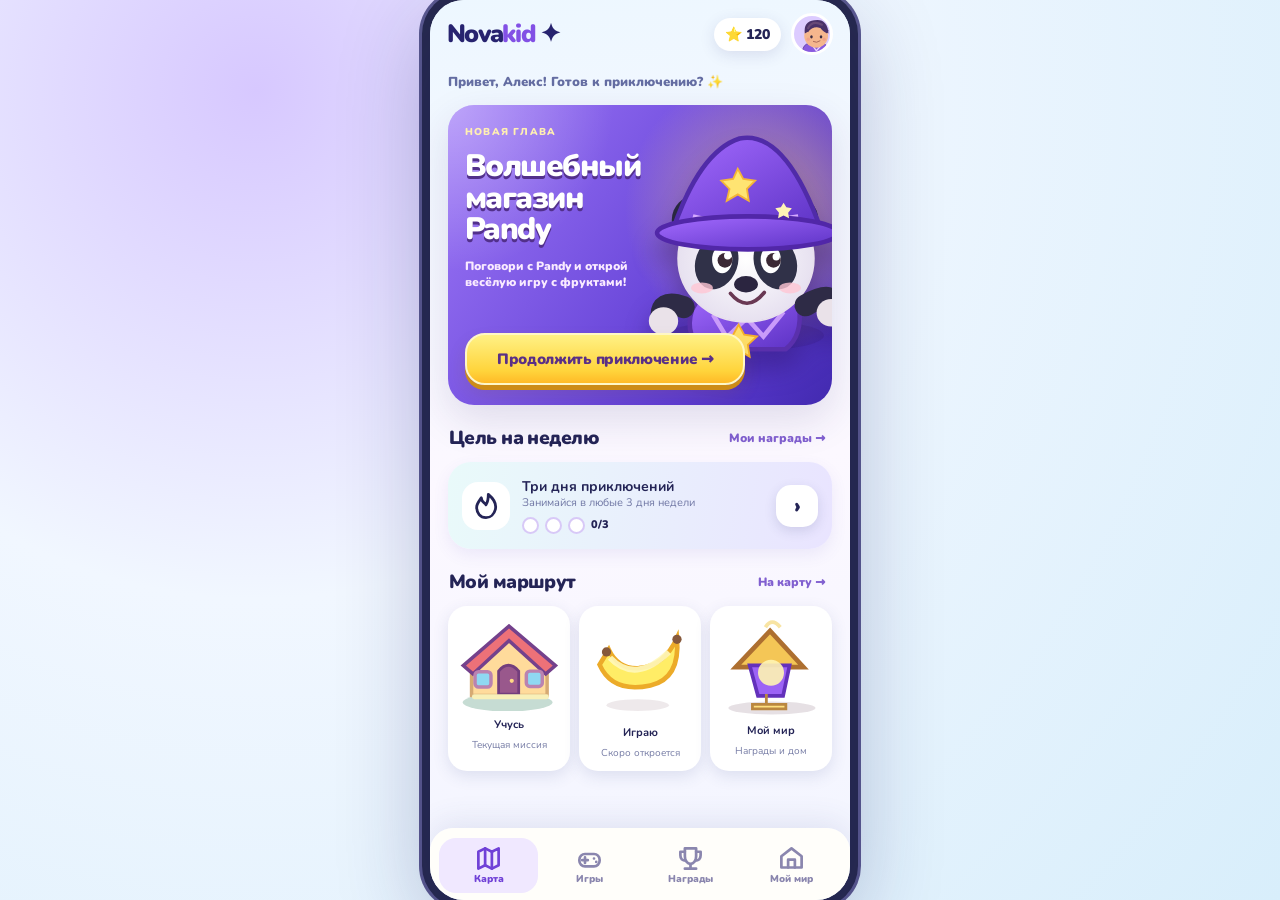
<file: novakid2/index.html>
<!doctype html>
<html lang="ru">
<head>
<meta charset="UTF-8">
<meta name="viewport" content="width=device-width, initial-scale=1, viewport-fit=cover">
<meta name="theme-color" content="#7648e8">
<meta name="description" content="Novakid Learning Adventures 2.0 — Pandy Adventure Loop. Интерактивный мобильный прототип для Kids Area.">
<title>Novakid Adventures 2.0 — Pandy Adventure Loop</title>
<link rel="preconnect" href="https://fonts.googleapis.com">
<link rel="preconnect" href="https://fonts.gstatic.com" crossorigin>
<link href="https://fonts.googleapis.com/css2?family=Nunito:wght@400;500;600;700;800;900;1000&display=swap" rel="stylesheet">
<link rel="stylesheet" href="./style.css">
</head>
<body>
<main id="device" aria-label="Мобильная игра Novakid Learning Adventures">
  <div id="app" role="application" aria-label="Pandy Adventure Loop"></div>
</main>
<script src="./art.js" defer></script>
<script src="./app.js" defer></script>
</body>
</html>
</file>
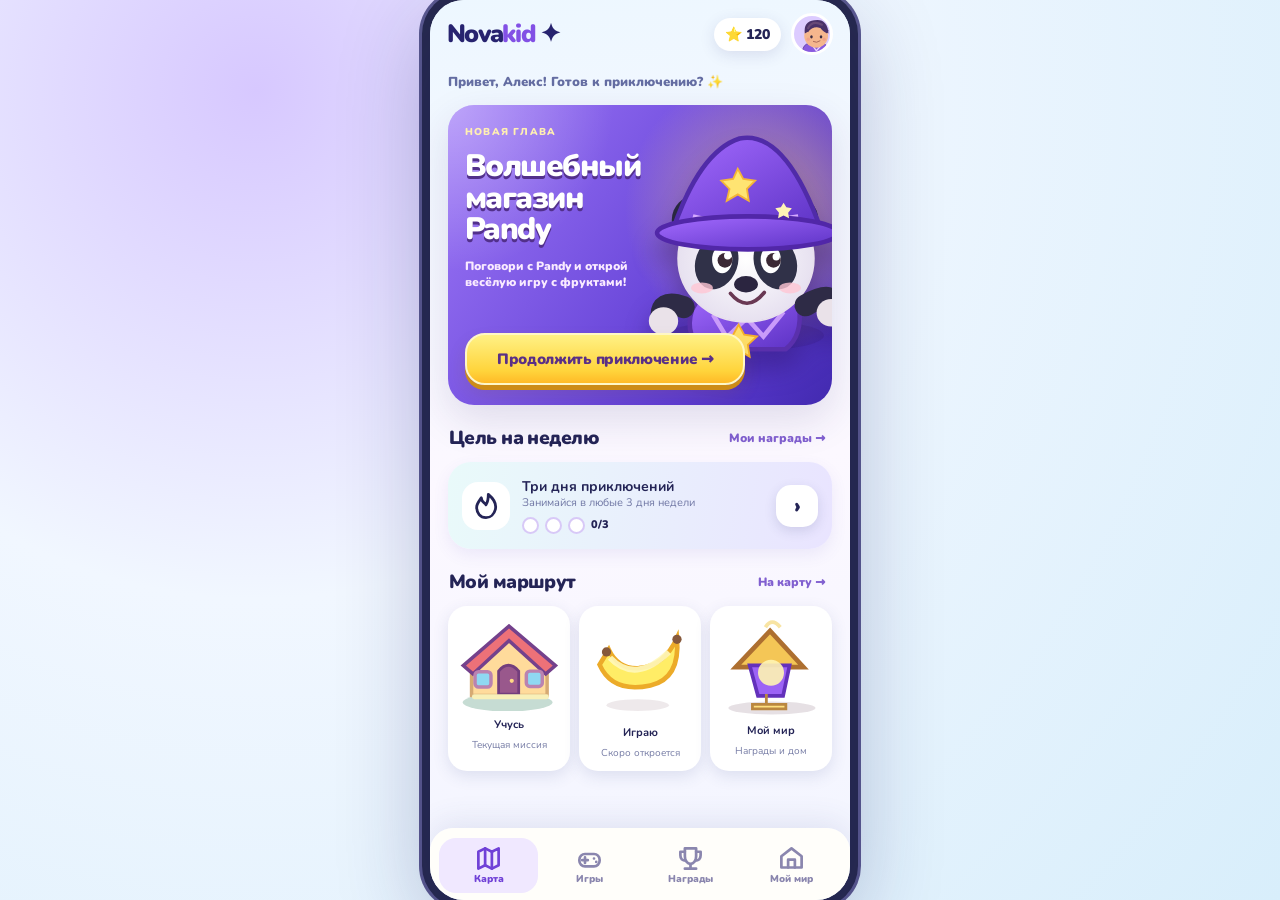
<file: novakids2/index.html>
<!doctype html>
<html lang="ru">
<head>
<meta charset="UTF-8">
<meta name="viewport" content="width=device-width, initial-scale=1">
<meta name="robots" content="noindex">
<meta http-equiv="refresh" content="0; url=../novakid2/">
<link rel="canonical" href="https://artem-chinkov.github.io/prototype/novakid2/">
<title>Novakid 2.0 — новый адрес</title>
</head>
<body>
<p>Игра перемещена. <a href="../novakid2/">Открыть Novakid Learning Adventures 2.0</a>.</p>
<script>location.replace(new URL('../novakid2/'+location.search+location.hash,location.href).href)</script>
</body>
</html>
</file>
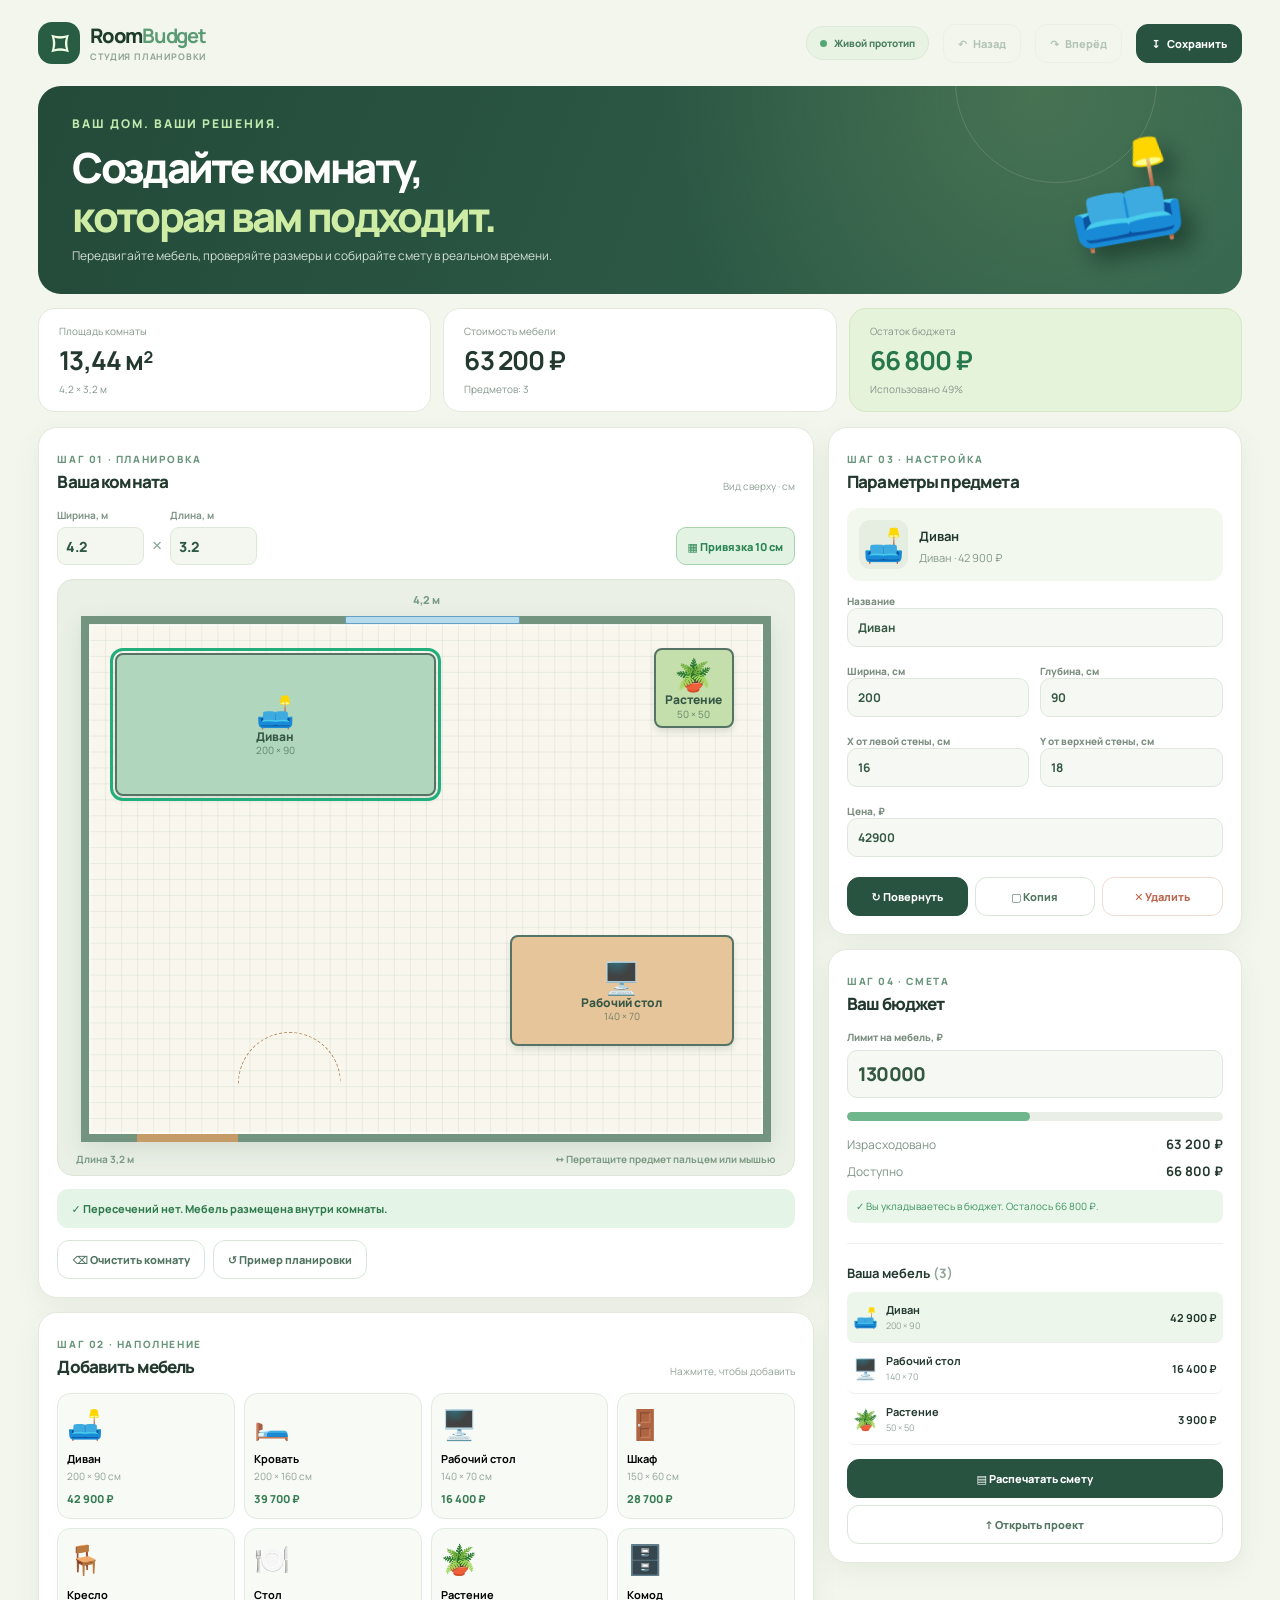
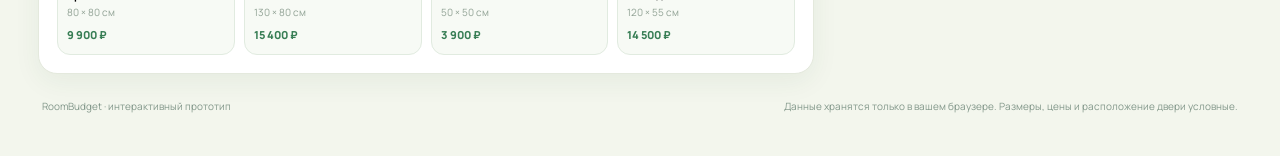
<file: roombudget/index.html>
<!doctype html>
<html lang="ru">
<head>
  <meta charset="utf-8">
  <meta name="viewport" content="width=device-width,initial-scale=1,viewport-fit=cover">
  <meta name="theme-color" content="#f3f6ed">
  <meta name="description" content="RoomBudget — интерактивный планировщик комнаты. Расставляйте мебель, сравнивайте размеры и контролируйте бюджет.">
  <title>RoomBudget — планировщик комнаты и бюджета</title>
  <link rel="stylesheet" href="./styles.css">
  <script src="./app.js" defer></script>
</head>
<body>
<div class="app">
  <header class="topbar">
    <a class="brand" href="../" aria-label="К выбору прототипов"><span class="brand-mark">⌑</span><span>Room<b>Budget</b><small>Студия планировки</small></span></a>
    <div class="header-actions">
      <span class="prototype-label"><span></span> Живой прототип</span>
      <button class="btn btn-quiet header-action" type="button" id="undo" title="Отменить действие" aria-label="Отменить">↶ <span>Назад</span></button>
      <button class="btn btn-quiet header-action" type="button" id="redo" title="Повторить действие" aria-label="Повторить">↷ <span>Вперёд</span></button>
      <button class="btn btn-dark" type="button" id="export">↧ <span>Сохранить</span></button>
    </div>
  </header>

  <div class="intro">
    <div>
      <p class="eyebrow">Ваш дом. Ваши решения.</p>
      <h1>Создайте комнату,<br><em>которая вам подходит.</em></h1>
      <p>Передвигайте мебель, проверяйте размеры и собирайте смету в реальном времени.</p>
    </div>
    <div class="intro-decoration" aria-hidden="true">🛋️</div>
  </div>

  <section class="stats" aria-label="Обзор проекта">
    <div class="stat"><span>Площадь комнаты</span><strong id="stat-area">—</strong><small id="stat-size">—</small></div>
    <div class="stat"><span>Стоимость мебели</span><strong id="stat-total">—</strong><small id="stat-count">—</small></div>
    <div class="stat stat-accent"><span>Остаток бюджета</span><strong id="stat-remaining">—</strong><small id="stat-percent">—</small></div>
  </section>

  <main class="main-layout">
    <div class="workspace-col">
      <section class="surface board-panel" aria-label="План комнаты">
        <div class="section-title"><div><span class="eyebrow">Шаг 01 · Планировка</span><h2>Ваша комната</h2></div><span class="section-note">Вид сверху · см</span></div>
        <div class="board-toolbar">
          <div class="room-fields">
            <label>Ширина, м <input type="number" id="room-width" step="0.1" min="1.5" max="15" value="4.2" inputmode="decimal"></label>
            <span class="multiply">×</span>
            <label>Длина, м <input type="number" id="room-height" step="0.1" min="1.5" max="15" value="3.2" inputmode="decimal"></label>
          </div>
          <button id="snap-toggle" class="toggle-btn active" type="button" aria-pressed="true">▦ Привязка 10 см</button>
        </div>
        <div class="plan-shell">
          <div class="ruler-top" id="ruler-width">4,2 м</div>
          <div class="room-viewport">
            <div id="room" class="room" role="group" aria-label="План комнаты с перемещаемой мебелью">
              <div class="window" title="Окно (условное обозначение)"></div>
              <div class="door" title="Дверь (условное обозначение)"></div>
              <div id="furniture-layer"></div>
            </div>
          </div>
          <div class="ruler-bottom"><span id="ruler-height">3,2 м</span><span>↔ Перетащите предмет пальцем или мышью</span></div>
        </div>
        <div id="collision-status" class="board-status success" role="status">✓ Мебель расставлена без пересечений</div>
        <div class="board-actions">
          <button id="clear" class="btn btn-outline" type="button">⌫ Очистить комнату</button>
          <button id="reset" class="btn btn-outline" type="button">↺ Пример планировки</button>
        </div>
      </section>

      <section class="surface catalog-panel" aria-labelledby="catalog-heading">
        <div class="section-title"><div><span class="eyebrow">Шаг 02 · Наполнение</span><h2 id="catalog-heading">Добавить мебель</h2></div><span class="section-note">Нажмите, чтобы добавить</span></div>
        <div class="catalog" id="catalog"></div>
      </section>
    </div>

    <aside class="sidebar">
      <section class="surface inspector-panel" aria-labelledby="inspector-heading">
        <div class="section-title"><div><span class="eyebrow">Шаг 03 · Настройка</span><h2 id="inspector-heading">Параметры предмета</h2></div></div>
        <div id="inspector"></div>
      </section>
      <section class="surface budget-panel" aria-labelledby="budget-heading">
        <div class="section-title"><div><span class="eyebrow">Шаг 04 · Смета</span><h2 id="budget-heading">Ваш бюджет</h2></div></div>
        <label class="field-label" for="budget">Лимит на мебель, ₽</label>
        <input class="text-input budget-input" type="number" id="budget" min="1000" max="100000000" step="1000" value="130000" inputmode="numeric">
        <div class="progress"><div id="budget-bar"></div></div>
        <div class="budget-row"><span>Израсходовано</span><b id="budget-spent">—</b></div>
        <div class="budget-row"><span>Доступно</span><b id="budget-left">—</b></div>
        <p id="budget-message" class="budget-message">—</p>
        <div class="divider"></div>
        <h3>Ваша мебель <span id="list-count"></span></h3>
        <div id="furniture-list" class="furniture-list"></div>
        <div class="aside-actions">
          <button class="btn btn-dark" id="print" type="button">▤ Распечатать смету</button>
          <label class="btn btn-outline import-btn" for="import-json">↑ Открыть проект</label>
          <input id="import-json" type="file" accept=".json,application/json" hidden>
        </div>
      </section>
    </aside>
  </main>
  <footer><span>RoomBudget · интерактивный прототип</span><span>Данные хранятся только в вашем браузере. Размеры, цены и расположение двери условные.</span></footer>
</div>
<div class="toast" id="toast" role="status" aria-live="polite"></div>
</body>
</html>
</file>
<file: novakid2/style.css>
:root{font-family:'Nunito',system-ui,sans-serif;color:#242456;--ink:#28235f;--sub:#7a7aa6;--purple:#7648e8;--purple2:#b473ff;--yellow:#ffd94b;--mint:#32c995;--panel:#fff;--shadow:0 15px 40px #34256622}
*{box-sizing:border-box;-webkit-tap-highlight-color:transparent}html,body{margin:0;width:100%;height:100%;overflow:hidden}body{background:radial-gradient(circle at 20% 10%,#d7c8ff,#f1f7ff 39%,#d8eefb);display:flex;justify-content:center;align-items:center}button{font:inherit;color:inherit;border:none;background:none;cursor:pointer;touch-action:manipulation}button:disabled{opacity:.5;cursor:default}button:focus-visible,[role=button]:focus-visible{outline:3px solid #ffa832;outline-offset:3px}#device{position:relative;width:min(100vw,420px);height:min(100dvh,900px);min-height:min(100dvh,600px);background:#eef8ff;overflow:hidden;border-radius:34px;box-shadow:0 25px 90px #1c20654d,0 0 0 8px #27294e,0 0 0 11px #5c5a91}#app{position:relative;width:100%;height:100%;overflow:hidden}.screen{position:absolute;inset:0;animation:fadein .28s ease both;overflow:hidden}.scroll{height:100%;overflow-y:auto;overscroll-behavior:contain;scrollbar-width:none}.scroll::-webkit-scrollbar,.map-scroll::-webkit-scrollbar{display:none}.pastel{background:linear-gradient(175deg,#edf7ff,#fcf8ff 52%,#f2f5ff)}.safe{padding-top:calc(13px + env(safe-area-inset-top))}.bottom-safe{padding-bottom:calc(12px + env(safe-area-inset-bottom))}.row{display:flex;align-items:center;gap:10px}.between{justify-content:space-between}.grow{flex:1;min-width:0}.muted{color:var(--sub)}.bold{font-weight:1000}.eyebrow{font-size:10px;font-weight:1000;letter-spacing:.12em;color:#8067ce}.font11{font-size:11px}.font12{font-size:12px}.font13{font-size:13px}.font14{font-size:14px}.heading{font-weight:1000;line-height:1.08;letter-spacing:-.045em}.h1{font-size:30px}.h2{font-size:23px}.h3{font-size:18px}.center{text-align:center}.wrap{padding:0 18px}.glass{background:#fffffff0;backdrop-filter:blur(12px);box-shadow:0 6px 23px #36518a24}.pill{display:inline-flex;align-items:center;gap:5px;padding:7px 11px;border-radius:30px;background:white;font-size:14px;font-weight:1000;box-shadow:0 4px 15px #33347b21;white-space:nowrap}.iconbtn{display:grid;place-items:center;width:42px;height:42px;flex:none;border-radius:15px;background:#fff;box-shadow:0 4px 12px #31396b25;font-size:22px;font-weight:1000}.btn{min-height:56px;width:100%;border-radius:20px;display:flex;align-items:center;justify-content:center;gap:9px;padding:10px 12px;font-weight:1000;font-size:17px;line-height:1.1;letter-spacing:-.02em;transition:transform .12s,filter .12s;box-shadow:0 5px 0 #cd8c17,0 10px 18px #88612229}.btn:active{transform:translateY(3px)}.btn.yellow{background:linear-gradient(#fff185,#ffd43b 75%,#ffba27);color:#5a3086;border:2px solid #fff7c5}.btn.purple{background:linear-gradient(#b17eff,#8852ef 60%,#7136d8);color:#fff;border:2px solid #d3b0ff;box-shadow:0 5px 0 #6230c5,0 10px 18px #6144b830}.btn.mint{background:linear-gradient(#8df5cb,#37d9a1);color:#125c5a;border:2px solid #b8ffe4;box-shadow:0 5px 0 #189773,0 10px 18px #137e5330}.btn.ghost{background:white;border:2px solid #dbd0ff;color:#704dd7;box-shadow:none}.btn.small{min-height:45px;font-size:14px;border-radius:16px}.btn.tiny{min-height:38px;font-size:12px;border-radius:13px}.panel{border-radius:24px;background:#fff;box-shadow:var(--shadow);padding:16px}.card{background:#fff;border-radius:23px;box-shadow:0 7px 19px #3f4c9820;padding:13px}.chip{font-size:11px;font-weight:1000;border-radius:30px;background:#ede9ff;color:#7750d3;padding:6px 10px}.nav{height:calc(72px + env(safe-area-inset-bottom));position:absolute;z-index:30;bottom:0;left:0;right:0;display:grid;grid-template-columns:repeat(4,minmax(0,1fr));gap:2px;align-items:center;padding:7px 9px calc(5px + env(safe-area-inset-bottom));background:#fffefaee;backdrop-filter:blur(15px);box-shadow:0 -6px 30px #4447851c;border-radius:23px 23px 0 0}.nav button{height:55px;border-radius:17px;display:flex;flex-direction:column;align-items:center;justify-content:center;gap:0;font-weight:1000;color:#8a86ae;font-size:10px}.nav button svg{height:27px;width:27px}.nav button.active{color:#7041d7;background:#f0e8ff}.withnav{padding-bottom:calc(89px + env(safe-area-inset-bottom))}.top{position:relative;z-index:5;display:flex;align-items:center;justify-content:space-between;gap:9px;padding:calc(13px + env(safe-area-inset-top)) 17px 8px}.wordmark{font-size:25px;color:#27236f;font-weight:1000;letter-spacing:-.07em}.wordmark span{color:#8250e5}.top .avatar-mini{height:42px;width:42px;border:3px solid #fff;border-radius:50%;background:#dccbff;display:grid;place-items:center;overflow:hidden}.top .avatar-mini svg{height:43px;width:43px}.top-title{font-size:16px;font-weight:1000;line-height:1.1}.page-title{font-size:27px;font-weight:1000;letter-spacing:-.04em}.space{height:15px}.sectionhead{display:flex;justify-content:space-between;align-items:center;margin:20px 1px 11px}.sectionhead strong{font-size:19px;font-weight:1000;letter-spacing:-.03em}.sectionhead button{font-size:12px;color:#8160d0;font-weight:1000}.hudline{background:#d9e5f3;border-radius:10px;height:8px;overflow:hidden}.hudline i{display:block;height:100%;border-radius:10px;background:linear-gradient(90deg,#68e5ae,#16ba8d);transition:width .35s}.progress-dots{display:flex;justify-content:center;align-items:center;gap:6px}.progress-dots i{display:block;width:12px;height:12px;border-radius:50%;background:#d8d9f0}.progress-dots i.on{background:#30c594;box-shadow:0 1px 0 #0e916d}.tile-grid{display:grid;grid-template-columns:repeat(3,1fr);gap:9px}.tile{min-width:0;border-radius:19px;background:white;box-shadow:0 5px 16px #39488221;padding:9px;text-align:center;position:relative}.tile svg{width:100%;height:auto}.tile strong{display:block;font-size:11px}.tile small{font-size:10px;color:#767ca5}.banner{border-radius:26px;position:relative;overflow:hidden;box-shadow:var(--shadow)}.banner-purple{background:linear-gradient(125deg,#9d77f7,#5c3ad2 74%,#422aaf);color:white}.hero-banner{height:300px;padding:20px 17px;display:flex;flex-direction:column;align-items:flex-start}.hero-banner:before{content:'';position:absolute;inset:0;background:radial-gradient(circle at 83% 35%,#ffd56f8c,transparent 38%),radial-gradient(circle at 0 0,#ffffff55,transparent 34%)}.hero-banner .hero-copy{position:relative;z-index:3;max-width:190px}.hero-banner h1{font-size:31px;line-height:1.02;font-weight:1000;letter-spacing:-.05em;margin:12px 0 9px;text-shadow:0 3px #52308b}.hero-banner p{font-size:12px;font-weight:900;line-height:1.37;color:#f9eaff}.hero-banner .pandy-art{position:absolute;right:-24px;top:28px;width:220px;height:210px;z-index:2;animation:float 4s ease-in-out infinite;filter:drop-shadow(0 18px 12px #28136163)}.hero-banner .btn{position:relative;z-index:4;margin-top:auto;max-width:280px;font-size:15px;min-height:52px}.weekly{display:flex;align-items:center;gap:12px;padding:15px 14px;border-radius:23px;background:linear-gradient(100deg,#e9fafa,#e9e4ff);box-shadow:0 6px 16px #625aba18}.weekly .flame{height:48px;width:48px;display:grid;place-items:center;font-size:27px;background:#fff;border-radius:16px}.weekly .grow strong{display:block;font-size:14px}.weekly .grow small{display:block;color:#7077a4;font-size:11px;line-height:1.3}.week-icons{display:flex;gap:6px;margin-top:7px}.week-icons i{width:17px;height:17px;border-radius:50%;background:white;border:2px solid #d8c9f7}.week-icons i.done{background:#ffcd51;border-color:#eaaa36}.map-screen{background:#74d9c6}.map-scroll{position:absolute;inset:0 0 calc(74px + env(safe-area-inset-bottom));overflow-y:auto;overscroll-behavior:contain;scrollbar-width:none}.map-world{width:100%;height:1560px;position:relative;background:linear-gradient(160deg,#b6e9f8 0,#7ad9bc 21%,#75c382 54%,#51aa79 100%);overflow:hidden}.map-art{position:absolute;width:100%;height:100%;inset:0;pointer-events:none}.map-node{position:absolute;z-index:2;display:flex;flex-direction:column;align-items:center;gap:0;transform:translateX(-50%);min-width:84px;text-shadow:0 2px 3px #22442c44}.map-node .node-art{height:67px;width:92px;display:grid;place-items:end center;filter:drop-shadow(0 7px 3px #28472f5c)}.map-node .node-art svg{height:73px;width:97px;overflow:visible}.map-node .node-badge{min-width:55px;min-height:42px;padding:5px 8px;border:3px solid white;border-radius:18px;color:#563187;background:#ffdd70;font-weight:1000;font-size:12px;box-shadow:0 4px 0 #af7025;text-align:center;display:grid;place-items:center}.map-node.learn .node-badge{border-radius:50%;width:45px;height:45px;min-width:45px;background:#e7f5ff;box-shadow:0 4px 0 #497aad}.map-node.game .node-badge{border-radius:16px;background:#ffdb73}.map-node.done .node-badge{background:#57d99d;color:#08685b;box-shadow:0 4px 0 #218e68}.map-node.locked{filter:grayscale(.4);opacity:.7}.map-node.current .node-badge{animation:pulse 1.7s infinite}.map-node .node-label{padding:5px 8px;font-weight:1000;font-size:11px;color:#54308b;background:#fff8dc;border:2px solid white;border-radius:13px;white-space:nowrap;box-shadow:0 3px 0 #bca168;margin-top:3px}.map-hud{position:absolute;left:15px;right:15px;top:calc(10px + env(safe-area-inset-top));z-index:8;pointer-events:none}.map-hud>*{pointer-events:auto}.map-hud .map-hud-top{display:flex;align-items:center;justify-content:space-between;gap:10px}.map-hud .map-summary{width:min(285px,82%);border-radius:18px;background:#fffffff1;margin-top:10px;padding:12px 14px;box-shadow:0 6px 16px #24527735}.map-summary .eyebrow{font-size:9px}.map-summary strong{display:block;font-size:14px}.map-summary small{display:block;font-size:10px;color:#70749d;margin-top:4px}.map-cta{position:absolute;z-index:7;left:16px;right:16px;bottom:calc(85px + env(safe-area-inset-bottom));pointer-events:none}.map-cta button{pointer-events:auto}.map-cta .map-hint{background:#fffefaeb;border-radius:100px;font-weight:1000;text-align:center;width:max-content;max-width:100%;margin:0 auto 11px;padding:7px 13px;font-size:11px;box-shadow:0 3px 12px #203e5a30}.modalback{position:absolute;z-index:50;inset:0;background:#14134295;backdrop-filter:blur(4px)}.modalpos{position:absolute;z-index:51;inset:0;display:flex;align-items:end;padding:16px 16px calc(20px + env(safe-area-inset-bottom));pointer-events:none}.modalpos>*{pointer-events:auto}.modal{position:relative;width:100%;background:#fff;border-radius:29px;padding:17px 18px 23px;text-align:center;animation:up .26s ease both;box-shadow:0 20px 48px #22205266}.modal .pandy-art{height:122px;width:130px;display:block;margin:-60px auto -1px}.modal h2{font-size:26px;margin:6px 0;font-weight:1000;letter-spacing:-.04em}.modal p{font-size:13px;line-height:1.5;color:#717196;font-weight:800}.modal .btn{margin-top:15px}.modal-close{position:absolute;right:14px;top:12px}.mission{background:#453377;position:absolute;inset:0;overflow:hidden}.shop-art{position:absolute;inset:0;background:linear-gradient(#7c4b91,#dc9862)}.shop-visual{position:absolute;inset:0;pointer-events:none}.shop-visual svg{height:100%;width:100%}.mission .pandy-art{position:absolute;z-index:2;top:29%;left:50%;transform:translateX(-50%);width:215px;height:216px;filter:drop-shadow(0 10px 10px #2a174b6f)}.mission-head{position:absolute;top:calc(10px + env(safe-area-inset-top));left:13px;right:13px;display:flex;gap:8px;align-items:center;z-index:5}.mission-head .mission-progress{background:#fffffff0;border-radius:17px;flex:1;padding:7px 12px}.mission-progress strong{font-size:12px;display:block}.mission-progress small{font-size:10px;color:#7a7d9a}.dialog{position:absolute;z-index:4;top:21%;left:8%;right:8%;padding:15px 12px;background:#fff;border-radius:22px;font-weight:1000;font-size:18px;text-align:center;box-shadow:0 7px 20px #21113b55}.dialog:after{content:'';position:absolute;left:59%;bottom:-13px;border-top:15px solid white;border-left:16px solid transparent;border-right:10px solid transparent}.dialog button{vertical-align:middle;font-size:20px}.mission-bottom{position:absolute;z-index:6;bottom:calc(14px + env(safe-area-inset-bottom));left:13px;right:13px}.mission-panel{border-radius:28px;background:#fff;padding:14px 13px 17px;text-align:center;box-shadow:0 0 40px #24144555}.mission-panel h2{font-size:21px;font-weight:1000;line-height:1.1;margin-bottom:7px}.mission-panel p{font-size:12px;color:#6f7299;font-weight:800;line-height:1.35}.fruit-choices{display:flex;justify-content:center;gap:7px;margin:8px 0}.fruitbtn{flex:1;border:2px solid #ede8f4;border-radius:17px;background:#fff8f2;padding:6px 2px;font-size:11px;font-weight:1000;box-shadow:0 3px 0 #ded1c2}.fruitbtn svg{display:block;margin:0 auto;width:49px;height:53px}.fruitbtn.selected{background:#efe6ff;border-color:#ad82ff;box-shadow:0 3px 0 #9373d3}.fruitbtn.off{filter:grayscale(1);opacity:.52}.mic{display:grid;place-items:center;margin:7px auto;width:83px;height:83px;border:6px solid #e5dcff;background:radial-gradient(circle at 34% 24%,#7deeff,#388bff 49%,#6e40e6 96%);border-radius:50%;box-shadow:0 5px 0 #6651c6,0 6px 24px #5049a766;color:white;font-size:36px;position:relative}.mic:before,.mic:after{content:'';position:absolute;inset:-13px;border:2px solid #70b8fc;border-radius:50%;animation:micwave 1.8s ease-in-out infinite;pointer-events:none}.mic:after{inset:-24px;animation-delay:.35s}.mic.recording{background:linear-gradient(#f57bb8,#b258dd);animation:pulse .8s infinite}.utility{display:grid;grid-template-columns:1fr 1fr;gap:8px;margin-top:11px}.utility button{min-height:42px;border-radius:14px;background:#efefff;font-size:12px;color:#6e5eb4;font-weight:1000}.linkbtn{font-size:11px;color:#866bb6;font-weight:900;text-decoration:underline;text-underline-offset:3px;padding:8px}.successpop{position:absolute;top:40%;z-index:10;left:15px;right:15px;padding:20px 15px;background:#fff6cc;border:3px solid #ffcb58;border-radius:26px;text-align:center;box-shadow:0 13px 30px #2117476b;animation:up .24s}.successpop h2{font-size:23px;font-weight:1000}.successpop p{font-size:13px;font-weight:800;margin:7px 0 13px}.reward-screen{background:linear-gradient(180deg,#5d39b8 0,#925fe4 36%,#f6f9ff 36%,#f7faff 100%)}.reward-top{height:33%;padding:calc(32px + env(safe-area-inset-top)) 15px 0;position:relative;text-align:center;overflow:hidden}.reward-top .pandy-art{height:115px;width:115px;display:block;margin:0 auto;animation:float 3s infinite}.reward-top h1{color:#fff;text-shadow:0 4px #4f329c;font-weight:1000;font-size:30px;margin:5px auto}.reward-top p{font-size:13px;color:#ffefdc;font-weight:900}.reward-bottom{height:67%;overflow-y:auto;padding:13px 17px 23px}.reward-bottom .panel{margin-bottom:12px}.reward-line{display:flex;align-items:center;gap:9px;font-size:13px;font-weight:900;padding:5px 0}.reward-line svg{width:21px;height:21px}.unlock{background:linear-gradient(100deg,#fff2cb,#f0e1ff);border-radius:22px;padding:13px;display:flex;align-items:center;gap:13px}.unlock .unlock-art{width:76px;height:74px;flex:none}.unlock h3{font-size:16px;font-weight:1000}.unlock p{font-size:11px;color:#6d6a91;font-weight:800}.choice-page{background:linear-gradient(#e9faff,#faf6ff)}.choice-head{text-align:center;padding:calc(19px + env(safe-area-inset-top)) 17px 8px}.choice-head h1{font-size:28px;font-weight:1000;margin:9px 0}.choice-head p{font-size:13px;font-weight:800;color:#77769c}.choices{display:grid;gap:11px;padding:11px 16px 20px}.choice-card{display:flex;align-items:center;gap:10px;padding:8px;width:100%;background:white;border-radius:23px;box-shadow:0 6px 18px #3343941c;border:3px solid transparent;text-align:left}.choice-card.active{border-color:#9662ee;background:#faf3ff;box-shadow:0 6px 18px #8250d93d}.choice-card .scene{height:98px;width:105px;flex:none;overflow:hidden;border-radius:16px}.choice-card .scene svg{width:100%;height:100%}.choice-card h3{font-size:16px;font-weight:1000;line-height:1.1;margin-bottom:5px}.choice-card p{font-size:11px;line-height:1.32;font-weight:800;color:#787a9d}.radio{margin-left:auto;border:2px solid #c5c1e4;border-radius:50%;width:20px;height:20px;display:grid;place-items:center;flex:none;color:#fff;font-size:12px}.choice-card.active .radio{background:#8650e9;border-color:#8650e9}.choice-submit{position:sticky;bottom:0;padding:13px 17px calc(16px + env(safe-area-inset-bottom));background:linear-gradient(#f8f8ffdd,#f8f8ff)}.game-screen{background:#87cfe9}.gameworld{position:absolute;inset:0;overflow:hidden;touch-action:none;user-select:none}.gameworld svg.scene-svg{position:absolute;inset:0;width:100%;height:100%;pointer-events:none}.game-world-banner{position:absolute;z-index:6;top:calc(11px + env(safe-area-inset-top));left:13px;right:13px;display:flex;gap:8px;align-items:center}.game-hud{flex:1;background:#fffef7f0;border-radius:16px;padding:8px 11px;font-weight:1000}.game-hud .row{justify-content:space-between;font-size:12px}.game-instruction{position:absolute;top:calc(89px + env(safe-area-inset-top));left:12px;right:12px;border-radius:23px;background:#fffbdaed;text-align:center;padding:12px 9px;box-shadow:0 5px 17px #4250722f}.game-instruction strong{display:block;font-size:21px}.game-instruction span{font-size:12px;font-weight:900;color:#786b8a}.falling-fruit{position:absolute;z-index:4;pointer-events:none;transform:translate(-50%,-50%);filter:drop-shadow(0 5px 3px #21466a4b);will-change:transform,top,left}.falling-fruit svg{width:100%;height:100%}.basket{position:absolute;z-index:5;bottom:calc(28px + env(safe-area-inset-bottom));height:90px;width:110px;transform:translateX(-50%);pointer-events:none;filter:drop-shadow(0 11px 5px #194d6162)}.basket svg{width:100%;height:100%}.gamehint{position:absolute;bottom:calc(127px + env(safe-area-inset-bottom));left:20px;right:20px;text-align:center;color:white;text-shadow:0 2px 7px #07386e;font-size:12px;font-weight:1000;pointer-events:none}.gameoverlay{position:absolute;inset:0;z-index:20;background:#291c66a1;backdrop-filter:blur(6px);display:grid;place-items:center;padding:19px}.gameoverlay .panel{width:100%;text-align:center}.gameoverlay h2{font-size:28px;font-weight:1000}.gameoverlay p{font-size:13px;font-weight:800;color:#79769f;margin:9px 0 17px}.gameoverlay .btn{margin-top:12px}.gift{display:grid;place-items:center;width:110px;height:115px;margin:0 auto}.gift svg{width:100%;height:100%}.room-screen{background:linear-gradient(#f1e9ff,#fff7ec 65%,#f9f2ff)}.room-scene{height:min(49vh,410px);min-height:280px;position:relative;overflow:hidden;background:linear-gradient(145deg,#fadfd0,#efd4fa 48%,#ffedbe)}.room-scene:before{content:'';position:absolute;top:0;left:0;right:0;bottom:37%;background:repeating-linear-gradient(90deg,transparent 0 48px,#fff7f444 49px 52px);opacity:.5}.room-scene:after{content:'';position:absolute;bottom:0;left:-10%;width:120%;height:40%;background:repeating-linear-gradient(0deg,#b8845c24 0 3px,transparent 4px 42px),linear-gradient(#e7b883,#c78a76);clip-path:polygon(0 20%,100% 20%,100% 100%,0 100%)}.room-item{position:absolute;z-index:3;background:#ffffff4f;border:2px dashed #ffffffaa;border-radius:16px;min-height:64px;min-width:69px;display:grid;place-items:center}.room-item svg{width:70px;height:75px}.room-item.active{outline:3px solid #ffc445}.room-item.shelf{top:20%;right:7%}.room-item.wall{top:17%;left:8%}.room-item.corner{bottom:11%;right:8%}.room-item.desk{bottom:9%;left:7%}.room-avatar{position:absolute;z-index:4;left:50%;bottom:13%;transform:translateX(-50%);width:140px;height:180px;pointer-events:none;filter:drop-shadow(0 8px 5px #67475d50)}.room-avatar svg{width:100%;height:100%}.room-info{padding:15px 17px}.tabs{display:flex;gap:5px;border-radius:15px;background:#eeecff;padding:4px}.tabs button{flex:1;border-radius:12px;padding:10px 7px;font-size:12px;font-weight:1000;color:#8875b2}.tabs button.on{background:white;color:#7543dc;box-shadow:0 3px 9px #5b489a18}.inventory{display:flex;gap:10px;overflow-x:auto;padding:10px 2px 7px;scrollbar-width:none}.invitem{flex:0 0 94px;border:2px solid #e7e4f3;background:#fff;border-radius:18px;min-height:112px;display:flex;flex-direction:column;justify-content:center;align-items:center;gap:5px;font-size:11px;font-weight:1000}.invitem svg{height:64px;width:75px}.invitem.active{border-color:#8958ed;background:#f6efff}.invitem.locked{opacity:.78;background:#f4f3f7}.invitem span{font-size:10px;color:#76759e}.room-actions{display:flex;gap:9px}.room-actions button{flex:1}.rewards-page,.games-page{background:linear-gradient(#e9f7ff,#faf8ff 46%)}.collection{display:grid;grid-template-columns:repeat(3,1fr);gap:8px}.collect{height:110px;background:white;border:2px solid #f0e7ff;border-radius:19px;text-align:center;display:grid;place-items:center;align-content:center;gap:4px;font-size:11px;font-weight:1000}.collect svg{width:65px;height:65px}.collect.locked{filter:grayscale(1);opacity:.5}.game-card{background:#fff;border-radius:24px;box-shadow:0 6px 20px #43569a20;padding:14px;margin-bottom:11px}.game-card .game-preview{height:142px;overflow:hidden;border-radius:16px;margin-bottom:12px}.game-preview svg{height:100%;width:100%}.bigscore{font-size:40px;font-weight:1000;color:#7542dd;letter-spacing:-.04em}.toast{position:absolute;z-index:90;bottom:100px;left:18px;right:18px;border-radius:19px;background:#242057ee;color:white;font-size:12px;font-weight:900;padding:12px 14px;text-align:center;box-shadow:0 10px 20px #170e4770;animation:up .25s}.dev-reset{position:absolute;z-index:40;top:calc(60px + env(safe-area-inset-top));right:12px;display:none}.smallnote{font-size:10px;font-weight:800;color:#8385a6}.info-list{display:grid;gap:7px}.info-list p{font-size:12px;font-weight:800;line-height:1.5}.backlink{font-size:12px;color:#7760bb;font-weight:1000;text-decoration:underline}.result-gift-row{display:grid;grid-template-columns:1fr 1fr;gap:10px;margin:12px 0}.result-gift{border-radius:19px;background:linear-gradient(#fff5d6,#f7ebff);padding:13px 8px;text-align:center}.result-gift svg{height:60px;width:75px}.result-gift strong{display:block;font-size:12px}.confetti{position:absolute;inset:0;pointer-events:none;overflow:hidden}.confetti i{position:absolute;width:7px;height:13px;border-radius:3px;background:#ffdb58;animation:confetti 3s ease-in-out infinite}.confetti i:nth-child(2n){background:#ff9fc9}.confetti i:nth-child(3n){background:#9ceec5}@keyframes confetti{0%{transform:translateY(-20px) rotate(0);opacity:0}20%{opacity:1}100%{transform:translateY(270px) rotate(240deg);opacity:0}}@keyframes float{0%,100%{transform:translateY(0)}50%{transform:translateY(-9px)}}@keyframes pulse{0%,100%{scale:1}50%{scale:1.08}}@keyframes up{from{transform:translateY(18px) scale(.97);opacity:0}to{transform:translateY(0) scale(1);opacity:1}}@keyframes fadein{from{opacity:.65;filter:blur(2px)}to{opacity:1;filter:blur(0)}}@keyframes micwave{0%,100%{transform:scale(.88);opacity:.65}50%{transform:scale(1.12);opacity:.15}}@media(max-width:520px){#device{width:100vw;height:100dvh;max-height:none;min-height:0;box-shadow:none;border-radius:0}}@media(max-height:680px){.hero-banner{height:245px}.hero-banner .pandy-art{width:175px;height:170px}.hero-banner h1{font-size:26px}.mission .pandy-art{top:27%;width:185px;height:187px}.mission-panel{padding:10px 12px}.mic{width:72px;height:72px}.fruitbtn svg{height:43px}.room-scene{height:39vh;min-height:245px}.reward-top{height:29%}.reward-bottom{height:71%}}@media(prefers-reduced-motion:reduce){*,*:before,*:after{animation-duration:.001ms!important;transition-duration:.001ms!important}}

/* SVG illustrations are responsive inside the world canvas. */
.map-art>svg,.gameworld .scene-svg>svg{display:block;width:100%;height:100%}
.gameworld .scene-svg{position:absolute;inset:0;overflow:hidden;pointer-events:none}
.game-world-banner button{flex:none}
@media(max-height:620px){.mission .pandy-art{top:25%;width:160px;height:160px}.dialog{top:18%}.mission-panel{padding:8px}.mic{width:60px;height:60px}.utility button{min-height:36px}.fruitbtn svg{height:35px}.choice-card .scene{height:76px;width:90px}.choice-card{padding:6px}.choice-head h1{font-size:25px}}
</file>
<file: roombudget/styles.css>
@import url('https://fonts.googleapis.com/css2?family=Manrope:wght@400;500;600;700;800&display=swap');
:root{font-family:Manrope,ui-sans-serif,system-ui,-apple-system,BlinkMacSystemFont,"Segoe UI",sans-serif;color:#23392f;background:#f3f6ed;font-synthesis:none;--dark:#244738;--green:#316f54;--accent:#caecaa;--muted:#84958b;--line:#e4e9dd;--surface:#fff}
*{box-sizing:border-box}body{margin:0;min-width:320px}button,input{font:inherit}button{cursor:pointer}button:disabled{opacity:.4;cursor:default}button:focus-visible,input:focus-visible,label.import-btn:focus-visible{outline:3px solid #95c4ad;outline-offset:2px}.app{max-width:1510px;margin:0 auto;padding:22px clamp(14px,3vw,46px) 18px}.topbar,.header-actions,.head-group{display:flex;align-items:center;justify-content:space-between;gap:14px}.topbar{padding-bottom:22px}.brand{display:flex;align-items:center;gap:10px;text-decoration:none;color:#1d3c2b;font-size:20px;font-weight:800;letter-spacing:-.065em;line-height:1}.brand b{color:#5a9b73}.brand small{display:block;font-size:9px;font-weight:700;letter-spacing:.09em;text-transform:uppercase;color:#8fa195;margin-top:6px}.brand-mark{display:grid;place-items:center;background:#285c43;color:#efffe4;width:42px;height:42px;border-radius:14px;font-size:33px;line-height:1}.prototype-label{border:1px solid #dce8d9;background:#e9f3e4;color:#4a8060;padding:9px 13px;border-radius:99px;font-size:10px;font-weight:800;white-space:nowrap}.prototype-label span{display:inline-block;width:7px;height:7px;border-radius:50%;background:#54a774;margin-right:5px}.btn{display:inline-flex;align-items:center;justify-content:center;gap:6px;border-radius:12px;min-height:39px;padding:10px 14px;font-size:11px;font-weight:800;text-decoration:none;white-space:nowrap;transition:background .15s,transform .15s}.btn:hover:not(:disabled){transform:translateY(-1px)}.btn-dark{border:1px solid #285340;background:#285340;color:white}.btn-dark:hover:not(:disabled){background:#367258}.btn-outline{background:#fff;border:1px solid #d9e5d8;color:#517461}.btn-outline:hover:not(:disabled){background:#f1f6ec}.btn-quiet{background:transparent;border:1px solid #dde8da;color:#557b60}.intro{background:#244a39;min-height:187px;border-radius:23px;margin-bottom:14px;padding:29px 34px;display:flex;align-items:center;justify-content:space-between;position:relative;overflow:hidden;background-image:radial-gradient(circle at 83% 4%,#638b5d77,transparent 37%),linear-gradient(110deg,#244a39,#31634e)}.intro:before{content:"";position:absolute;width:200px;height:200px;border:1px solid #ffffff23;border-radius:50%;right:85px;top:-105px}.eyebrow{text-transform:uppercase;letter-spacing:.16em;color:#69967b;font-size:10px;font-weight:800;line-height:1.5}.intro .eyebrow{color:#bfe9ae}.intro h1{margin:9px 0 6px;font-size:clamp(26px,3.25vw,44px);letter-spacing:-.065em;line-height:1.18;color:#fff;font-weight:800}.intro h1 em{color:#ceeca4;font-style:normal}.intro p{margin:0;color:#d0dfd4;font-size:12px;line-height:1.55}.intro-decoration{font-size:96px;transform:rotate(-10deg);filter:drop-shadow(10px 14px 11px #081f1780);padding:0 25px}.stats{display:grid;grid-template-columns:repeat(3,minmax(0,1fr));gap:12px;margin-bottom:15px}.stat{background:#fff;border:1px solid var(--line);border-radius:17px;padding:15px 20px;min-width:0}.stat span,.stat small{display:block;color:var(--muted);font-size:10px}.stat strong{display:block;font-size:clamp(19px,2.1vw,26px);letter-spacing:-.035em;margin:4px 0;white-space:nowrap}.stat-accent{background:#e6f3db;border-color:#d5e8c6}.stat-accent strong{color:#27784c}.stat-accent.over{background:#fff0e9;border-color:#f8d9c7}.stat-accent.over strong{color:#c45f42}.main-layout{display:grid;grid-template-columns:minmax(0,1.5fr) minmax(295px,.8fr);gap:14px;align-items:start}.workspace-col,.sidebar{display:flex;flex-direction:column;gap:14px;min-width:0}.surface{background:var(--surface);border:1px solid var(--line);border-radius:19px;box-shadow:0 8px 27px #274e3010;min-width:0;padding:18px}.section-title{display:flex;align-items:end;justify-content:space-between;gap:10px;margin-bottom:15px}.section-title h2{font-size:17px;letter-spacing:-.05em;margin:2px 0 0;font-weight:800}.section-note{color:#91a197;font-size:10px;text-align:right}.board-toolbar{display:flex;justify-content:space-between;align-items:end;gap:8px;flex-wrap:wrap;margin-bottom:14px}.room-fields{display:flex;align-items:end;gap:8px}.room-fields label{display:flex;flex-direction:column;gap:5px;color:#809386;font-size:10px;font-weight:700}.room-fields input{width:87px;background:#f4f7f0;border:1px solid #dce8d8;border-radius:9px;min-height:38px;padding:8px;color:#2d5943;font-size:14px;font-weight:800}.multiply{font-size:21px;color:#8ba998;padding-bottom:6px}.toggle-btn{border:1px solid #dae6dc;border-radius:10px;background:#f8faf6;padding:10px 11px;min-height:38px;color:#6b8b78;font-size:11px;font-weight:800}.toggle-btn.active{background:#e2f3e4;border-color:#a8d3af;color:#2a8451}.plan-shell{background:#eaf0e6;border:1px solid #dce7d8;border-radius:16px;padding:12px 18px 9px}.ruler-top{text-align:center;font-size:11px;font-weight:800;color:#7a9a86;padding-bottom:9px}.room-viewport{width:100%;max-width:730px;margin:0 auto;padding:0 5px}.room{width:100%;aspect-ratio:420/320;background-color:#f9f7ed;background-image:linear-gradient(#a6bdac36 1px,transparent 1px),linear-gradient(90deg,#a6bdac36 1px,transparent 1px);background-size:calc(100% * 10 / 420) calc(100% * 10 / 320);border:8px solid #73947e;box-shadow:0 8px 22px #244b2f1c,inset 0 0 0 2px #ffffff66;position:relative;overflow:visible}.window{position:absolute;left:38%;top:-8px;width:26%;height:8px;background:#b6dceb;border:1px solid #67a0c6;border-radius:2px;z-index:2}.door{position:absolute;bottom:-8px;left:7%;width:15%;height:8px;background:#c59b67;z-index:2}.door:after{content:"";position:absolute;left:100%;bottom:7px;width:100%;aspect-ratio:1;border:1px dashed #b38d62;border-radius:100% 100% 0 0;clip-path:inset(0 0 50% 0)}#furniture-layer{position:absolute;inset:0}.furniture{position:absolute;display:flex;align-items:center;justify-content:center;flex-direction:column;min-width:0;min-height:0;border:2px solid #567465;border-radius:8px;box-shadow:0 4px 6px #1e3f2a22;cursor:grab;touch-action:none;user-select:none;-webkit-user-select:none;overflow:hidden;z-index:3;text-align:center;line-height:1.2;padding:2px}.furniture:active{cursor:grabbing}.furniture .emoji{font-size:clamp(17px,2.6vw,31px);pointer-events:none}.furniture .item-label{font-size:clamp(8px,1.15vw,12px);pointer-events:none;max-width:100%;overflow:hidden;text-overflow:ellipsis;white-space:nowrap;font-weight:800;color:#365745}.furniture .dimensions{font-size:clamp(7px,.88vw,10px);pointer-events:none;white-space:nowrap;color:#416250;opacity:.7}.furniture.is-selected{outline:3px solid #20ae7c;outline-offset:2px;z-index:10}.furniture.is-overlap{border-color:#df7258;box-shadow:0 0 0 2px #df725852,0 4px 6px #1e3f2a22}.furniture.is-selected.is-overlap{outline-color:#c95c4a}.ruler-bottom{display:flex;justify-content:space-between;gap:8px;font-size:10px;color:#7c9a85;margin-top:10px;font-weight:700}.board-status{font-size:11px;font-weight:750;padding:12px 14px;border-radius:11px;margin-top:13px}.board-status.success{color:#307b4e;background:#e4f4e7}.board-status.problem{color:#b45b41;background:#fff0e7}.board-actions{display:flex;flex-wrap:wrap;gap:8px;margin-top:12px}.catalog{display:grid;grid-template-columns:repeat(4,minmax(0,1fr));gap:9px}.catalog-item{min-width:0;background:#f7faf5;border:1px solid #e1ebe0;border-radius:13px;padding:12px 9px;display:flex;align-items:start;flex-direction:column;text-align:left;transition:background .15s,border-color .15s}.catalog-item:hover{background:#eaf5e9;border-color:#9bcba6}.catalog-item .item-emoji{font-size:29px;line-height:1.3}.catalog-item b{font-size:11px;white-space:nowrap;overflow:hidden;text-overflow:ellipsis;max-width:100%;margin:8px 0 3px}.catalog-item small{font-size:10px;color:#91a295}.catalog-item .catalog-price{margin-top:8px;font-size:11px;color:#387e55;font-weight:800}.inspector-empty{text-align:center;padding:27px 12px;color:#789084;font-size:12px;line-height:1.6;background:#f5f9f3;border-radius:14px}.selected-card{background:#f3f8ef;border-radius:13px;padding:12px;display:flex;align-items:center;gap:11px;margin-bottom:13px}.selected-card .large{font-size:33px;width:49px;height:49px;border-radius:11px;background:#e5eee1;display:grid;place-items:center;flex:none}.selected-card strong{font-size:13px}.selected-card small{display:block;color:#85998b;font-size:11px;margin-top:4px}.field-label{display:block;font-size:10px;font-weight:800;color:#7c8e80;margin-bottom:6px}.text-input{width:100%;min-height:39px;background:#f6f8f4;border:1px solid #dde7db;border-radius:10px;padding:10px;color:#355841;font-size:12px;font-weight:700;min-width:0}.input-grid{display:grid;grid-template-columns:repeat(2,minmax(0,1fr));gap:11px;margin-bottom:14px}.input-grid label{min-width:0}.inspector-actions{display:flex;gap:7px;flex-wrap:wrap;margin-top:13px}.inspector-actions button{flex:1}.inspector-actions .delete{color:#bb664f;border-color:#f1dacf}.budget-input{font-size:19px;font-weight:800;letter-spacing:-.04em}.progress{height:9px;background:#e9eee6;border-radius:40px;overflow:hidden;margin:14px 0}.progress div{height:100%;background:#70b68c;border-radius:40px;transition:width .25s}.progress div.over{background:#dd8766}.budget-row{display:flex;justify-content:space-between;align-items:center;gap:8px;margin:9px 0;font-size:12px}.budget-row span{color:#7f9387}.budget-row b{font-size:13px}.budget-message{font-size:10px;color:#3c9467;line-height:1.5;background:#eaf6e9;border-radius:8px;padding:9px}.budget-message.over{color:#ba6045;background:#fff1e9}.divider{border-top:1px solid #edf1eb;margin:20px 0}.budget-panel h3{font-size:13px;margin:0 0 10px}.budget-panel h3 span{color:#8fa396}.furniture-list{max-height:310px;overflow:auto}.furniture-row{display:flex;align-items:center;justify-content:space-between;gap:7px;padding:10px 6px;border-bottom:1px solid #ecf0eb;cursor:pointer;border-radius:8px}.furniture-row:hover{background:#f5faf3}.furniture-row.selected{background:#ecf6ea}.furniture-row .row-left{display:flex;align-items:center;gap:8px;min-width:0}.furniture-row .row-icon{font-size:20px}.furniture-row b{font-size:11px;display:block;white-space:nowrap;overflow:hidden;text-overflow:ellipsis}.furniture-row small{font-size:9px;color:#92a399;display:block;margin-top:2px}.furniture-row strong{font-size:11px;white-space:nowrap}.aside-actions{display:grid;gap:7px;margin-top:14px}.import-btn{cursor:pointer}.toast{position:fixed;bottom:calc(24px + env(safe-area-inset-bottom));left:50%;transform:translate(-50%,20px);opacity:0;pointer-events:none;background:#244738;color:#fff;border-radius:12px;padding:12px 19px;box-shadow:0 9px 30px #122b1d45;z-index:99;font-size:12px;font-weight:800;transition:opacity .2s,transform .2s;max-width:calc(100vw - 24px);text-align:center}.toast.show{opacity:1;transform:translate(-50%,0)}footer{display:flex;gap:20px;justify-content:space-between;padding:24px 4px;color:#82978a;font-size:10px;line-height:1.6}footer span:last-child{text-align:right}
@media(max-width:980px){.main-layout{grid-template-columns:1fr}.sidebar{display:grid;grid-template-columns:1fr 1fr;align-items:start}.catalog{grid-template-columns:repeat(4,minmax(0,1fr))}.furniture .emoji{font-size:clamp(17px,3vw,30px)}.furniture .item-label{font-size:clamp(8px,1.5vw,12px)}}@media(max-width:650px){.app{padding:12px 10px}.topbar{padding-bottom:13px}.prototype-label,.header-action span{display:none}.brand{font-size:18px}.brand-mark{width:38px;height:38px}.header-actions{gap:5px}.header-actions .btn{min-height:37px;padding:8px 11px}.intro{min-height:0;padding:19px 17px;border-radius:16px}.intro h1{font-size:clamp(23px,6vw,34px)}.intro p{font-size:11px;max-width:245px}.intro-decoration{font-size:53px;padding:0 4px}.stats{gap:6px;margin-bottom:9px}.stat{padding:12px 8px;border-radius:12px}.stat strong{font-size:clamp(14px,4vw,20px)}.stat span,.stat small{font-size:9px}.surface{padding:13px;border-radius:14px}.workspace-col,.sidebar{gap:10px}.main-layout{gap:10px}.sidebar{grid-template-columns:1fr}.section-title{margin-bottom:11px}.section-title h2{font-size:16px}.section-note{font-size:9px}.room-fields input{width:66px}.board-toolbar{gap:8px}.plan-shell{padding:10px 6px 7px}.room-viewport{padding:0 2px}.room{border-width:5px}.window{top:-5px;height:5px}.door{bottom:-5px;height:5px}.furniture .emoji{font-size:clamp(13px,4vw,23px)}.furniture .item-label{font-size:clamp(7px,2vw,10px)}.furniture .dimensions{font-size:7px}.ruler-bottom{font-size:9px}.catalog{grid-template-columns:repeat(4,minmax(0,1fr));gap:6px}.catalog-item{padding:10px 6px;border-radius:10px}.catalog-item .item-emoji{font-size:24px}.catalog-item b{font-size:10px}.catalog-item small{font-size:9px}.catalog-item .catalog-price{font-size:10px}footer{display:block;font-size:9px}footer span{display:block;margin-top:5px}footer span:last-child{text-align:left}}@media(max-width:395px){.intro-decoration{font-size:40px}.intro h1{font-size:22px}.stat strong{font-size:14px}.catalog{grid-template-columns:repeat(2,minmax(0,1fr))}.catalog-item{flex-direction:row;align-items:center;flex-wrap:wrap;gap:2px 7px}.catalog-item .item-emoji{font-size:25px}.catalog-item b{margin:0}.catalog-item small{display:none}.catalog-item .catalog-price{margin-left:auto;margin-top:0}}
@media print{body{background:#fff}.app{max-width:none;padding:0}.topbar{padding:0 0 12px}.header-actions,.intro,.board-toolbar,.board-actions,.catalog-panel,.inspector-panel,.aside-actions,.toast,.ruler-bottom,.prototype-label{display:none!important}.main-layout{display:block}.workspace-col,.sidebar{display:block}.board-panel,.budget-panel{border:0;box-shadow:none;padding:0;margin-bottom:20px}.stats{margin-bottom:20px}.room-viewport{max-width:600px}.room{print-color-adjust:exact;-webkit-print-color-adjust:exact}.furniture{print-color-adjust:exact;-webkit-print-color-adjust:exact}.budget-panel{page-break-inside:avoid}.furniture-list{max-height:none}footer{font-size:10px}}
</file>
